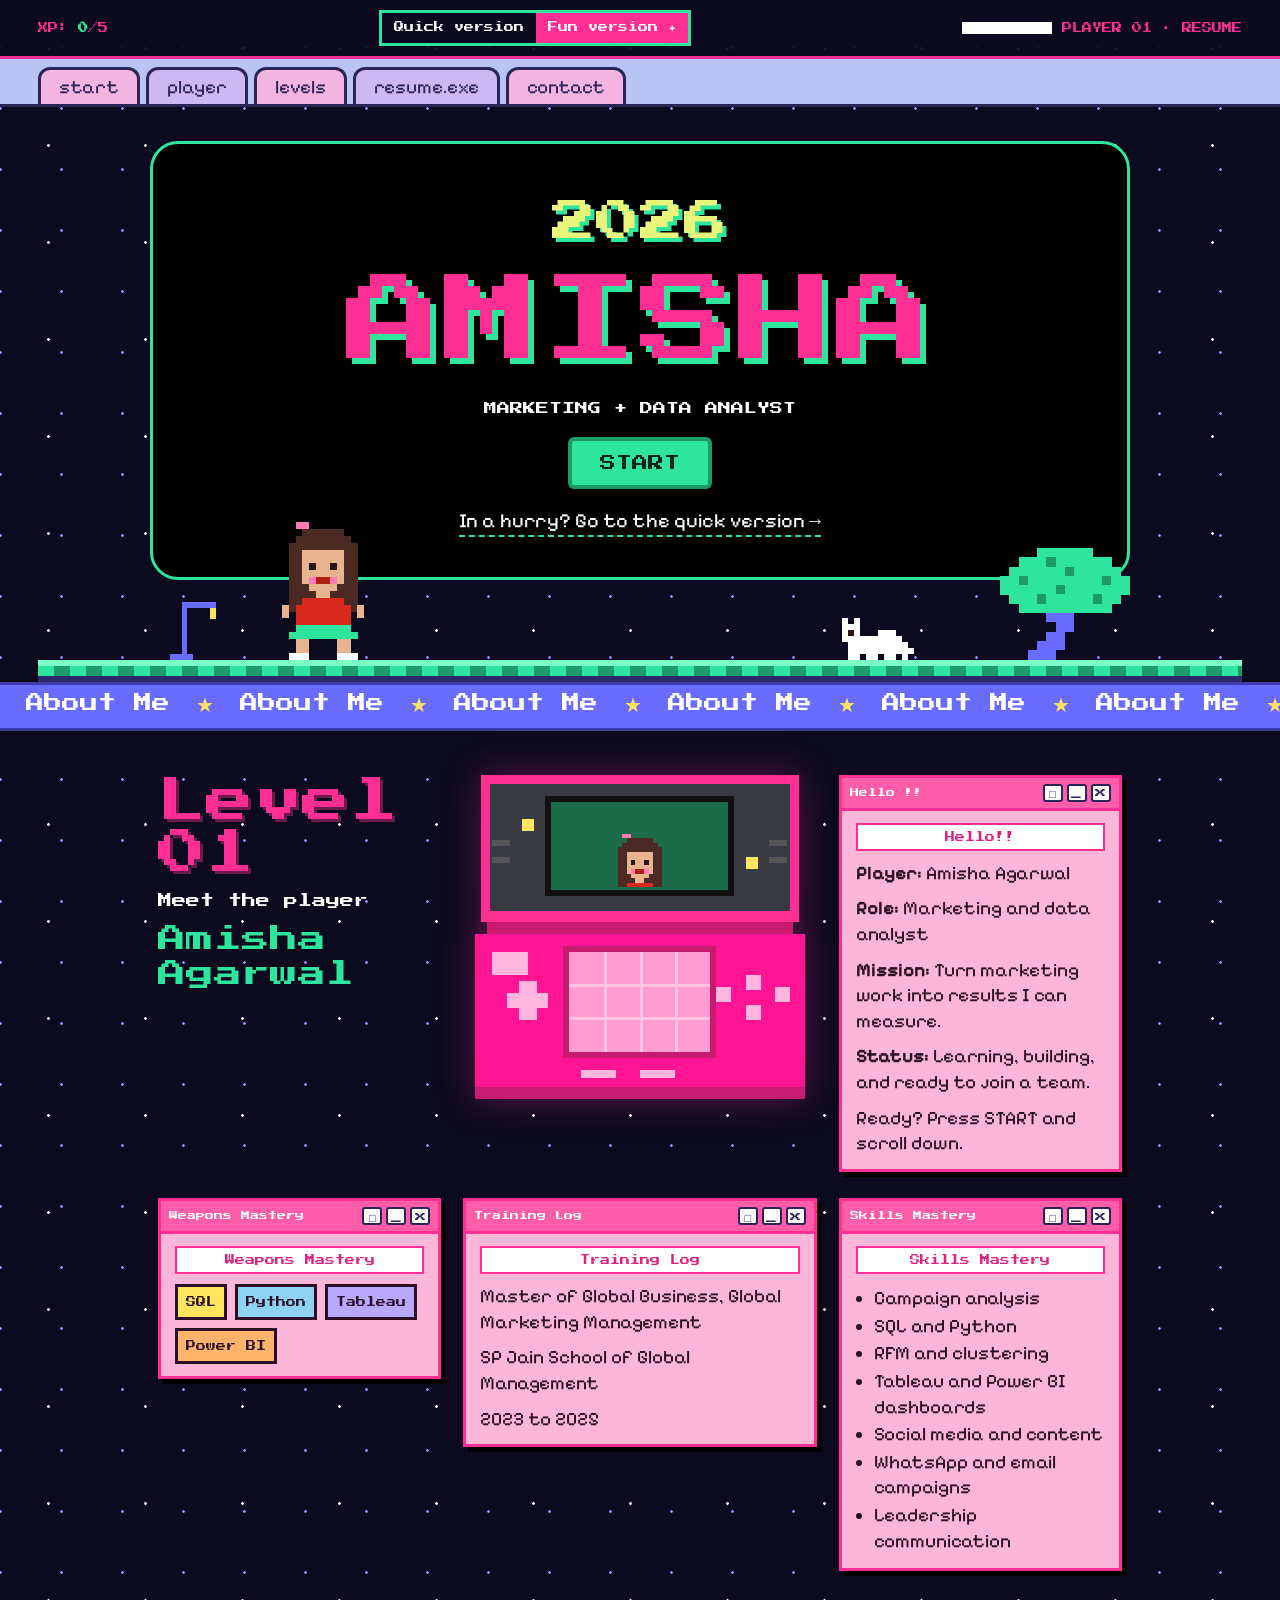
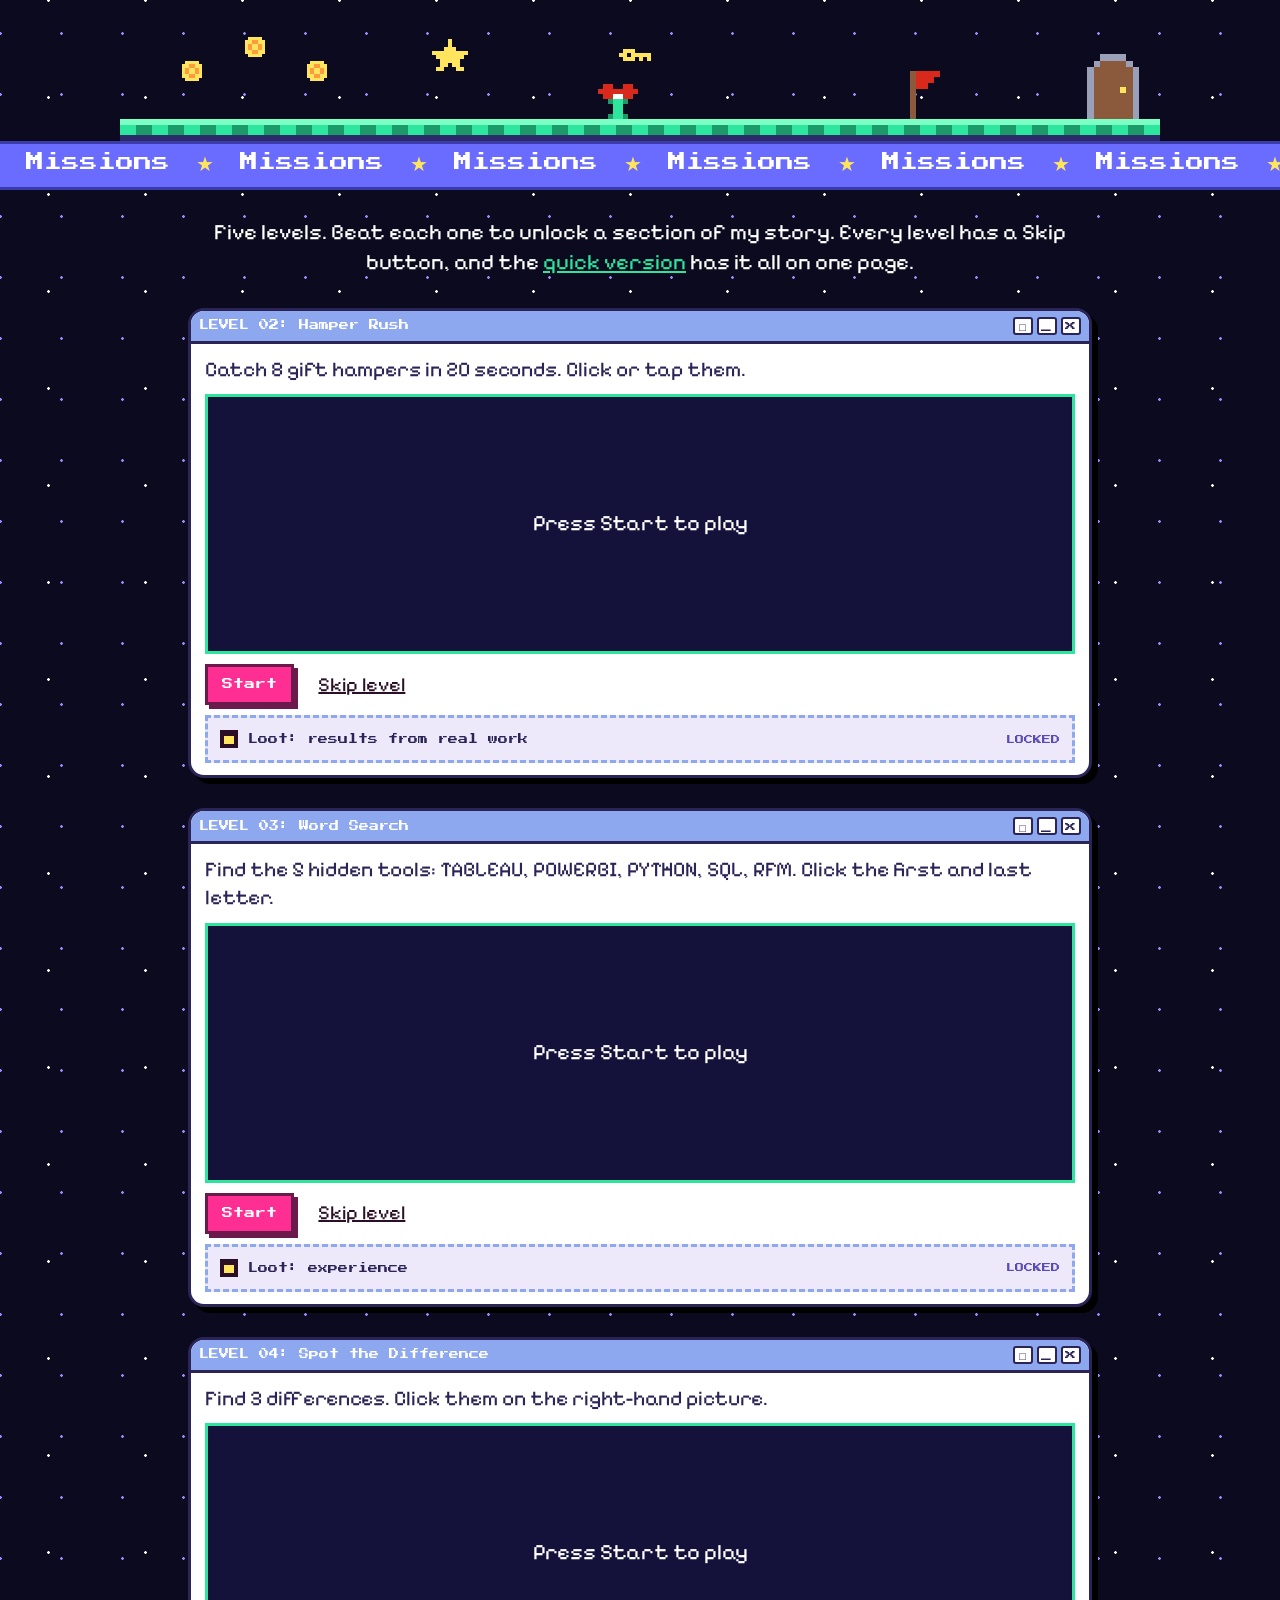
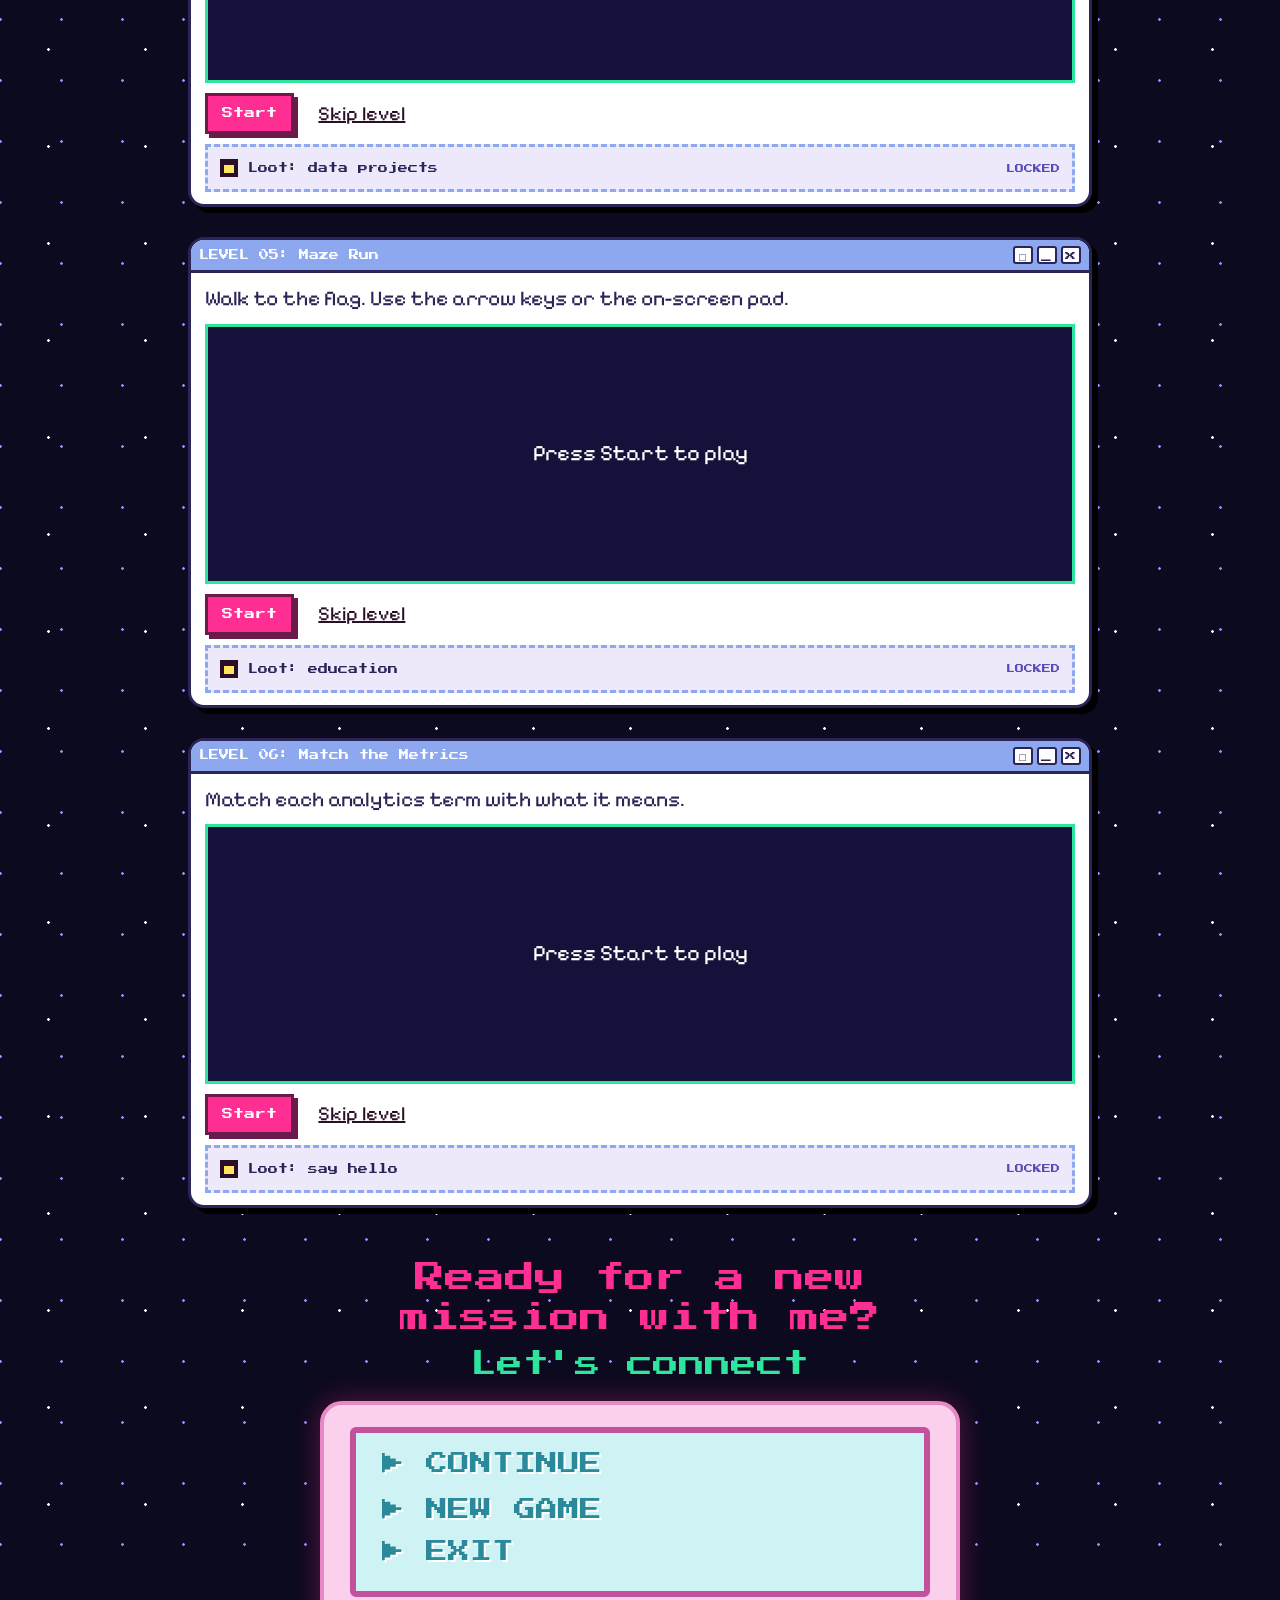
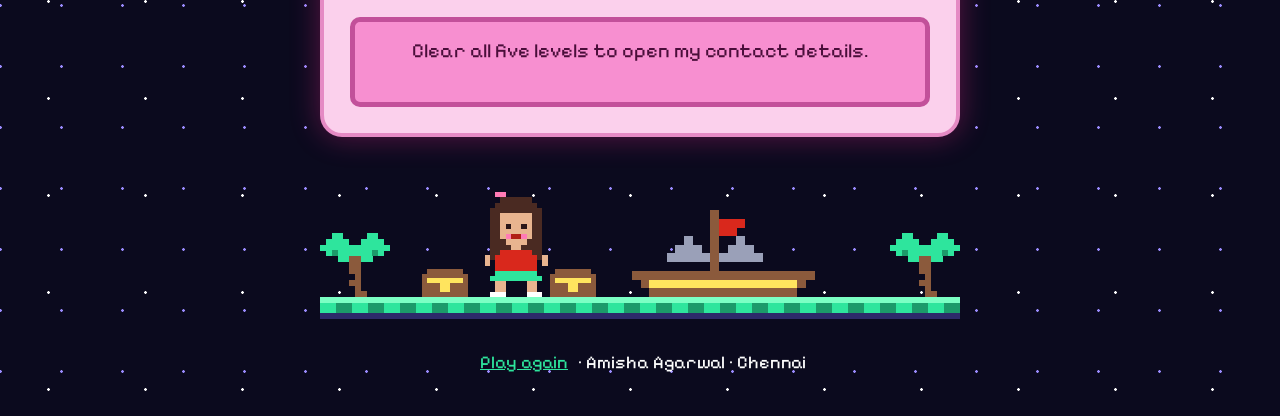
<file: docs/index.html>
<!doctype html><html lang="en"><head><meta charset="utf-8"><meta name="viewport" content="width=device-width,initial-scale=1"><title>Amisha Agarwal | Fun version</title><meta name="description" content="Play five mini games to unlock Amisha Agarwal's results, experience, projects and contact details."><link rel="preconnect" href="https://fonts.googleapis.com"><link rel="preconnect" href="https://fonts.gstatic.com" crossorigin><link rel="stylesheet" href="https://fonts.googleapis.com/css2?family=Press+Start+2P&family=Pixelify+Sans:wght@400;600&display=swap"><link rel="stylesheet" href="play.css"></head><body>
<header class="hud"><span class="xp">XP: <b id="xp">0</b>/5</span><div class="seg" role="group" aria-label="Choose a version"><a href="quick.html">Quick version</a><a href="index.html" aria-current="page">Fun version ✦</a></div><div class="hp"><span class="hpb" id="hp"><i></i></span><a class="rsm" href="resume.html">PLAYER 01 · RESUME</a></div></header>
<nav class="tabs" aria-label="Page tabs"><a href="#top">start</a><a href="#lv0">player</a><a href="#levels">levels</a><a href="resume.html">resume.exe</a><a href="#contact">contact</a></nav>
<section class="title" id="top"><div class="tbox"><p class="yr">2026</p><h1>AMISHA</h1><p class="sub">MARKETING + DATA ANALYST</p><a class="go" href="#lv0">START</a><a class="quick" href="quick.html">In a hurry? Go to the quick version &rarr;</a></div><div class="gnd1"><span class="lamp"><svg class="sp " viewBox="0 0 8 10" xmlns="http://www.w3.org/2000/svg" shape-rendering="crispEdges" aria-hidden="true"><rect x="2" y="0" width="1.02" height="1.02" fill="#6A6BFF"/><rect x="3" y="0" width="1.02" height="1.02" fill="#6A6BFF"/><rect x="4" y="0" width="1.02" height="1.02" fill="#6A6BFF"/><rect x="5" y="0" width="1.02" height="1.02" fill="#6A6BFF"/><rect x="6" y="0" width="1.02" height="1.02" fill="#6A6BFF"/><rect x="7" y="0" width="1.02" height="1.02" fill="#6A6BFF"/><rect x="2" y="1" width="1.02" height="1.02" fill="#6A6BFF"/><rect x="7" y="1" width="1.02" height="1.02" fill="#FFE45E"/><rect x="2" y="2" width="1.02" height="1.02" fill="#6A6BFF"/><rect x="7" y="2" width="1.02" height="1.02" fill="#FFE45E"/><rect x="2" y="3" width="1.02" height="1.02" fill="#6A6BFF"/><rect x="2" y="4" width="1.02" height="1.02" fill="#6A6BFF"/><rect x="2" y="5" width="1.02" height="1.02" fill="#6A6BFF"/><rect x="2" y="6" width="1.02" height="1.02" fill="#6A6BFF"/><rect x="2" y="7" width="1.02" height="1.02" fill="#6A6BFF"/><rect x="2" y="8" width="1.02" height="1.02" fill="#6A6BFF"/><rect x="0" y="9" width="1.02" height="1.02" fill="#6A6BFF"/><rect x="1" y="9" width="1.02" height="1.02" fill="#6A6BFF"/><rect x="2" y="9" width="1.02" height="1.02" fill="#6A6BFF"/><rect x="3" y="9" width="1.02" height="1.02" fill="#6A6BFF"/></svg></span><span class="girl1"><svg class="sp " viewBox="0 0 16 20" xmlns="http://www.w3.org/2000/svg" shape-rendering="crispEdges" aria-hidden="true"><rect x="4" y="0" width="1.02" height="1.02" fill="#FF7BB5"/><rect x="5" y="0" width="1.02" height="1.02" fill="#FF7BB5"/><rect x="5" y="1" width="1.02" height="1.02" fill="#4A2A22"/><rect x="6" y="1" width="1.02" height="1.02" fill="#4A2A22"/><rect x="7" y="1" width="1.02" height="1.02" fill="#4A2A22"/><rect x="8" y="1" width="1.02" height="1.02" fill="#4A2A22"/><rect x="9" y="1" width="1.02" height="1.02" fill="#4A2A22"/><rect x="10" y="1" width="1.02" height="1.02" fill="#4A2A22"/><rect x="4" y="2" width="1.02" height="1.02" fill="#4A2A22"/><rect x="5" y="2" width="1.02" height="1.02" fill="#4A2A22"/><rect x="6" y="2" width="1.02" height="1.02" fill="#4A2A22"/><rect x="7" y="2" width="1.02" height="1.02" fill="#4A2A22"/><rect x="8" y="2" width="1.02" height="1.02" fill="#4A2A22"/><rect x="9" y="2" width="1.02" height="1.02" fill="#4A2A22"/><rect x="10" y="2" width="1.02" height="1.02" fill="#4A2A22"/><rect x="11" y="2" width="1.02" height="1.02" fill="#4A2A22"/><rect x="3" y="3" width="1.02" height="1.02" fill="#4A2A22"/><rect x="4" y="3" width="1.02" height="1.02" fill="#4A2A22"/><rect x="5" y="3" width="1.02" height="1.02" fill="#4A2A22"/><rect x="6" y="3" width="1.02" height="1.02" fill="#4A2A22"/><rect x="7" y="3" width="1.02" height="1.02" fill="#4A2A22"/><rect x="8" y="3" width="1.02" height="1.02" fill="#4A2A22"/><rect x="9" y="3" width="1.02" height="1.02" fill="#4A2A22"/><rect x="10" y="3" width="1.02" height="1.02" fill="#4A2A22"/><rect x="11" y="3" width="1.02" height="1.02" fill="#4A2A22"/><rect x="12" y="3" width="1.02" height="1.02" fill="#4A2A22"/><rect x="3" y="4" width="1.02" height="1.02" fill="#4A2A22"/><rect x="4" y="4" width="1.02" height="1.02" fill="#4A2A22"/><rect x="5" y="4" width="1.02" height="1.02" fill="#E8B48F"/><rect x="6" y="4" width="1.02" height="1.02" fill="#E8B48F"/><rect x="7" y="4" width="1.02" height="1.02" fill="#E8B48F"/><rect x="8" y="4" width="1.02" height="1.02" fill="#E8B48F"/><rect x="9" y="4" width="1.02" height="1.02" fill="#E8B48F"/><rect x="10" y="4" width="1.02" height="1.02" fill="#E8B48F"/><rect x="11" y="4" width="1.02" height="1.02" fill="#4A2A22"/><rect x="12" y="4" width="1.02" height="1.02" fill="#4A2A22"/><rect x="3" y="5" width="1.02" height="1.02" fill="#4A2A22"/><rect x="4" y="5" width="1.02" height="1.02" fill="#4A2A22"/><rect x="5" y="5" width="1.02" height="1.02" fill="#E8B48F"/><rect x="6" y="5" width="1.02" height="1.02" fill="#E8B48F"/><rect x="7" y="5" width="1.02" height="1.02" fill="#E8B48F"/><rect x="8" y="5" width="1.02" height="1.02" fill="#E8B48F"/><rect x="9" y="5" width="1.02" height="1.02" fill="#E8B48F"/><rect x="10" y="5" width="1.02" height="1.02" fill="#E8B48F"/><rect x="11" y="5" width="1.02" height="1.02" fill="#4A2A22"/><rect x="12" y="5" width="1.02" height="1.02" fill="#4A2A22"/><rect x="3" y="6" width="1.02" height="1.02" fill="#4A2A22"/><rect x="4" y="6" width="1.02" height="1.02" fill="#4A2A22"/><rect x="5" y="6" width="1.02" height="1.02" fill="#E8B48F"/><rect x="6" y="6" width="1.02" height="1.02" fill="#2A1618"/><rect x="7" y="6" width="1.02" height="1.02" fill="#E8B48F"/><rect x="8" y="6" width="1.02" height="1.02" fill="#E8B48F"/><rect x="9" y="6" width="1.02" height="1.02" fill="#2A1618"/><rect x="10" y="6" width="1.02" height="1.02" fill="#E8B48F"/><rect x="11" y="6" width="1.02" height="1.02" fill="#4A2A22"/><rect x="12" y="6" width="1.02" height="1.02" fill="#4A2A22"/><rect x="3" y="7" width="1.02" height="1.02" fill="#4A2A22"/><rect x="4" y="7" width="1.02" height="1.02" fill="#4A2A22"/><rect x="5" y="7" width="1.02" height="1.02" fill="#E8B48F"/><rect x="6" y="7" width="1.02" height="1.02" fill="#E8B48F"/><rect x="7" y="7" width="1.02" height="1.02" fill="#E8B48F"/><rect x="8" y="7" width="1.02" height="1.02" fill="#E8B48F"/><rect x="9" y="7" width="1.02" height="1.02" fill="#E8B48F"/><rect x="10" y="7" width="1.02" height="1.02" fill="#E8B48F"/><rect x="11" y="7" width="1.02" height="1.02" fill="#4A2A22"/><rect x="12" y="7" width="1.02" height="1.02" fill="#4A2A22"/><rect x="3" y="8" width="1.02" height="1.02" fill="#4A2A22"/><rect x="4" y="8" width="1.02" height="1.02" fill="#4A2A22"/><rect x="5" y="8" width="1.02" height="1.02" fill="#E8B48F"/><rect x="6" y="8" width="1.02" height="1.02" fill="#FF7BB5"/><rect x="7" y="8" width="1.02" height="1.02" fill="#B01E14"/><rect x="8" y="8" width="1.02" height="1.02" fill="#B01E14"/><rect x="9" y="8" width="1.02" height="1.02" fill="#FF7BB5"/><rect x="10" y="8" width="1.02" height="1.02" fill="#E8B48F"/><rect x="11" y="8" width="1.02" height="1.02" fill="#4A2A22"/><rect x="12" y="8" width="1.02" height="1.02" fill="#4A2A22"/><rect x="3" y="9" width="1.02" height="1.02" fill="#4A2A22"/><rect x="4" y="9" width="1.02" height="1.02" fill="#4A2A22"/><rect x="5" y="9" width="1.02" height="1.02" fill="#4A2A22"/><rect x="6" y="9" width="1.02" height="1.02" fill="#E8B48F"/><rect x="7" y="9" width="1.02" height="1.02" fill="#E8B48F"/><rect x="8" y="9" width="1.02" height="1.02" fill="#E8B48F"/><rect x="9" y="9" width="1.02" height="1.02" fill="#E8B48F"/><rect x="10" y="9" width="1.02" height="1.02" fill="#4A2A22"/><rect x="11" y="9" width="1.02" height="1.02" fill="#4A2A22"/><rect x="12" y="9" width="1.02" height="1.02" fill="#4A2A22"/><rect x="3" y="10" width="1.02" height="1.02" fill="#4A2A22"/><rect x="4" y="10" width="1.02" height="1.02" fill="#4A2A22"/><rect x="5" y="10" width="1.02" height="1.02" fill="#4A2A22"/><rect x="6" y="10" width="1.02" height="1.02" fill="#4A2A22"/><rect x="7" y="10" width="1.02" height="1.02" fill="#E8B48F"/><rect x="8" y="10" width="1.02" height="1.02" fill="#E8B48F"/><rect x="9" y="10" width="1.02" height="1.02" fill="#4A2A22"/><rect x="10" y="10" width="1.02" height="1.02" fill="#4A2A22"/><rect x="11" y="10" width="1.02" height="1.02" fill="#4A2A22"/><rect x="12" y="10" width="1.02" height="1.02" fill="#4A2A22"/><rect x="3" y="11" width="1.02" height="1.02" fill="#4A2A22"/><rect x="4" y="11" width="1.02" height="1.02" fill="#4A2A22"/><rect x="5" y="11" width="1.02" height="1.02" fill="#D9281C"/><rect x="6" y="11" width="1.02" height="1.02" fill="#D9281C"/><rect x="7" y="11" width="1.02" height="1.02" fill="#D9281C"/><rect x="8" y="11" width="1.02" height="1.02" fill="#D9281C"/><rect x="9" y="11" width="1.02" height="1.02" fill="#D9281C"/><rect x="10" y="11" width="1.02" height="1.02" fill="#D9281C"/><rect x="11" y="11" width="1.02" height="1.02" fill="#4A2A22"/><rect x="12" y="11" width="1.02" height="1.02" fill="#4A2A22"/><rect x="2" y="12" width="1.02" height="1.02" fill="#E8B48F"/><rect x="3" y="12" width="1.02" height="1.02" fill="#4A2A22"/><rect x="4" y="12" width="1.02" height="1.02" fill="#D9281C"/><rect x="5" y="12" width="1.02" height="1.02" fill="#D9281C"/><rect x="6" y="12" width="1.02" height="1.02" fill="#D9281C"/><rect x="7" y="12" width="1.02" height="1.02" fill="#D9281C"/><rect x="8" y="12" width="1.02" height="1.02" fill="#D9281C"/><rect x="9" y="12" width="1.02" height="1.02" fill="#D9281C"/><rect x="10" y="12" width="1.02" height="1.02" fill="#D9281C"/><rect x="11" y="12" width="1.02" height="1.02" fill="#D9281C"/><rect x="12" y="12" width="1.02" height="1.02" fill="#4A2A22"/><rect x="13" y="12" width="1.02" height="1.02" fill="#E8B48F"/><rect x="2" y="13" width="1.02" height="1.02" fill="#E8B48F"/><rect x="4" y="13" width="1.02" height="1.02" fill="#D9281C"/><rect x="5" y="13" width="1.02" height="1.02" fill="#D9281C"/><rect x="6" y="13" width="1.02" height="1.02" fill="#D9281C"/><rect x="7" y="13" width="1.02" height="1.02" fill="#D9281C"/><rect x="8" y="13" width="1.02" height="1.02" fill="#D9281C"/><rect x="9" y="13" width="1.02" height="1.02" fill="#D9281C"/><rect x="10" y="13" width="1.02" height="1.02" fill="#D9281C"/><rect x="11" y="13" width="1.02" height="1.02" fill="#D9281C"/><rect x="13" y="13" width="1.02" height="1.02" fill="#E8B48F"/><rect x="4" y="14" width="1.02" height="1.02" fill="#D9281C"/><rect x="5" y="14" width="1.02" height="1.02" fill="#D9281C"/><rect x="6" y="14" width="1.02" height="1.02" fill="#D9281C"/><rect x="7" y="14" width="1.02" height="1.02" fill="#D9281C"/><rect x="8" y="14" width="1.02" height="1.02" fill="#D9281C"/><rect x="9" y="14" width="1.02" height="1.02" fill="#D9281C"/><rect x="10" y="14" width="1.02" height="1.02" fill="#D9281C"/><rect x="11" y="14" width="1.02" height="1.02" fill="#D9281C"/><rect x="4" y="15" width="1.02" height="1.02" fill="#2EE59D"/><rect x="5" y="15" width="1.02" height="1.02" fill="#2EE59D"/><rect x="6" y="15" width="1.02" height="1.02" fill="#2EE59D"/><rect x="7" y="15" width="1.02" height="1.02" fill="#2EE59D"/><rect x="8" y="15" width="1.02" height="1.02" fill="#2EE59D"/><rect x="9" y="15" width="1.02" height="1.02" fill="#2EE59D"/><rect x="10" y="15" width="1.02" height="1.02" fill="#2EE59D"/><rect x="11" y="15" width="1.02" height="1.02" fill="#2EE59D"/><rect x="3" y="16" width="1.02" height="1.02" fill="#2EE59D"/><rect x="4" y="16" width="1.02" height="1.02" fill="#2EE59D"/><rect x="5" y="16" width="1.02" height="1.02" fill="#2EE59D"/><rect x="6" y="16" width="1.02" height="1.02" fill="#2EE59D"/><rect x="7" y="16" width="1.02" height="1.02" fill="#2EE59D"/><rect x="8" y="16" width="1.02" height="1.02" fill="#2EE59D"/><rect x="9" y="16" width="1.02" height="1.02" fill="#2EE59D"/><rect x="10" y="16" width="1.02" height="1.02" fill="#2EE59D"/><rect x="11" y="16" width="1.02" height="1.02" fill="#2EE59D"/><rect x="12" y="16" width="1.02" height="1.02" fill="#2EE59D"/><rect x="4" y="17" width="1.02" height="1.02" fill="#E8B48F"/><rect x="5" y="17" width="1.02" height="1.02" fill="#E8B48F"/><rect x="10" y="17" width="1.02" height="1.02" fill="#E8B48F"/><rect x="11" y="17" width="1.02" height="1.02" fill="#E8B48F"/><rect x="4" y="18" width="1.02" height="1.02" fill="#E8B48F"/><rect x="5" y="18" width="1.02" height="1.02" fill="#E8B48F"/><rect x="10" y="18" width="1.02" height="1.02" fill="#E8B48F"/><rect x="11" y="18" width="1.02" height="1.02" fill="#E8B48F"/><rect x="3" y="19" width="1.02" height="1.02" fill="#FFFFFF"/><rect x="4" y="19" width="1.02" height="1.02" fill="#FFFFFF"/><rect x="5" y="19" width="1.02" height="1.02" fill="#FFFFFF"/><rect x="10" y="19" width="1.02" height="1.02" fill="#FFFFFF"/><rect x="11" y="19" width="1.02" height="1.02" fill="#FFFFFF"/><rect x="12" y="19" width="1.02" height="1.02" fill="#FFFFFF"/></svg></span><span class="cat"><svg class="sp " viewBox="0 0 12 7" xmlns="http://www.w3.org/2000/svg" shape-rendering="crispEdges" aria-hidden="true"><rect x="0" y="0" width="1.02" height="1.02" fill="#FFFFFF"/><rect x="2" y="0" width="1.02" height="1.02" fill="#FFFFFF"/><rect x="0" y="1" width="1.02" height="1.02" fill="#FFFFFF"/><rect x="1" y="1" width="1.02" height="1.02" fill="#FFFFFF"/><rect x="2" y="1" width="1.02" height="1.02" fill="#FFFFFF"/><rect x="0" y="2" width="1.02" height="1.02" fill="#FFFFFF"/><rect x="1" y="2" width="1.02" height="1.02" fill="#2A1618"/><rect x="2" y="2" width="1.02" height="1.02" fill="#FFFFFF"/><rect x="6" y="2" width="1.02" height="1.02" fill="#FFFFFF"/><rect x="7" y="2" width="1.02" height="1.02" fill="#FFFFFF"/><rect x="8" y="2" width="1.02" height="1.02" fill="#FFFFFF"/><rect x="0" y="3" width="1.02" height="1.02" fill="#FFFFFF"/><rect x="1" y="3" width="1.02" height="1.02" fill="#FFFFFF"/><rect x="2" y="3" width="1.02" height="1.02" fill="#FFFFFF"/><rect x="3" y="3" width="1.02" height="1.02" fill="#FFFFFF"/><rect x="4" y="3" width="1.02" height="1.02" fill="#FFFFFF"/><rect x="5" y="3" width="1.02" height="1.02" fill="#FFFFFF"/><rect x="6" y="3" width="1.02" height="1.02" fill="#FFFFFF"/><rect x="7" y="3" width="1.02" height="1.02" fill="#FFFFFF"/><rect x="8" y="3" width="1.02" height="1.02" fill="#FFFFFF"/><rect x="9" y="3" width="1.02" height="1.02" fill="#FFFFFF"/><rect x="1" y="4" width="1.02" height="1.02" fill="#FFFFFF"/><rect x="2" y="4" width="1.02" height="1.02" fill="#FFFFFF"/><rect x="3" y="4" width="1.02" height="1.02" fill="#FFFFFF"/><rect x="4" y="4" width="1.02" height="1.02" fill="#FFFFFF"/><rect x="5" y="4" width="1.02" height="1.02" fill="#FFFFFF"/><rect x="6" y="4" width="1.02" height="1.02" fill="#FFFFFF"/><rect x="7" y="4" width="1.02" height="1.02" fill="#FFFFFF"/><rect x="8" y="4" width="1.02" height="1.02" fill="#FFFFFF"/><rect x="9" y="4" width="1.02" height="1.02" fill="#FFFFFF"/><rect x="10" y="4" width="1.02" height="1.02" fill="#FFFFFF"/><rect x="1" y="5" width="1.02" height="1.02" fill="#FFFFFF"/><rect x="2" y="5" width="1.02" height="1.02" fill="#FFFFFF"/><rect x="3" y="5" width="1.02" height="1.02" fill="#FFFFFF"/><rect x="4" y="5" width="1.02" height="1.02" fill="#FFFFFF"/><rect x="5" y="5" width="1.02" height="1.02" fill="#FFFFFF"/><rect x="6" y="5" width="1.02" height="1.02" fill="#FFFFFF"/><rect x="7" y="5" width="1.02" height="1.02" fill="#FFFFFF"/><rect x="8" y="5" width="1.02" height="1.02" fill="#FFFFFF"/><rect x="9" y="5" width="1.02" height="1.02" fill="#FFFFFF"/><rect x="10" y="5" width="1.02" height="1.02" fill="#FFFFFF"/><rect x="11" y="5" width="1.02" height="1.02" fill="#FFFFFF"/><rect x="1" y="6" width="1.02" height="1.02" fill="#FFFFFF"/><rect x="2" y="6" width="1.02" height="1.02" fill="#FFFFFF"/><rect x="4" y="6" width="1.02" height="1.02" fill="#FFFFFF"/><rect x="5" y="6" width="1.02" height="1.02" fill="#FFFFFF"/><rect x="7" y="6" width="1.02" height="1.02" fill="#FFFFFF"/><rect x="8" y="6" width="1.02" height="1.02" fill="#FFFFFF"/><rect x="10" y="6" width="1.02" height="1.02" fill="#FFFFFF"/></svg></span><span class="tree"><svg class="sp " viewBox="0 0 14 12" xmlns="http://www.w3.org/2000/svg" shape-rendering="crispEdges" aria-hidden="true"><rect x="4" y="0" width="1.02" height="1.02" fill="#2EE59D"/><rect x="5" y="0" width="1.02" height="1.02" fill="#2EE59D"/><rect x="6" y="0" width="1.02" height="1.02" fill="#2EE59D"/><rect x="7" y="0" width="1.02" height="1.02" fill="#2EE59D"/><rect x="8" y="0" width="1.02" height="1.02" fill="#2EE59D"/><rect x="9" y="0" width="1.02" height="1.02" fill="#2EE59D"/><rect x="2" y="1" width="1.02" height="1.02" fill="#2EE59D"/><rect x="3" y="1" width="1.02" height="1.02" fill="#2EE59D"/><rect x="4" y="1" width="1.02" height="1.02" fill="#2EE59D"/><rect x="5" y="1" width="1.02" height="1.02" fill="#1C9A6A"/><rect x="6" y="1" width="1.02" height="1.02" fill="#2EE59D"/><rect x="7" y="1" width="1.02" height="1.02" fill="#2EE59D"/><rect x="8" y="1" width="1.02" height="1.02" fill="#2EE59D"/><rect x="9" y="1" width="1.02" height="1.02" fill="#2EE59D"/><rect x="10" y="1" width="1.02" height="1.02" fill="#2EE59D"/><rect x="11" y="1" width="1.02" height="1.02" fill="#2EE59D"/><rect x="1" y="2" width="1.02" height="1.02" fill="#2EE59D"/><rect x="2" y="2" width="1.02" height="1.02" fill="#2EE59D"/><rect x="3" y="2" width="1.02" height="1.02" fill="#2EE59D"/><rect x="4" y="2" width="1.02" height="1.02" fill="#2EE59D"/><rect x="5" y="2" width="1.02" height="1.02" fill="#2EE59D"/><rect x="6" y="2" width="1.02" height="1.02" fill="#2EE59D"/><rect x="7" y="2" width="1.02" height="1.02" fill="#1C9A6A"/><rect x="8" y="2" width="1.02" height="1.02" fill="#2EE59D"/><rect x="9" y="2" width="1.02" height="1.02" fill="#2EE59D"/><rect x="10" y="2" width="1.02" height="1.02" fill="#2EE59D"/><rect x="11" y="2" width="1.02" height="1.02" fill="#2EE59D"/><rect x="12" y="2" width="1.02" height="1.02" fill="#2EE59D"/><rect x="0" y="3" width="1.02" height="1.02" fill="#2EE59D"/><rect x="1" y="3" width="1.02" height="1.02" fill="#2EE59D"/><rect x="2" y="3" width="1.02" height="1.02" fill="#1C9A6A"/><rect x="3" y="3" width="1.02" height="1.02" fill="#2EE59D"/><rect x="4" y="3" width="1.02" height="1.02" fill="#2EE59D"/><rect x="5" y="3" width="1.02" height="1.02" fill="#2EE59D"/><rect x="6" y="3" width="1.02" height="1.02" fill="#2EE59D"/><rect x="7" y="3" width="1.02" height="1.02" fill="#2EE59D"/><rect x="8" y="3" width="1.02" height="1.02" fill="#2EE59D"/><rect x="9" y="3" width="1.02" height="1.02" fill="#2EE59D"/><rect x="10" y="3" width="1.02" height="1.02" fill="#2EE59D"/><rect x="11" y="3" width="1.02" height="1.02" fill="#1C9A6A"/><rect x="12" y="3" width="1.02" height="1.02" fill="#2EE59D"/><rect x="13" y="3" width="1.02" height="1.02" fill="#2EE59D"/><rect x="0" y="4" width="1.02" height="1.02" fill="#2EE59D"/><rect x="1" y="4" width="1.02" height="1.02" fill="#2EE59D"/><rect x="2" y="4" width="1.02" height="1.02" fill="#2EE59D"/><rect x="3" y="4" width="1.02" height="1.02" fill="#2EE59D"/><rect x="4" y="4" width="1.02" height="1.02" fill="#2EE59D"/><rect x="5" y="4" width="1.02" height="1.02" fill="#2EE59D"/><rect x="6" y="4" width="1.02" height="1.02" fill="#1C9A6A"/><rect x="7" y="4" width="1.02" height="1.02" fill="#2EE59D"/><rect x="8" y="4" width="1.02" height="1.02" fill="#2EE59D"/><rect x="9" y="4" width="1.02" height="1.02" fill="#2EE59D"/><rect x="10" y="4" width="1.02" height="1.02" fill="#2EE59D"/><rect x="11" y="4" width="1.02" height="1.02" fill="#2EE59D"/><rect x="12" y="4" width="1.02" height="1.02" fill="#2EE59D"/><rect x="13" y="4" width="1.02" height="1.02" fill="#2EE59D"/><rect x="1" y="5" width="1.02" height="1.02" fill="#2EE59D"/><rect x="2" y="5" width="1.02" height="1.02" fill="#2EE59D"/><rect x="3" y="5" width="1.02" height="1.02" fill="#2EE59D"/><rect x="4" y="5" width="1.02" height="1.02" fill="#1C9A6A"/><rect x="5" y="5" width="1.02" height="1.02" fill="#2EE59D"/><rect x="6" y="5" width="1.02" height="1.02" fill="#2EE59D"/><rect x="7" y="5" width="1.02" height="1.02" fill="#2EE59D"/><rect x="8" y="5" width="1.02" height="1.02" fill="#2EE59D"/><rect x="9" y="5" width="1.02" height="1.02" fill="#2EE59D"/><rect x="10" y="5" width="1.02" height="1.02" fill="#1C9A6A"/><rect x="11" y="5" width="1.02" height="1.02" fill="#2EE59D"/><rect x="12" y="5" width="1.02" height="1.02" fill="#2EE59D"/><rect x="2" y="6" width="1.02" height="1.02" fill="#2EE59D"/><rect x="3" y="6" width="1.02" height="1.02" fill="#2EE59D"/><rect x="4" y="6" width="1.02" height="1.02" fill="#2EE59D"/><rect x="5" y="6" width="1.02" height="1.02" fill="#2EE59D"/><rect x="6" y="6" width="1.02" height="1.02" fill="#2EE59D"/><rect x="7" y="6" width="1.02" height="1.02" fill="#2EE59D"/><rect x="8" y="6" width="1.02" height="1.02" fill="#2EE59D"/><rect x="9" y="6" width="1.02" height="1.02" fill="#2EE59D"/><rect x="10" y="6" width="1.02" height="1.02" fill="#2EE59D"/><rect x="11" y="6" width="1.02" height="1.02" fill="#2EE59D"/><rect x="5" y="7" width="1.02" height="1.02" fill="#6A6BFF"/><rect x="6" y="7" width="1.02" height="1.02" fill="#6A6BFF"/><rect x="7" y="7" width="1.02" height="1.02" fill="#6A6BFF"/><rect x="6" y="8" width="1.02" height="1.02" fill="#6A6BFF"/><rect x="7" y="8" width="1.02" height="1.02" fill="#6A6BFF"/><rect x="5" y="9" width="1.02" height="1.02" fill="#6A6BFF"/><rect x="6" y="9" width="1.02" height="1.02" fill="#6A6BFF"/><rect x="4" y="10" width="1.02" height="1.02" fill="#6A6BFF"/><rect x="5" y="10" width="1.02" height="1.02" fill="#6A6BFF"/><rect x="6" y="10" width="1.02" height="1.02" fill="#6A6BFF"/><rect x="3" y="11" width="1.02" height="1.02" fill="#6A6BFF"/><rect x="4" y="11" width="1.02" height="1.02" fill="#6A6BFF"/><rect x="5" y="11" width="1.02" height="1.02" fill="#6A6BFF"/></svg></span></div><div class="turf"></div></section>
<div class="marq" aria-hidden="true"><div class="track"><span>About Me</span><em>★</em><span>About Me</span><em>★</em><span>About Me</span><em>★</em><span>About Me</span><em>★</em><span>About Me</span><em>★</em><span>About Me</span><em>★</em><span>About Me</span><em>★</em><span>About Me</span><em>★</em><span>About Me</span><em>★</em><span>About Me</span><em>★</em><span>About Me</span><em>★</em><span>About Me</span><em>★</em><span>About Me</span><em>★</em><span>About Me</span><em>★</em></div></div>
<section class="meet" id="lv0"><div class="mh"><h2>Level<br>01</h2><p class="mt">Meet the player</p><p class="mn">Amisha<br>Agarwal</p></div><div class="mc"><svg class="console" viewBox="0 0 120 112" shape-rendering="crispEdges" role="img" aria-label="Pink handheld game console showing a pixel portrait of Amisha"><rect x="6" y="0" width="108" height="50" fill="#FF2E93"/><rect x="9" y="3" width="102" height="43" fill="#3A3A44"/><rect x="28" y="7" width="64" height="34" fill="#111"/><rect x="30" y="9" width="60" height="30" fill="#1C6B4A"/><svg x="48" y="10" width="24" height="28" viewBox="0 0 16 12" preserveAspectRatio="xMidYMax meet"><rect x="4" y="0" width="1.02" height="1.02" fill="#FF7BB5"/><rect x="5" y="0" width="1.02" height="1.02" fill="#FF7BB5"/><rect x="5" y="1" width="1.02" height="1.02" fill="#4A2A22"/><rect x="6" y="1" width="1.02" height="1.02" fill="#4A2A22"/><rect x="7" y="1" width="1.02" height="1.02" fill="#4A2A22"/><rect x="8" y="1" width="1.02" height="1.02" fill="#4A2A22"/><rect x="9" y="1" width="1.02" height="1.02" fill="#4A2A22"/><rect x="10" y="1" width="1.02" height="1.02" fill="#4A2A22"/><rect x="4" y="2" width="1.02" height="1.02" fill="#4A2A22"/><rect x="5" y="2" width="1.02" height="1.02" fill="#4A2A22"/><rect x="6" y="2" width="1.02" height="1.02" fill="#4A2A22"/><rect x="7" y="2" width="1.02" height="1.02" fill="#4A2A22"/><rect x="8" y="2" width="1.02" height="1.02" fill="#4A2A22"/><rect x="9" y="2" width="1.02" height="1.02" fill="#4A2A22"/><rect x="10" y="2" width="1.02" height="1.02" fill="#4A2A22"/><rect x="11" y="2" width="1.02" height="1.02" fill="#4A2A22"/><rect x="3" y="3" width="1.02" height="1.02" fill="#4A2A22"/><rect x="4" y="3" width="1.02" height="1.02" fill="#4A2A22"/><rect x="5" y="3" width="1.02" height="1.02" fill="#4A2A22"/><rect x="6" y="3" width="1.02" height="1.02" fill="#4A2A22"/><rect x="7" y="3" width="1.02" height="1.02" fill="#4A2A22"/><rect x="8" y="3" width="1.02" height="1.02" fill="#4A2A22"/><rect x="9" y="3" width="1.02" height="1.02" fill="#4A2A22"/><rect x="10" y="3" width="1.02" height="1.02" fill="#4A2A22"/><rect x="11" y="3" width="1.02" height="1.02" fill="#4A2A22"/><rect x="12" y="3" width="1.02" height="1.02" fill="#4A2A22"/><rect x="3" y="4" width="1.02" height="1.02" fill="#4A2A22"/><rect x="4" y="4" width="1.02" height="1.02" fill="#4A2A22"/><rect x="5" y="4" width="1.02" height="1.02" fill="#E8B48F"/><rect x="6" y="4" width="1.02" height="1.02" fill="#E8B48F"/><rect x="7" y="4" width="1.02" height="1.02" fill="#E8B48F"/><rect x="8" y="4" width="1.02" height="1.02" fill="#E8B48F"/><rect x="9" y="4" width="1.02" height="1.02" fill="#E8B48F"/><rect x="10" y="4" width="1.02" height="1.02" fill="#E8B48F"/><rect x="11" y="4" width="1.02" height="1.02" fill="#4A2A22"/><rect x="12" y="4" width="1.02" height="1.02" fill="#4A2A22"/><rect x="3" y="5" width="1.02" height="1.02" fill="#4A2A22"/><rect x="4" y="5" width="1.02" height="1.02" fill="#4A2A22"/><rect x="5" y="5" width="1.02" height="1.02" fill="#E8B48F"/><rect x="6" y="5" width="1.02" height="1.02" fill="#E8B48F"/><rect x="7" y="5" width="1.02" height="1.02" fill="#E8B48F"/><rect x="8" y="5" width="1.02" height="1.02" fill="#E8B48F"/><rect x="9" y="5" width="1.02" height="1.02" fill="#E8B48F"/><rect x="10" y="5" width="1.02" height="1.02" fill="#E8B48F"/><rect x="11" y="5" width="1.02" height="1.02" fill="#4A2A22"/><rect x="12" y="5" width="1.02" height="1.02" fill="#4A2A22"/><rect x="3" y="6" width="1.02" height="1.02" fill="#4A2A22"/><rect x="4" y="6" width="1.02" height="1.02" fill="#4A2A22"/><rect x="5" y="6" width="1.02" height="1.02" fill="#E8B48F"/><rect x="6" y="6" width="1.02" height="1.02" fill="#2A1618"/><rect x="7" y="6" width="1.02" height="1.02" fill="#E8B48F"/><rect x="8" y="6" width="1.02" height="1.02" fill="#E8B48F"/><rect x="9" y="6" width="1.02" height="1.02" fill="#2A1618"/><rect x="10" y="6" width="1.02" height="1.02" fill="#E8B48F"/><rect x="11" y="6" width="1.02" height="1.02" fill="#4A2A22"/><rect x="12" y="6" width="1.02" height="1.02" fill="#4A2A22"/><rect x="3" y="7" width="1.02" height="1.02" fill="#4A2A22"/><rect x="4" y="7" width="1.02" height="1.02" fill="#4A2A22"/><rect x="5" y="7" width="1.02" height="1.02" fill="#E8B48F"/><rect x="6" y="7" width="1.02" height="1.02" fill="#E8B48F"/><rect x="7" y="7" width="1.02" height="1.02" fill="#E8B48F"/><rect x="8" y="7" width="1.02" height="1.02" fill="#E8B48F"/><rect x="9" y="7" width="1.02" height="1.02" fill="#E8B48F"/><rect x="10" y="7" width="1.02" height="1.02" fill="#E8B48F"/><rect x="11" y="7" width="1.02" height="1.02" fill="#4A2A22"/><rect x="12" y="7" width="1.02" height="1.02" fill="#4A2A22"/><rect x="3" y="8" width="1.02" height="1.02" fill="#4A2A22"/><rect x="4" y="8" width="1.02" height="1.02" fill="#4A2A22"/><rect x="5" y="8" width="1.02" height="1.02" fill="#E8B48F"/><rect x="6" y="8" width="1.02" height="1.02" fill="#FF7BB5"/><rect x="7" y="8" width="1.02" height="1.02" fill="#B01E14"/><rect x="8" y="8" width="1.02" height="1.02" fill="#B01E14"/><rect x="9" y="8" width="1.02" height="1.02" fill="#FF7BB5"/><rect x="10" y="8" width="1.02" height="1.02" fill="#E8B48F"/><rect x="11" y="8" width="1.02" height="1.02" fill="#4A2A22"/><rect x="12" y="8" width="1.02" height="1.02" fill="#4A2A22"/><rect x="3" y="9" width="1.02" height="1.02" fill="#4A2A22"/><rect x="4" y="9" width="1.02" height="1.02" fill="#4A2A22"/><rect x="5" y="9" width="1.02" height="1.02" fill="#4A2A22"/><rect x="6" y="9" width="1.02" height="1.02" fill="#E8B48F"/><rect x="7" y="9" width="1.02" height="1.02" fill="#E8B48F"/><rect x="8" y="9" width="1.02" height="1.02" fill="#E8B48F"/><rect x="9" y="9" width="1.02" height="1.02" fill="#E8B48F"/><rect x="10" y="9" width="1.02" height="1.02" fill="#4A2A22"/><rect x="11" y="9" width="1.02" height="1.02" fill="#4A2A22"/><rect x="12" y="9" width="1.02" height="1.02" fill="#4A2A22"/><rect x="3" y="10" width="1.02" height="1.02" fill="#4A2A22"/><rect x="4" y="10" width="1.02" height="1.02" fill="#4A2A22"/><rect x="5" y="10" width="1.02" height="1.02" fill="#4A2A22"/><rect x="6" y="10" width="1.02" height="1.02" fill="#4A2A22"/><rect x="7" y="10" width="1.02" height="1.02" fill="#E8B48F"/><rect x="8" y="10" width="1.02" height="1.02" fill="#E8B48F"/><rect x="9" y="10" width="1.02" height="1.02" fill="#4A2A22"/><rect x="10" y="10" width="1.02" height="1.02" fill="#4A2A22"/><rect x="11" y="10" width="1.02" height="1.02" fill="#4A2A22"/><rect x="12" y="10" width="1.02" height="1.02" fill="#4A2A22"/><rect x="3" y="11" width="1.02" height="1.02" fill="#4A2A22"/><rect x="4" y="11" width="1.02" height="1.02" fill="#4A2A22"/><rect x="5" y="11" width="1.02" height="1.02" fill="#D9281C"/><rect x="6" y="11" width="1.02" height="1.02" fill="#D9281C"/><rect x="7" y="11" width="1.02" height="1.02" fill="#D9281C"/><rect x="8" y="11" width="1.02" height="1.02" fill="#D9281C"/><rect x="9" y="11" width="1.02" height="1.02" fill="#D9281C"/><rect x="10" y="11" width="1.02" height="1.02" fill="#D9281C"/><rect x="11" y="11" width="1.02" height="1.02" fill="#4A2A22"/><rect x="12" y="11" width="1.02" height="1.02" fill="#4A2A22"/></svg><rect x="20" y="15" width="4" height="4" fill="#FFE45E"/><rect x="96" y="28" width="4" height="4" fill="#FFE45E"/><rect x="10" y="22" width="6" height="2" fill="#555"/><rect x="10" y="28" width="6" height="2" fill="#555"/><rect x="104" y="22" width="6" height="2" fill="#555"/><rect x="104" y="28" width="6" height="2" fill="#555"/><rect x="8" y="50" width="104" height="4" fill="#C81A6E"/><rect x="4" y="54" width="112" height="56" fill="#FF1493"/><rect x="4" y="106" width="112" height="4" fill="#C81A6E"/><rect x="34" y="58" width="52" height="38" fill="#C81A6E"/><rect x="36" y="60" width="48" height="34" fill="#FF9CD2"/><rect x="48" y="60" width="1" height="34" fill="#FFC4E4"/><rect x="60" y="60" width="1" height="34" fill="#FFC4E4"/><rect x="72" y="60" width="1" height="34" fill="#FFC4E4"/><rect x="36" y="71" width="48" height="1" fill="#FFC4E4"/><rect x="36" y="82" width="48" height="1" fill="#FFC4E4"/><rect x="15" y="74" width="14" height="5" fill="#FFB6DE"/><rect x="19" y="70" width="6" height="13" fill="#FFB6DE"/><rect x="10" y="60" width="12" height="8" fill="#FFB6DE"/><rect x="96" y="68" width="5" height="5" fill="#FFB6DE"/><rect x="106" y="72" width="5" height="5" fill="#FFB6DE"/><rect x="96" y="78" width="5" height="5" fill="#FFB6DE"/><rect x="86" y="72" width="5" height="5" fill="#FFB6DE"/><rect x="40" y="100" width="12" height="3" fill="#FFB6DE"/><rect x="60" y="100" width="12" height="3" fill="#FFB6DE"/></svg></div>
<div class="mw1"><section class="w "><div class="bar"><b>Hello !!</b><span class="wbtn"><i>□</i><i>_</i><i>x</i></span></div><div class="wb"><p class="hl">Hello!!</p><p><b>Player:</b> Amisha Agarwal</p><p><b>Role:</b> Marketing and data analyst</p><p><b>Mission:</b> Turn marketing work into results I can measure.</p><p><b>Status:</b> Learning, building, and ready to join a team.</p><p>Ready? Press START and scroll down.</p></div></section></div>
<div class="mw2"><section class="w "><div class="bar"><b>Weapons Mastery</b><span class="wbtn"><i>□</i><i>_</i><i>x</i></span></div><div class="wb"><p class="hl">Weapons Mastery</p><div class="tools"><span class="tool t0">SQL</span><span class="tool t1">Python</span><span class="tool t2">Tableau</span><span class="tool t3">Power BI</span></div></div></section></div>
<div class="mw3"><section class="w "><div class="bar"><b>Training Log</b><span class="wbtn"><i>□</i><i>_</i><i>x</i></span></div><div class="wb"><p class="hl">Training Log</p><p>Master of Global Business, Global Marketing Management</p><p>SP Jain School of Global Management</p><p>2023 to 2025</p></div></section></div>
<div class="mw4"><section class="w "><div class="bar"><b>Skills Mastery</b><span class="wbtn"><i>□</i><i>_</i><i>x</i></span></div><div class="wb"><p class="hl">Skills Mastery</p><ul><li>Campaign analysis</li><li>SQL and Python</li><li>RFM and clustering</li><li>Tableau and Power BI dashboards</li><li>Social media and content</li><li>WhatsApp and email campaigns</li><li>Leadership communication</li></ul></div></section></div></section>
<section class="strip"><span class="c1"><svg class="sp " viewBox="0 0 6 6" xmlns="http://www.w3.org/2000/svg" shape-rendering="crispEdges" aria-hidden="true"><rect x="1" y="0" width="1.02" height="1.02" fill="#FFE45E"/><rect x="2" y="0" width="1.02" height="1.02" fill="#FFE45E"/><rect x="3" y="0" width="1.02" height="1.02" fill="#FFE45E"/><rect x="4" y="0" width="1.02" height="1.02" fill="#FFE45E"/><rect x="0" y="1" width="1.02" height="1.02" fill="#FFE45E"/><rect x="1" y="1" width="1.02" height="1.02" fill="#FFE45E"/><rect x="2" y="1" width="1.02" height="1.02" fill="#FF9A3D"/><rect x="3" y="1" width="1.02" height="1.02" fill="#FF9A3D"/><rect x="4" y="1" width="1.02" height="1.02" fill="#FFE45E"/><rect x="5" y="1" width="1.02" height="1.02" fill="#FFE45E"/><rect x="0" y="2" width="1.02" height="1.02" fill="#FFE45E"/><rect x="1" y="2" width="1.02" height="1.02" fill="#FF9A3D"/><rect x="2" y="2" width="1.02" height="1.02" fill="#FFE45E"/><rect x="3" y="2" width="1.02" height="1.02" fill="#FFE45E"/><rect x="4" y="2" width="1.02" height="1.02" fill="#FF9A3D"/><rect x="5" y="2" width="1.02" height="1.02" fill="#FFE45E"/><rect x="0" y="3" width="1.02" height="1.02" fill="#FFE45E"/><rect x="1" y="3" width="1.02" height="1.02" fill="#FF9A3D"/><rect x="2" y="3" width="1.02" height="1.02" fill="#FFE45E"/><rect x="3" y="3" width="1.02" height="1.02" fill="#FFE45E"/><rect x="4" y="3" width="1.02" height="1.02" fill="#FF9A3D"/><rect x="5" y="3" width="1.02" height="1.02" fill="#FFE45E"/><rect x="0" y="4" width="1.02" height="1.02" fill="#FFE45E"/><rect x="1" y="4" width="1.02" height="1.02" fill="#FFE45E"/><rect x="2" y="4" width="1.02" height="1.02" fill="#FF9A3D"/><rect x="3" y="4" width="1.02" height="1.02" fill="#FF9A3D"/><rect x="4" y="4" width="1.02" height="1.02" fill="#FFE45E"/><rect x="5" y="4" width="1.02" height="1.02" fill="#FFE45E"/><rect x="1" y="5" width="1.02" height="1.02" fill="#FFE45E"/><rect x="2" y="5" width="1.02" height="1.02" fill="#FFE45E"/><rect x="3" y="5" width="1.02" height="1.02" fill="#FFE45E"/><rect x="4" y="5" width="1.02" height="1.02" fill="#FFE45E"/></svg></span><span class="c2"><svg class="sp " viewBox="0 0 6 6" xmlns="http://www.w3.org/2000/svg" shape-rendering="crispEdges" aria-hidden="true"><rect x="1" y="0" width="1.02" height="1.02" fill="#FFE45E"/><rect x="2" y="0" width="1.02" height="1.02" fill="#FFE45E"/><rect x="3" y="0" width="1.02" height="1.02" fill="#FFE45E"/><rect x="4" y="0" width="1.02" height="1.02" fill="#FFE45E"/><rect x="0" y="1" width="1.02" height="1.02" fill="#FFE45E"/><rect x="1" y="1" width="1.02" height="1.02" fill="#FFE45E"/><rect x="2" y="1" width="1.02" height="1.02" fill="#FF9A3D"/><rect x="3" y="1" width="1.02" height="1.02" fill="#FF9A3D"/><rect x="4" y="1" width="1.02" height="1.02" fill="#FFE45E"/><rect x="5" y="1" width="1.02" height="1.02" fill="#FFE45E"/><rect x="0" y="2" width="1.02" height="1.02" fill="#FFE45E"/><rect x="1" y="2" width="1.02" height="1.02" fill="#FF9A3D"/><rect x="2" y="2" width="1.02" height="1.02" fill="#FFE45E"/><rect x="3" y="2" width="1.02" height="1.02" fill="#FFE45E"/><rect x="4" y="2" width="1.02" height="1.02" fill="#FF9A3D"/><rect x="5" y="2" width="1.02" height="1.02" fill="#FFE45E"/><rect x="0" y="3" width="1.02" height="1.02" fill="#FFE45E"/><rect x="1" y="3" width="1.02" height="1.02" fill="#FF9A3D"/><rect x="2" y="3" width="1.02" height="1.02" fill="#FFE45E"/><rect x="3" y="3" width="1.02" height="1.02" fill="#FFE45E"/><rect x="4" y="3" width="1.02" height="1.02" fill="#FF9A3D"/><rect x="5" y="3" width="1.02" height="1.02" fill="#FFE45E"/><rect x="0" y="4" width="1.02" height="1.02" fill="#FFE45E"/><rect x="1" y="4" width="1.02" height="1.02" fill="#FFE45E"/><rect x="2" y="4" width="1.02" height="1.02" fill="#FF9A3D"/><rect x="3" y="4" width="1.02" height="1.02" fill="#FF9A3D"/><rect x="4" y="4" width="1.02" height="1.02" fill="#FFE45E"/><rect x="5" y="4" width="1.02" height="1.02" fill="#FFE45E"/><rect x="1" y="5" width="1.02" height="1.02" fill="#FFE45E"/><rect x="2" y="5" width="1.02" height="1.02" fill="#FFE45E"/><rect x="3" y="5" width="1.02" height="1.02" fill="#FFE45E"/><rect x="4" y="5" width="1.02" height="1.02" fill="#FFE45E"/></svg></span><span class="c3"><svg class="sp " viewBox="0 0 6 6" xmlns="http://www.w3.org/2000/svg" shape-rendering="crispEdges" aria-hidden="true"><rect x="1" y="0" width="1.02" height="1.02" fill="#FFE45E"/><rect x="2" y="0" width="1.02" height="1.02" fill="#FFE45E"/><rect x="3" y="0" width="1.02" height="1.02" fill="#FFE45E"/><rect x="4" y="0" width="1.02" height="1.02" fill="#FFE45E"/><rect x="0" y="1" width="1.02" height="1.02" fill="#FFE45E"/><rect x="1" y="1" width="1.02" height="1.02" fill="#FFE45E"/><rect x="2" y="1" width="1.02" height="1.02" fill="#FF9A3D"/><rect x="3" y="1" width="1.02" height="1.02" fill="#FF9A3D"/><rect x="4" y="1" width="1.02" height="1.02" fill="#FFE45E"/><rect x="5" y="1" width="1.02" height="1.02" fill="#FFE45E"/><rect x="0" y="2" width="1.02" height="1.02" fill="#FFE45E"/><rect x="1" y="2" width="1.02" height="1.02" fill="#FF9A3D"/><rect x="2" y="2" width="1.02" height="1.02" fill="#FFE45E"/><rect x="3" y="2" width="1.02" height="1.02" fill="#FFE45E"/><rect x="4" y="2" width="1.02" height="1.02" fill="#FF9A3D"/><rect x="5" y="2" width="1.02" height="1.02" fill="#FFE45E"/><rect x="0" y="3" width="1.02" height="1.02" fill="#FFE45E"/><rect x="1" y="3" width="1.02" height="1.02" fill="#FF9A3D"/><rect x="2" y="3" width="1.02" height="1.02" fill="#FFE45E"/><rect x="3" y="3" width="1.02" height="1.02" fill="#FFE45E"/><rect x="4" y="3" width="1.02" height="1.02" fill="#FF9A3D"/><rect x="5" y="3" width="1.02" height="1.02" fill="#FFE45E"/><rect x="0" y="4" width="1.02" height="1.02" fill="#FFE45E"/><rect x="1" y="4" width="1.02" height="1.02" fill="#FFE45E"/><rect x="2" y="4" width="1.02" height="1.02" fill="#FF9A3D"/><rect x="3" y="4" width="1.02" height="1.02" fill="#FF9A3D"/><rect x="4" y="4" width="1.02" height="1.02" fill="#FFE45E"/><rect x="5" y="4" width="1.02" height="1.02" fill="#FFE45E"/><rect x="1" y="5" width="1.02" height="1.02" fill="#FFE45E"/><rect x="2" y="5" width="1.02" height="1.02" fill="#FFE45E"/><rect x="3" y="5" width="1.02" height="1.02" fill="#FFE45E"/><rect x="4" y="5" width="1.02" height="1.02" fill="#FFE45E"/></svg></span><span class="k"><svg class="sp " viewBox="0 0 8 3" xmlns="http://www.w3.org/2000/svg" shape-rendering="crispEdges" aria-hidden="true"><rect x="1" y="0" width="1.02" height="1.02" fill="#FFE45E"/><rect x="2" y="0" width="1.02" height="1.02" fill="#FFE45E"/><rect x="3" y="0" width="1.02" height="1.02" fill="#FFE45E"/><rect x="0" y="1" width="1.02" height="1.02" fill="#FFE45E"/><rect x="1" y="1" width="1.02" height="1.02" fill="#FFE45E"/><rect x="3" y="1" width="1.02" height="1.02" fill="#FFE45E"/><rect x="4" y="1" width="1.02" height="1.02" fill="#FFE45E"/><rect x="5" y="1" width="1.02" height="1.02" fill="#FFE45E"/><rect x="6" y="1" width="1.02" height="1.02" fill="#FFE45E"/><rect x="7" y="1" width="1.02" height="1.02" fill="#FFE45E"/><rect x="1" y="2" width="1.02" height="1.02" fill="#FFE45E"/><rect x="2" y="2" width="1.02" height="1.02" fill="#FFE45E"/><rect x="3" y="2" width="1.02" height="1.02" fill="#FFE45E"/><rect x="5" y="2" width="1.02" height="1.02" fill="#FFE45E"/><rect x="7" y="2" width="1.02" height="1.02" fill="#FFE45E"/></svg></span><span class="pl"><svg class="sp " viewBox="0 0 8 7" xmlns="http://www.w3.org/2000/svg" shape-rendering="crispEdges" aria-hidden="true"><rect x="1" y="0" width="1.02" height="1.02" fill="#D9281C"/><rect x="2" y="0" width="1.02" height="1.02" fill="#D9281C"/><rect x="5" y="0" width="1.02" height="1.02" fill="#D9281C"/><rect x="6" y="0" width="1.02" height="1.02" fill="#D9281C"/><rect x="0" y="1" width="1.02" height="1.02" fill="#D9281C"/><rect x="1" y="1" width="1.02" height="1.02" fill="#D9281C"/><rect x="2" y="1" width="1.02" height="1.02" fill="#D9281C"/><rect x="3" y="1" width="1.02" height="1.02" fill="#D9281C"/><rect x="4" y="1" width="1.02" height="1.02" fill="#D9281C"/><rect x="5" y="1" width="1.02" height="1.02" fill="#D9281C"/><rect x="6" y="1" width="1.02" height="1.02" fill="#D9281C"/><rect x="7" y="1" width="1.02" height="1.02" fill="#D9281C"/><rect x="1" y="2" width="1.02" height="1.02" fill="#D9281C"/><rect x="2" y="2" width="1.02" height="1.02" fill="#D9281C"/><rect x="3" y="2" width="1.02" height="1.02" fill="#FFFFFF"/><rect x="4" y="2" width="1.02" height="1.02" fill="#FFFFFF"/><rect x="5" y="2" width="1.02" height="1.02" fill="#D9281C"/><rect x="6" y="2" width="1.02" height="1.02" fill="#D9281C"/><rect x="2" y="3" width="1.02" height="1.02" fill="#1C9A6A"/><rect x="3" y="3" width="1.02" height="1.02" fill="#2EE59D"/><rect x="4" y="3" width="1.02" height="1.02" fill="#2EE59D"/><rect x="5" y="3" width="1.02" height="1.02" fill="#1C9A6A"/><rect x="3" y="4" width="1.02" height="1.02" fill="#2EE59D"/><rect x="4" y="4" width="1.02" height="1.02" fill="#2EE59D"/><rect x="3" y="5" width="1.02" height="1.02" fill="#2EE59D"/><rect x="4" y="5" width="1.02" height="1.02" fill="#2EE59D"/><rect x="2" y="6" width="1.02" height="1.02" fill="#1C9A6A"/><rect x="3" y="6" width="1.02" height="1.02" fill="#2EE59D"/><rect x="4" y="6" width="1.02" height="1.02" fill="#2EE59D"/><rect x="5" y="6" width="1.02" height="1.02" fill="#1C9A6A"/></svg></span><span class="fl"><svg class="sp " viewBox="0 0 5 8" xmlns="http://www.w3.org/2000/svg" shape-rendering="crispEdges" aria-hidden="true"><rect x="0" y="0" width="1.02" height="1.02" fill="#8B5A3C"/><rect x="1" y="0" width="1.02" height="1.02" fill="#D9281C"/><rect x="2" y="0" width="1.02" height="1.02" fill="#D9281C"/><rect x="3" y="0" width="1.02" height="1.02" fill="#D9281C"/><rect x="4" y="0" width="1.02" height="1.02" fill="#D9281C"/><rect x="0" y="1" width="1.02" height="1.02" fill="#8B5A3C"/><rect x="1" y="1" width="1.02" height="1.02" fill="#D9281C"/><rect x="2" y="1" width="1.02" height="1.02" fill="#D9281C"/><rect x="3" y="1" width="1.02" height="1.02" fill="#D9281C"/><rect x="0" y="2" width="1.02" height="1.02" fill="#8B5A3C"/><rect x="1" y="2" width="1.02" height="1.02" fill="#D9281C"/><rect x="2" y="2" width="1.02" height="1.02" fill="#D9281C"/><rect x="0" y="3" width="1.02" height="1.02" fill="#8B5A3C"/><rect x="0" y="4" width="1.02" height="1.02" fill="#8B5A3C"/><rect x="0" y="5" width="1.02" height="1.02" fill="#8B5A3C"/><rect x="0" y="6" width="1.02" height="1.02" fill="#8B5A3C"/><rect x="0" y="7" width="1.02" height="1.02" fill="#8B5A3C"/></svg></span><span class="dr"><svg class="sp " viewBox="0 0 8 10" xmlns="http://www.w3.org/2000/svg" shape-rendering="crispEdges" aria-hidden="true"><rect x="2" y="0" width="1.02" height="1.02" fill="#9AA0B8"/><rect x="3" y="0" width="1.02" height="1.02" fill="#9AA0B8"/><rect x="4" y="0" width="1.02" height="1.02" fill="#9AA0B8"/><rect x="5" y="0" width="1.02" height="1.02" fill="#9AA0B8"/><rect x="1" y="1" width="1.02" height="1.02" fill="#9AA0B8"/><rect x="2" y="1" width="1.02" height="1.02" fill="#8B5A3C"/><rect x="3" y="1" width="1.02" height="1.02" fill="#8B5A3C"/><rect x="4" y="1" width="1.02" height="1.02" fill="#8B5A3C"/><rect x="5" y="1" width="1.02" height="1.02" fill="#8B5A3C"/><rect x="6" y="1" width="1.02" height="1.02" fill="#9AA0B8"/><rect x="0" y="2" width="1.02" height="1.02" fill="#9AA0B8"/><rect x="1" y="2" width="1.02" height="1.02" fill="#8B5A3C"/><rect x="2" y="2" width="1.02" height="1.02" fill="#8B5A3C"/><rect x="3" y="2" width="1.02" height="1.02" fill="#8B5A3C"/><rect x="4" y="2" width="1.02" height="1.02" fill="#8B5A3C"/><rect x="5" y="2" width="1.02" height="1.02" fill="#8B5A3C"/><rect x="6" y="2" width="1.02" height="1.02" fill="#8B5A3C"/><rect x="7" y="2" width="1.02" height="1.02" fill="#9AA0B8"/><rect x="0" y="3" width="1.02" height="1.02" fill="#9AA0B8"/><rect x="1" y="3" width="1.02" height="1.02" fill="#8B5A3C"/><rect x="2" y="3" width="1.02" height="1.02" fill="#8B5A3C"/><rect x="3" y="3" width="1.02" height="1.02" fill="#8B5A3C"/><rect x="4" y="3" width="1.02" height="1.02" fill="#8B5A3C"/><rect x="5" y="3" width="1.02" height="1.02" fill="#8B5A3C"/><rect x="6" y="3" width="1.02" height="1.02" fill="#8B5A3C"/><rect x="7" y="3" width="1.02" height="1.02" fill="#9AA0B8"/><rect x="0" y="4" width="1.02" height="1.02" fill="#9AA0B8"/><rect x="1" y="4" width="1.02" height="1.02" fill="#8B5A3C"/><rect x="2" y="4" width="1.02" height="1.02" fill="#8B5A3C"/><rect x="3" y="4" width="1.02" height="1.02" fill="#8B5A3C"/><rect x="4" y="4" width="1.02" height="1.02" fill="#8B5A3C"/><rect x="5" y="4" width="1.02" height="1.02" fill="#8B5A3C"/><rect x="6" y="4" width="1.02" height="1.02" fill="#8B5A3C"/><rect x="7" y="4" width="1.02" height="1.02" fill="#9AA0B8"/><rect x="0" y="5" width="1.02" height="1.02" fill="#9AA0B8"/><rect x="1" y="5" width="1.02" height="1.02" fill="#8B5A3C"/><rect x="2" y="5" width="1.02" height="1.02" fill="#8B5A3C"/><rect x="3" y="5" width="1.02" height="1.02" fill="#8B5A3C"/><rect x="4" y="5" width="1.02" height="1.02" fill="#8B5A3C"/><rect x="5" y="5" width="1.02" height="1.02" fill="#FFE45E"/><rect x="6" y="5" width="1.02" height="1.02" fill="#8B5A3C"/><rect x="7" y="5" width="1.02" height="1.02" fill="#9AA0B8"/><rect x="0" y="6" width="1.02" height="1.02" fill="#9AA0B8"/><rect x="1" y="6" width="1.02" height="1.02" fill="#8B5A3C"/><rect x="2" y="6" width="1.02" height="1.02" fill="#8B5A3C"/><rect x="3" y="6" width="1.02" height="1.02" fill="#8B5A3C"/><rect x="4" y="6" width="1.02" height="1.02" fill="#8B5A3C"/><rect x="5" y="6" width="1.02" height="1.02" fill="#8B5A3C"/><rect x="6" y="6" width="1.02" height="1.02" fill="#8B5A3C"/><rect x="7" y="6" width="1.02" height="1.02" fill="#9AA0B8"/><rect x="0" y="7" width="1.02" height="1.02" fill="#9AA0B8"/><rect x="1" y="7" width="1.02" height="1.02" fill="#8B5A3C"/><rect x="2" y="7" width="1.02" height="1.02" fill="#8B5A3C"/><rect x="3" y="7" width="1.02" height="1.02" fill="#8B5A3C"/><rect x="4" y="7" width="1.02" height="1.02" fill="#8B5A3C"/><rect x="5" y="7" width="1.02" height="1.02" fill="#8B5A3C"/><rect x="6" y="7" width="1.02" height="1.02" fill="#8B5A3C"/><rect x="7" y="7" width="1.02" height="1.02" fill="#9AA0B8"/><rect x="0" y="8" width="1.02" height="1.02" fill="#9AA0B8"/><rect x="1" y="8" width="1.02" height="1.02" fill="#8B5A3C"/><rect x="2" y="8" width="1.02" height="1.02" fill="#8B5A3C"/><rect x="3" y="8" width="1.02" height="1.02" fill="#8B5A3C"/><rect x="4" y="8" width="1.02" height="1.02" fill="#8B5A3C"/><rect x="5" y="8" width="1.02" height="1.02" fill="#8B5A3C"/><rect x="6" y="8" width="1.02" height="1.02" fill="#8B5A3C"/><rect x="7" y="8" width="1.02" height="1.02" fill="#9AA0B8"/><rect x="0" y="9" width="1.02" height="1.02" fill="#9AA0B8"/><rect x="1" y="9" width="1.02" height="1.02" fill="#8B5A3C"/><rect x="2" y="9" width="1.02" height="1.02" fill="#8B5A3C"/><rect x="3" y="9" width="1.02" height="1.02" fill="#8B5A3C"/><rect x="4" y="9" width="1.02" height="1.02" fill="#8B5A3C"/><rect x="5" y="9" width="1.02" height="1.02" fill="#8B5A3C"/><rect x="6" y="9" width="1.02" height="1.02" fill="#8B5A3C"/><rect x="7" y="9" width="1.02" height="1.02" fill="#9AA0B8"/></svg></span><span class="st1"><svg class="sp " viewBox="0 0 9 8" xmlns="http://www.w3.org/2000/svg" shape-rendering="crispEdges" aria-hidden="true"><rect x="4" y="0" width="1.02" height="1.02" fill="#FFE45E"/><rect x="4" y="1" width="1.02" height="1.02" fill="#FFE45E"/><rect x="3" y="2" width="1.02" height="1.02" fill="#FFE45E"/><rect x="4" y="2" width="1.02" height="1.02" fill="#FFE45E"/><rect x="5" y="2" width="1.02" height="1.02" fill="#FFE45E"/><rect x="0" y="3" width="1.02" height="1.02" fill="#FFE45E"/><rect x="1" y="3" width="1.02" height="1.02" fill="#FFE45E"/><rect x="2" y="3" width="1.02" height="1.02" fill="#FFE45E"/><rect x="3" y="3" width="1.02" height="1.02" fill="#FFE45E"/><rect x="4" y="3" width="1.02" height="1.02" fill="#FFE45E"/><rect x="5" y="3" width="1.02" height="1.02" fill="#FFE45E"/><rect x="6" y="3" width="1.02" height="1.02" fill="#FFE45E"/><rect x="7" y="3" width="1.02" height="1.02" fill="#FFE45E"/><rect x="8" y="3" width="1.02" height="1.02" fill="#FFE45E"/><rect x="1" y="4" width="1.02" height="1.02" fill="#FFE45E"/><rect x="2" y="4" width="1.02" height="1.02" fill="#FFE45E"/><rect x="3" y="4" width="1.02" height="1.02" fill="#FFE45E"/><rect x="4" y="4" width="1.02" height="1.02" fill="#FFE45E"/><rect x="5" y="4" width="1.02" height="1.02" fill="#FFE45E"/><rect x="6" y="4" width="1.02" height="1.02" fill="#FFE45E"/><rect x="7" y="4" width="1.02" height="1.02" fill="#FFE45E"/><rect x="2" y="5" width="1.02" height="1.02" fill="#FFE45E"/><rect x="3" y="5" width="1.02" height="1.02" fill="#FFE45E"/><rect x="4" y="5" width="1.02" height="1.02" fill="#FFE45E"/><rect x="5" y="5" width="1.02" height="1.02" fill="#FFE45E"/><rect x="6" y="5" width="1.02" height="1.02" fill="#FFE45E"/><rect x="2" y="6" width="1.02" height="1.02" fill="#FFE45E"/><rect x="3" y="6" width="1.02" height="1.02" fill="#FFE45E"/><rect x="5" y="6" width="1.02" height="1.02" fill="#FFE45E"/><rect x="6" y="6" width="1.02" height="1.02" fill="#FFE45E"/><rect x="1" y="7" width="1.02" height="1.02" fill="#FFE45E"/><rect x="2" y="7" width="1.02" height="1.02" fill="#FFE45E"/><rect x="6" y="7" width="1.02" height="1.02" fill="#FFE45E"/><rect x="7" y="7" width="1.02" height="1.02" fill="#FFE45E"/></svg></span><div class="turf"></div></section>
<div class="marq" aria-hidden="true"><div class="track"><span>Missions</span><em>★</em><span>Missions</span><em>★</em><span>Missions</span><em>★</em><span>Missions</span><em>★</em><span>Missions</span><em>★</em><span>Missions</span><em>★</em><span>Missions</span><em>★</em><span>Missions</span><em>★</em><span>Missions</span><em>★</em><span>Missions</span><em>★</em><span>Missions</span><em>★</em><span>Missions</span><em>★</em><span>Missions</span><em>★</em><span>Missions</span><em>★</em></div></div>
<main class="levels" id="levels"><p class="intro">Five levels. Beat each one to unlock a section of my story. Every level has a Skip button, and the <a href="quick.html">quick version</a> has it all on one page.</p><article class="lvl" id="lv-hamper"><section class="w "><div class="bar"><b>LEVEL 02: Hamper Rush</b><span class="wbtn"><i>□</i><i>_</i><i>x</i></span></div><div class="wb"><p class="how">Catch 8 gift hampers in 20 seconds. Click or tap them.</p><div class="stage" id="st-hamper"></div><div class="acts"><button class="btn" data-start="hamper">Start</button><button class="skip" data-skip="hamper">Skip level</button></div><div class="reward locked" id="rw-hamper"><div class="rh"><span class="lock" aria-hidden="true"></span><b>Loot: results from real work</b><em class="st">LOCKED</em></div><div class="rc"><div class="grid"><div class="num a"><b>521,057</b><span>views in a month on the Green Goddesses Instagram, up from about 1,700 in the previous two months</span></div><div class="num b"><b>500 → 6,000+</b><span>organic views on the Brew Room Instagram</span></div><div class="num c"><b>+106%</b><span>festive net profit, Brew Room</span></div><div class="num d"><b>+50%</b><span>daily retail closures, to about ₹1.5 lakh a day</span></div><div class="num a"><b>₹5 lakh</b><span>from festive gifting hampers</span></div><div class="num b"><b>₹1 crore</b><span>in sales in four months at Beyondskool</span></div><div class="num c"><b>68%</b><span>demo-to-enrollment as a Leadership Communication teacher</span></div><div class="num d"><b>#1</b><span>on the sales leaderboard, March 2022</span></div><div class="num a"><b>1st</b><span>in product domain training at Siemens Healthineers, plus a Special Recognition</span></div></div><p class="lk"><a href="marketing.html">All the marketing work →</a></p></div></div></div></section></article><article class="lvl" id="lv-words"><section class="w "><div class="bar"><b>LEVEL 03: Word Search</b><span class="wbtn"><i>□</i><i>_</i><i>x</i></span></div><div class="wb"><p class="how">Find the 5 hidden tools: TABLEAU, POWERBI, PYTHON, SQL, RFM. Click the first and last letter.</p><div class="stage" id="st-words"></div><div class="acts"><button class="btn" data-start="words">Start</button><button class="skip" data-skip="words">Skip level</button></div><div class="reward locked" id="rw-words"><div class="rh"><span class="lock" aria-hidden="true"></span><b>Loot: experience</b><em class="st">LOCKED</em></div><div class="rc"><div class="jobs"><div class="job"><div class="w">Sep 2026 to now</div><div><h3>Social Media Marketing Manager (contract)</h3><p class="o">Green Goddesses at the Duchess Utsav</p><p>521,057 views in a month, up from about 1,700 in the previous two months. Content calendar, 3 promoted posts, reels and a results report. <a href="green-goddesses.html">Case study</a></p></div></div><div class="job"><div class="w">Jun 2025 to Sep 2026</div><div><h3>Marketing Manager</h3><p class="o">Agarwals &amp; Sons</p><p>Built Tableau and Power BI dashboards for marketing KPIs, co-designed the company website, and ran WhatsApp and email campaigns.</p></div></div><div class="job"><div class="w">Nov 2024 to Jun 2025</div><div><h3>Management Trainee</h3><p class="o">Siemens Healthineers</p><p>Led DX POC India end to end and received a Special Recognition. Helped the team at the Global International Kickoff.</p></div></div><div class="job"><div class="w">Dec 2022 to Jul 2023</div><div><h3>Social Media Consultant</h3><p class="o">The Brew Room</p><p>Grew organic views from 500 to 6,000+ and festive net profit by 106%.</p></div></div><div class="job"><div class="w">Dec 2021 to Jun 2022</div><div><h3>Sales Manager, earlier Leadership Communication Teacher</h3><p class="o">Beyondskool</p><p>₹1 crore in sales in four months. Top of the leaderboard in March 2022.</p></div></div><div class="job"><div class="w">2019 to 2021, 2022 to 2023</div><div><h3>Marketing Consultant</h3><p class="o">The Duchess Club</p><p>Worked with 100+ brands.</p></div></div></div></div></div></div></section></article><article class="lvl" id="lv-spot"><section class="w "><div class="bar"><b>LEVEL 04: Spot the Difference</b><span class="wbtn"><i>□</i><i>_</i><i>x</i></span></div><div class="wb"><p class="how">Find 3 differences. Click them on the right-hand picture.</p><div class="stage" id="st-spot"></div><div class="acts"><button class="btn" data-start="spot">Start</button><button class="skip" data-skip="spot">Skip level</button></div><div class="reward locked" id="rw-spot"><div class="rh"><span class="lock" aria-hidden="true"></span><b>Loot: data projects</b><em class="st">LOCKED</em></div><div class="rc"><div class="pj"><h3>Did the campaign actually work?</h3><p>The Brew Room Christmas campaign, tested with 12 SQL queries, bootstrap and significance tests, RFM segments and a Tableau dashboard. Daily revenue rose 279% in the simulated data.</p><p class="lk"><a href="data.html">Case study →</a> <a href="https://github.com/Amizingamy/Data-Analytics-Portfolio/blob/main/brew-room-campaign-analytics/analysis/campaign_lift_and_rfm.ipynb" target="_blank" rel="noopener">Notebook</a> <a href="https://public.tableau.com/views/BrewRoomChristmasCampaign/Dashboard1" target="_blank" rel="noopener">Tableau</a></p></div><div class="pj"><h3>Supermarket customers</h3><p>For the BMIMC course: RFM and cluster analysis, customer lifetime value, three Power BI pages, and bundle offers and campaigns from the results.</p><p class="lk"><a href="data.html#supermarket">See the dashboards →</a></p></div><div class="pj"><h3>Ve-Glam segmentation</h3><p>K-means on a synthetic vegan cosmetics shop to produce four marketing segments across three emirates.</p><p class="lk"><a href="data.html#veglam">Details →</a></p></div><div class="pj"><h3>Green Goddesses at the Duchess Utsav</h3><p>A real Instagram campaign: views up about 300x in a month, 95% from non-followers, and paid versus organic attribution.</p><p class="lk"><a href="green-goddesses.html">Case study →</a></p></div><p class="tiny2">The Brew Room, supermarket and Ve-Glam projects use simulated or sample datasets, to show method.</p></div></div></div></section></article><article class="lvl" id="lv-maze"><section class="w "><div class="bar"><b>LEVEL 05: Maze Run</b><span class="wbtn"><i>□</i><i>_</i><i>x</i></span></div><div class="wb"><p class="how">Walk to the flag. Use the arrow keys or the on-screen pad.</p><div class="stage" id="st-maze"></div><div class="acts"><button class="btn" data-start="maze">Start</button><button class="skip" data-skip="maze">Skip level</button></div><div class="reward locked" id="rw-maze"><div class="rh"><span class="lock" aria-hidden="true"></span><b>Loot: education</b><em class="st">LOCKED</em></div><div class="rc"><div class='jobs'><div class="job"><div class="w">2023 to 2025</div><div><h3>Master of Global Business, Global Marketing Management</h3><p class="o">SP Jain School of Global Management</p><p>Dean's List in terms 2 and 3. Head of Academic Committee.</p></div></div><div class="job"><div class="w">2018 to 2021</div><div><h3>BA Culinary Arts</h3><p class="o">Culinary Academy of India</p><p>GPA 8.13.</p></div></div></div><p class="lk"><a href="education.html">Certifications and more →</a></p></div></div></div></section></article><article class="lvl" id="lv-memory"><section class="w "><div class="bar"><b>LEVEL 06: Match the Metrics</b><span class="wbtn"><i>□</i><i>_</i><i>x</i></span></div><div class="wb"><p class="how">Match each analytics term with what it means.</p><div class="stage" id="st-memory"></div><div class="acts"><button class="btn" data-start="memory">Start</button><button class="skip" data-skip="memory">Skip level</button></div><div class="reward locked" id="rw-memory"><div class="rh"><span class="lock" aria-hidden="true"></span><b>Loot: say hello</b><em class="st">LOCKED</em></div><div class="rc"><p class="say">Thanks for playing. Let's talk.</p><p class="say2">a-amisha@outlook.com · Chennai, India</p><div class="cta"><a class="btn" href="mailto:a-amisha@outlook.com">Email me</a><a class="btn alt" href="https://www.linkedin.com/in/amisha-a-b62669198/" target="_blank" rel="noopener">LinkedIn</a><a class="btn alt" href="https://github.com/Amizingamy/Data-Analytics-Portfolio" target="_blank" rel="noopener">GitHub</a><a class="btn alt" href="Amisha_Agarwal_Resume.pdf" target="_blank" rel="noopener">Resume (PDF)</a></div></div></div></div></section></article>
<section class="contact" id="contact"><h2 class="cq">Ready for a new mission with me?</h2><p class="cl">Let's connect</p>
<div class="ds" id="win"><div class="dtop"><ul class="menu"><li><a href="resume.html">&#9654; CONTINUE</a></li><li><button class="rs">&#9654; NEW GAME</button></li><li><a href="quick.html">&#9654; EXIT</a></li></ul></div><div class="dbot"><p id="wp">Clear all five levels to open my contact details.</p><div id="wc" hidden><p><b>Email:</b> <a href="mailto:a-amisha@outlook.com">a-amisha@outlook.com</a></p><p><b>LinkedIn:</b> <a href="https://www.linkedin.com/in/amisha-a-b62669198/" target="_blank" rel="noopener">open profile</a></p><p><b>GitHub:</b> <a href="https://github.com/Amizingamy/Data-Analytics-Portfolio" target="_blank" rel="noopener">open profile</a></p><p><b>Resume:</b> <a href="resume.html">open resume.exe</a></p></div></div></div>
<div class="gnd2"><span class="pa"><svg class="sp " viewBox="0 0 12 11" xmlns="http://www.w3.org/2000/svg" shape-rendering="crispEdges" aria-hidden="true"><rect x="2" y="0" width="1.02" height="1.02" fill="#2EE59D"/><rect x="3" y="0" width="1.02" height="1.02" fill="#2EE59D"/><rect x="8" y="0" width="1.02" height="1.02" fill="#2EE59D"/><rect x="9" y="0" width="1.02" height="1.02" fill="#2EE59D"/><rect x="1" y="1" width="1.02" height="1.02" fill="#2EE59D"/><rect x="2" y="1" width="1.02" height="1.02" fill="#2EE59D"/><rect x="3" y="1" width="1.02" height="1.02" fill="#2EE59D"/><rect x="4" y="1" width="1.02" height="1.02" fill="#2EE59D"/><rect x="7" y="1" width="1.02" height="1.02" fill="#2EE59D"/><rect x="8" y="1" width="1.02" height="1.02" fill="#2EE59D"/><rect x="9" y="1" width="1.02" height="1.02" fill="#2EE59D"/><rect x="10" y="1" width="1.02" height="1.02" fill="#2EE59D"/><rect x="0" y="2" width="1.02" height="1.02" fill="#2EE59D"/><rect x="1" y="2" width="1.02" height="1.02" fill="#2EE59D"/><rect x="2" y="2" width="1.02" height="1.02" fill="#2EE59D"/><rect x="3" y="2" width="1.02" height="1.02" fill="#2EE59D"/><rect x="4" y="2" width="1.02" height="1.02" fill="#2EE59D"/><rect x="5" y="2" width="1.02" height="1.02" fill="#2EE59D"/><rect x="6" y="2" width="1.02" height="1.02" fill="#2EE59D"/><rect x="7" y="2" width="1.02" height="1.02" fill="#2EE59D"/><rect x="8" y="2" width="1.02" height="1.02" fill="#2EE59D"/><rect x="9" y="2" width="1.02" height="1.02" fill="#2EE59D"/><rect x="10" y="2" width="1.02" height="1.02" fill="#2EE59D"/><rect x="11" y="2" width="1.02" height="1.02" fill="#2EE59D"/><rect x="1" y="3" width="1.02" height="1.02" fill="#2EE59D"/><rect x="2" y="3" width="1.02" height="1.02" fill="#1C9A6A"/><rect x="3" y="3" width="1.02" height="1.02" fill="#2EE59D"/><rect x="4" y="3" width="1.02" height="1.02" fill="#2EE59D"/><rect x="5" y="3" width="1.02" height="1.02" fill="#2EE59D"/><rect x="6" y="3" width="1.02" height="1.02" fill="#2EE59D"/><rect x="7" y="3" width="1.02" height="1.02" fill="#2EE59D"/><rect x="8" y="3" width="1.02" height="1.02" fill="#2EE59D"/><rect x="9" y="3" width="1.02" height="1.02" fill="#1C9A6A"/><rect x="10" y="3" width="1.02" height="1.02" fill="#2EE59D"/><rect x="3" y="4" width="1.02" height="1.02" fill="#2EE59D"/><rect x="4" y="4" width="1.02" height="1.02" fill="#2EE59D"/><rect x="5" y="4" width="1.02" height="1.02" fill="#8B5A3C"/><rect x="6" y="4" width="1.02" height="1.02" fill="#8B5A3C"/><rect x="7" y="4" width="1.02" height="1.02" fill="#2EE59D"/><rect x="8" y="4" width="1.02" height="1.02" fill="#2EE59D"/><rect x="5" y="5" width="1.02" height="1.02" fill="#8B5A3C"/><rect x="6" y="5" width="1.02" height="1.02" fill="#8B5A3C"/><rect x="5" y="6" width="1.02" height="1.02" fill="#8B5A3C"/><rect x="6" y="6" width="1.02" height="1.02" fill="#8B5A3C"/><rect x="6" y="7" width="1.02" height="1.02" fill="#8B5A3C"/><rect x="5" y="8" width="1.02" height="1.02" fill="#8B5A3C"/><rect x="6" y="8" width="1.02" height="1.02" fill="#8B5A3C"/><rect x="6" y="9" width="1.02" height="1.02" fill="#8B5A3C"/><rect x="6" y="10" width="1.02" height="1.02" fill="#8B5A3C"/><rect x="7" y="10" width="1.02" height="1.02" fill="#8B5A3C"/></svg></span><span class="ch1"><svg class="sp " viewBox="0 0 10 6" xmlns="http://www.w3.org/2000/svg" shape-rendering="crispEdges" aria-hidden="true"><rect x="1" y="0" width="1.02" height="1.02" fill="#8B5A3C"/><rect x="2" y="0" width="1.02" height="1.02" fill="#8B5A3C"/><rect x="3" y="0" width="1.02" height="1.02" fill="#8B5A3C"/><rect x="4" y="0" width="1.02" height="1.02" fill="#8B5A3C"/><rect x="5" y="0" width="1.02" height="1.02" fill="#8B5A3C"/><rect x="6" y="0" width="1.02" height="1.02" fill="#8B5A3C"/><rect x="7" y="0" width="1.02" height="1.02" fill="#8B5A3C"/><rect x="8" y="0" width="1.02" height="1.02" fill="#8B5A3C"/><rect x="0" y="1" width="1.02" height="1.02" fill="#8B5A3C"/><rect x="1" y="1" width="1.02" height="1.02" fill="#8B5A3C"/><rect x="2" y="1" width="1.02" height="1.02" fill="#8B5A3C"/><rect x="3" y="1" width="1.02" height="1.02" fill="#8B5A3C"/><rect x="4" y="1" width="1.02" height="1.02" fill="#8B5A3C"/><rect x="5" y="1" width="1.02" height="1.02" fill="#8B5A3C"/><rect x="6" y="1" width="1.02" height="1.02" fill="#8B5A3C"/><rect x="7" y="1" width="1.02" height="1.02" fill="#8B5A3C"/><rect x="8" y="1" width="1.02" height="1.02" fill="#8B5A3C"/><rect x="9" y="1" width="1.02" height="1.02" fill="#8B5A3C"/><rect x="0" y="2" width="1.02" height="1.02" fill="#8B5A3C"/><rect x="1" y="2" width="1.02" height="1.02" fill="#FFE45E"/><rect x="2" y="2" width="1.02" height="1.02" fill="#FFE45E"/><rect x="3" y="2" width="1.02" height="1.02" fill="#FFE45E"/><rect x="4" y="2" width="1.02" height="1.02" fill="#FFE45E"/><rect x="5" y="2" width="1.02" height="1.02" fill="#FFE45E"/><rect x="6" y="2" width="1.02" height="1.02" fill="#FFE45E"/><rect x="7" y="2" width="1.02" height="1.02" fill="#FFE45E"/><rect x="8" y="2" width="1.02" height="1.02" fill="#FFE45E"/><rect x="9" y="2" width="1.02" height="1.02" fill="#8B5A3C"/><rect x="0" y="3" width="1.02" height="1.02" fill="#8B5A3C"/><rect x="1" y="3" width="1.02" height="1.02" fill="#8B5A3C"/><rect x="2" y="3" width="1.02" height="1.02" fill="#8B5A3C"/><rect x="3" y="3" width="1.02" height="1.02" fill="#8B5A3C"/><rect x="4" y="3" width="1.02" height="1.02" fill="#FFE45E"/><rect x="5" y="3" width="1.02" height="1.02" fill="#FFE45E"/><rect x="6" y="3" width="1.02" height="1.02" fill="#8B5A3C"/><rect x="7" y="3" width="1.02" height="1.02" fill="#8B5A3C"/><rect x="8" y="3" width="1.02" height="1.02" fill="#8B5A3C"/><rect x="9" y="3" width="1.02" height="1.02" fill="#8B5A3C"/><rect x="0" y="4" width="1.02" height="1.02" fill="#8B5A3C"/><rect x="1" y="4" width="1.02" height="1.02" fill="#8B5A3C"/><rect x="2" y="4" width="1.02" height="1.02" fill="#8B5A3C"/><rect x="3" y="4" width="1.02" height="1.02" fill="#8B5A3C"/><rect x="4" y="4" width="1.02" height="1.02" fill="#FFE45E"/><rect x="5" y="4" width="1.02" height="1.02" fill="#FFE45E"/><rect x="6" y="4" width="1.02" height="1.02" fill="#8B5A3C"/><rect x="7" y="4" width="1.02" height="1.02" fill="#8B5A3C"/><rect x="8" y="4" width="1.02" height="1.02" fill="#8B5A3C"/><rect x="9" y="4" width="1.02" height="1.02" fill="#8B5A3C"/><rect x="0" y="5" width="1.02" height="1.02" fill="#8B5A3C"/><rect x="1" y="5" width="1.02" height="1.02" fill="#8B5A3C"/><rect x="2" y="5" width="1.02" height="1.02" fill="#8B5A3C"/><rect x="3" y="5" width="1.02" height="1.02" fill="#8B5A3C"/><rect x="4" y="5" width="1.02" height="1.02" fill="#8B5A3C"/><rect x="5" y="5" width="1.02" height="1.02" fill="#8B5A3C"/><rect x="6" y="5" width="1.02" height="1.02" fill="#8B5A3C"/><rect x="7" y="5" width="1.02" height="1.02" fill="#8B5A3C"/><rect x="8" y="5" width="1.02" height="1.02" fill="#8B5A3C"/><rect x="9" y="5" width="1.02" height="1.02" fill="#8B5A3C"/></svg></span><span class="gr2"><svg class="sp " viewBox="0 0 16 20" xmlns="http://www.w3.org/2000/svg" shape-rendering="crispEdges" aria-hidden="true"><rect x="4" y="0" width="1.02" height="1.02" fill="#FF7BB5"/><rect x="5" y="0" width="1.02" height="1.02" fill="#FF7BB5"/><rect x="5" y="1" width="1.02" height="1.02" fill="#4A2A22"/><rect x="6" y="1" width="1.02" height="1.02" fill="#4A2A22"/><rect x="7" y="1" width="1.02" height="1.02" fill="#4A2A22"/><rect x="8" y="1" width="1.02" height="1.02" fill="#4A2A22"/><rect x="9" y="1" width="1.02" height="1.02" fill="#4A2A22"/><rect x="10" y="1" width="1.02" height="1.02" fill="#4A2A22"/><rect x="4" y="2" width="1.02" height="1.02" fill="#4A2A22"/><rect x="5" y="2" width="1.02" height="1.02" fill="#4A2A22"/><rect x="6" y="2" width="1.02" height="1.02" fill="#4A2A22"/><rect x="7" y="2" width="1.02" height="1.02" fill="#4A2A22"/><rect x="8" y="2" width="1.02" height="1.02" fill="#4A2A22"/><rect x="9" y="2" width="1.02" height="1.02" fill="#4A2A22"/><rect x="10" y="2" width="1.02" height="1.02" fill="#4A2A22"/><rect x="11" y="2" width="1.02" height="1.02" fill="#4A2A22"/><rect x="3" y="3" width="1.02" height="1.02" fill="#4A2A22"/><rect x="4" y="3" width="1.02" height="1.02" fill="#4A2A22"/><rect x="5" y="3" width="1.02" height="1.02" fill="#4A2A22"/><rect x="6" y="3" width="1.02" height="1.02" fill="#4A2A22"/><rect x="7" y="3" width="1.02" height="1.02" fill="#4A2A22"/><rect x="8" y="3" width="1.02" height="1.02" fill="#4A2A22"/><rect x="9" y="3" width="1.02" height="1.02" fill="#4A2A22"/><rect x="10" y="3" width="1.02" height="1.02" fill="#4A2A22"/><rect x="11" y="3" width="1.02" height="1.02" fill="#4A2A22"/><rect x="12" y="3" width="1.02" height="1.02" fill="#4A2A22"/><rect x="3" y="4" width="1.02" height="1.02" fill="#4A2A22"/><rect x="4" y="4" width="1.02" height="1.02" fill="#4A2A22"/><rect x="5" y="4" width="1.02" height="1.02" fill="#E8B48F"/><rect x="6" y="4" width="1.02" height="1.02" fill="#E8B48F"/><rect x="7" y="4" width="1.02" height="1.02" fill="#E8B48F"/><rect x="8" y="4" width="1.02" height="1.02" fill="#E8B48F"/><rect x="9" y="4" width="1.02" height="1.02" fill="#E8B48F"/><rect x="10" y="4" width="1.02" height="1.02" fill="#E8B48F"/><rect x="11" y="4" width="1.02" height="1.02" fill="#4A2A22"/><rect x="12" y="4" width="1.02" height="1.02" fill="#4A2A22"/><rect x="3" y="5" width="1.02" height="1.02" fill="#4A2A22"/><rect x="4" y="5" width="1.02" height="1.02" fill="#4A2A22"/><rect x="5" y="5" width="1.02" height="1.02" fill="#E8B48F"/><rect x="6" y="5" width="1.02" height="1.02" fill="#E8B48F"/><rect x="7" y="5" width="1.02" height="1.02" fill="#E8B48F"/><rect x="8" y="5" width="1.02" height="1.02" fill="#E8B48F"/><rect x="9" y="5" width="1.02" height="1.02" fill="#E8B48F"/><rect x="10" y="5" width="1.02" height="1.02" fill="#E8B48F"/><rect x="11" y="5" width="1.02" height="1.02" fill="#4A2A22"/><rect x="12" y="5" width="1.02" height="1.02" fill="#4A2A22"/><rect x="3" y="6" width="1.02" height="1.02" fill="#4A2A22"/><rect x="4" y="6" width="1.02" height="1.02" fill="#4A2A22"/><rect x="5" y="6" width="1.02" height="1.02" fill="#E8B48F"/><rect x="6" y="6" width="1.02" height="1.02" fill="#2A1618"/><rect x="7" y="6" width="1.02" height="1.02" fill="#E8B48F"/><rect x="8" y="6" width="1.02" height="1.02" fill="#E8B48F"/><rect x="9" y="6" width="1.02" height="1.02" fill="#2A1618"/><rect x="10" y="6" width="1.02" height="1.02" fill="#E8B48F"/><rect x="11" y="6" width="1.02" height="1.02" fill="#4A2A22"/><rect x="12" y="6" width="1.02" height="1.02" fill="#4A2A22"/><rect x="3" y="7" width="1.02" height="1.02" fill="#4A2A22"/><rect x="4" y="7" width="1.02" height="1.02" fill="#4A2A22"/><rect x="5" y="7" width="1.02" height="1.02" fill="#E8B48F"/><rect x="6" y="7" width="1.02" height="1.02" fill="#E8B48F"/><rect x="7" y="7" width="1.02" height="1.02" fill="#E8B48F"/><rect x="8" y="7" width="1.02" height="1.02" fill="#E8B48F"/><rect x="9" y="7" width="1.02" height="1.02" fill="#E8B48F"/><rect x="10" y="7" width="1.02" height="1.02" fill="#E8B48F"/><rect x="11" y="7" width="1.02" height="1.02" fill="#4A2A22"/><rect x="12" y="7" width="1.02" height="1.02" fill="#4A2A22"/><rect x="3" y="8" width="1.02" height="1.02" fill="#4A2A22"/><rect x="4" y="8" width="1.02" height="1.02" fill="#4A2A22"/><rect x="5" y="8" width="1.02" height="1.02" fill="#E8B48F"/><rect x="6" y="8" width="1.02" height="1.02" fill="#FF7BB5"/><rect x="7" y="8" width="1.02" height="1.02" fill="#B01E14"/><rect x="8" y="8" width="1.02" height="1.02" fill="#B01E14"/><rect x="9" y="8" width="1.02" height="1.02" fill="#FF7BB5"/><rect x="10" y="8" width="1.02" height="1.02" fill="#E8B48F"/><rect x="11" y="8" width="1.02" height="1.02" fill="#4A2A22"/><rect x="12" y="8" width="1.02" height="1.02" fill="#4A2A22"/><rect x="3" y="9" width="1.02" height="1.02" fill="#4A2A22"/><rect x="4" y="9" width="1.02" height="1.02" fill="#4A2A22"/><rect x="5" y="9" width="1.02" height="1.02" fill="#4A2A22"/><rect x="6" y="9" width="1.02" height="1.02" fill="#E8B48F"/><rect x="7" y="9" width="1.02" height="1.02" fill="#E8B48F"/><rect x="8" y="9" width="1.02" height="1.02" fill="#E8B48F"/><rect x="9" y="9" width="1.02" height="1.02" fill="#E8B48F"/><rect x="10" y="9" width="1.02" height="1.02" fill="#4A2A22"/><rect x="11" y="9" width="1.02" height="1.02" fill="#4A2A22"/><rect x="12" y="9" width="1.02" height="1.02" fill="#4A2A22"/><rect x="3" y="10" width="1.02" height="1.02" fill="#4A2A22"/><rect x="4" y="10" width="1.02" height="1.02" fill="#4A2A22"/><rect x="5" y="10" width="1.02" height="1.02" fill="#4A2A22"/><rect x="6" y="10" width="1.02" height="1.02" fill="#4A2A22"/><rect x="7" y="10" width="1.02" height="1.02" fill="#E8B48F"/><rect x="8" y="10" width="1.02" height="1.02" fill="#E8B48F"/><rect x="9" y="10" width="1.02" height="1.02" fill="#4A2A22"/><rect x="10" y="10" width="1.02" height="1.02" fill="#4A2A22"/><rect x="11" y="10" width="1.02" height="1.02" fill="#4A2A22"/><rect x="12" y="10" width="1.02" height="1.02" fill="#4A2A22"/><rect x="3" y="11" width="1.02" height="1.02" fill="#4A2A22"/><rect x="4" y="11" width="1.02" height="1.02" fill="#4A2A22"/><rect x="5" y="11" width="1.02" height="1.02" fill="#D9281C"/><rect x="6" y="11" width="1.02" height="1.02" fill="#D9281C"/><rect x="7" y="11" width="1.02" height="1.02" fill="#D9281C"/><rect x="8" y="11" width="1.02" height="1.02" fill="#D9281C"/><rect x="9" y="11" width="1.02" height="1.02" fill="#D9281C"/><rect x="10" y="11" width="1.02" height="1.02" fill="#D9281C"/><rect x="11" y="11" width="1.02" height="1.02" fill="#4A2A22"/><rect x="12" y="11" width="1.02" height="1.02" fill="#4A2A22"/><rect x="2" y="12" width="1.02" height="1.02" fill="#E8B48F"/><rect x="3" y="12" width="1.02" height="1.02" fill="#4A2A22"/><rect x="4" y="12" width="1.02" height="1.02" fill="#D9281C"/><rect x="5" y="12" width="1.02" height="1.02" fill="#D9281C"/><rect x="6" y="12" width="1.02" height="1.02" fill="#D9281C"/><rect x="7" y="12" width="1.02" height="1.02" fill="#D9281C"/><rect x="8" y="12" width="1.02" height="1.02" fill="#D9281C"/><rect x="9" y="12" width="1.02" height="1.02" fill="#D9281C"/><rect x="10" y="12" width="1.02" height="1.02" fill="#D9281C"/><rect x="11" y="12" width="1.02" height="1.02" fill="#D9281C"/><rect x="12" y="12" width="1.02" height="1.02" fill="#4A2A22"/><rect x="13" y="12" width="1.02" height="1.02" fill="#E8B48F"/><rect x="2" y="13" width="1.02" height="1.02" fill="#E8B48F"/><rect x="4" y="13" width="1.02" height="1.02" fill="#D9281C"/><rect x="5" y="13" width="1.02" height="1.02" fill="#D9281C"/><rect x="6" y="13" width="1.02" height="1.02" fill="#D9281C"/><rect x="7" y="13" width="1.02" height="1.02" fill="#D9281C"/><rect x="8" y="13" width="1.02" height="1.02" fill="#D9281C"/><rect x="9" y="13" width="1.02" height="1.02" fill="#D9281C"/><rect x="10" y="13" width="1.02" height="1.02" fill="#D9281C"/><rect x="11" y="13" width="1.02" height="1.02" fill="#D9281C"/><rect x="13" y="13" width="1.02" height="1.02" fill="#E8B48F"/><rect x="4" y="14" width="1.02" height="1.02" fill="#D9281C"/><rect x="5" y="14" width="1.02" height="1.02" fill="#D9281C"/><rect x="6" y="14" width="1.02" height="1.02" fill="#D9281C"/><rect x="7" y="14" width="1.02" height="1.02" fill="#D9281C"/><rect x="8" y="14" width="1.02" height="1.02" fill="#D9281C"/><rect x="9" y="14" width="1.02" height="1.02" fill="#D9281C"/><rect x="10" y="14" width="1.02" height="1.02" fill="#D9281C"/><rect x="11" y="14" width="1.02" height="1.02" fill="#D9281C"/><rect x="4" y="15" width="1.02" height="1.02" fill="#2EE59D"/><rect x="5" y="15" width="1.02" height="1.02" fill="#2EE59D"/><rect x="6" y="15" width="1.02" height="1.02" fill="#2EE59D"/><rect x="7" y="15" width="1.02" height="1.02" fill="#2EE59D"/><rect x="8" y="15" width="1.02" height="1.02" fill="#2EE59D"/><rect x="9" y="15" width="1.02" height="1.02" fill="#2EE59D"/><rect x="10" y="15" width="1.02" height="1.02" fill="#2EE59D"/><rect x="11" y="15" width="1.02" height="1.02" fill="#2EE59D"/><rect x="3" y="16" width="1.02" height="1.02" fill="#2EE59D"/><rect x="4" y="16" width="1.02" height="1.02" fill="#2EE59D"/><rect x="5" y="16" width="1.02" height="1.02" fill="#2EE59D"/><rect x="6" y="16" width="1.02" height="1.02" fill="#2EE59D"/><rect x="7" y="16" width="1.02" height="1.02" fill="#2EE59D"/><rect x="8" y="16" width="1.02" height="1.02" fill="#2EE59D"/><rect x="9" y="16" width="1.02" height="1.02" fill="#2EE59D"/><rect x="10" y="16" width="1.02" height="1.02" fill="#2EE59D"/><rect x="11" y="16" width="1.02" height="1.02" fill="#2EE59D"/><rect x="12" y="16" width="1.02" height="1.02" fill="#2EE59D"/><rect x="4" y="17" width="1.02" height="1.02" fill="#E8B48F"/><rect x="5" y="17" width="1.02" height="1.02" fill="#E8B48F"/><rect x="10" y="17" width="1.02" height="1.02" fill="#E8B48F"/><rect x="11" y="17" width="1.02" height="1.02" fill="#E8B48F"/><rect x="4" y="18" width="1.02" height="1.02" fill="#E8B48F"/><rect x="5" y="18" width="1.02" height="1.02" fill="#E8B48F"/><rect x="10" y="18" width="1.02" height="1.02" fill="#E8B48F"/><rect x="11" y="18" width="1.02" height="1.02" fill="#E8B48F"/><rect x="3" y="19" width="1.02" height="1.02" fill="#FFFFFF"/><rect x="4" y="19" width="1.02" height="1.02" fill="#FFFFFF"/><rect x="5" y="19" width="1.02" height="1.02" fill="#FFFFFF"/><rect x="10" y="19" width="1.02" height="1.02" fill="#FFFFFF"/><rect x="11" y="19" width="1.02" height="1.02" fill="#FFFFFF"/><rect x="12" y="19" width="1.02" height="1.02" fill="#FFFFFF"/></svg></span><span class="ch2"><svg class="sp " viewBox="0 0 10 6" xmlns="http://www.w3.org/2000/svg" shape-rendering="crispEdges" aria-hidden="true"><rect x="1" y="0" width="1.02" height="1.02" fill="#8B5A3C"/><rect x="2" y="0" width="1.02" height="1.02" fill="#8B5A3C"/><rect x="3" y="0" width="1.02" height="1.02" fill="#8B5A3C"/><rect x="4" y="0" width="1.02" height="1.02" fill="#8B5A3C"/><rect x="5" y="0" width="1.02" height="1.02" fill="#8B5A3C"/><rect x="6" y="0" width="1.02" height="1.02" fill="#8B5A3C"/><rect x="7" y="0" width="1.02" height="1.02" fill="#8B5A3C"/><rect x="8" y="0" width="1.02" height="1.02" fill="#8B5A3C"/><rect x="0" y="1" width="1.02" height="1.02" fill="#8B5A3C"/><rect x="1" y="1" width="1.02" height="1.02" fill="#8B5A3C"/><rect x="2" y="1" width="1.02" height="1.02" fill="#8B5A3C"/><rect x="3" y="1" width="1.02" height="1.02" fill="#8B5A3C"/><rect x="4" y="1" width="1.02" height="1.02" fill="#8B5A3C"/><rect x="5" y="1" width="1.02" height="1.02" fill="#8B5A3C"/><rect x="6" y="1" width="1.02" height="1.02" fill="#8B5A3C"/><rect x="7" y="1" width="1.02" height="1.02" fill="#8B5A3C"/><rect x="8" y="1" width="1.02" height="1.02" fill="#8B5A3C"/><rect x="9" y="1" width="1.02" height="1.02" fill="#8B5A3C"/><rect x="0" y="2" width="1.02" height="1.02" fill="#8B5A3C"/><rect x="1" y="2" width="1.02" height="1.02" fill="#FFE45E"/><rect x="2" y="2" width="1.02" height="1.02" fill="#FFE45E"/><rect x="3" y="2" width="1.02" height="1.02" fill="#FFE45E"/><rect x="4" y="2" width="1.02" height="1.02" fill="#FFE45E"/><rect x="5" y="2" width="1.02" height="1.02" fill="#FFE45E"/><rect x="6" y="2" width="1.02" height="1.02" fill="#FFE45E"/><rect x="7" y="2" width="1.02" height="1.02" fill="#FFE45E"/><rect x="8" y="2" width="1.02" height="1.02" fill="#FFE45E"/><rect x="9" y="2" width="1.02" height="1.02" fill="#8B5A3C"/><rect x="0" y="3" width="1.02" height="1.02" fill="#8B5A3C"/><rect x="1" y="3" width="1.02" height="1.02" fill="#8B5A3C"/><rect x="2" y="3" width="1.02" height="1.02" fill="#8B5A3C"/><rect x="3" y="3" width="1.02" height="1.02" fill="#8B5A3C"/><rect x="4" y="3" width="1.02" height="1.02" fill="#FFE45E"/><rect x="5" y="3" width="1.02" height="1.02" fill="#FFE45E"/><rect x="6" y="3" width="1.02" height="1.02" fill="#8B5A3C"/><rect x="7" y="3" width="1.02" height="1.02" fill="#8B5A3C"/><rect x="8" y="3" width="1.02" height="1.02" fill="#8B5A3C"/><rect x="9" y="3" width="1.02" height="1.02" fill="#8B5A3C"/><rect x="0" y="4" width="1.02" height="1.02" fill="#8B5A3C"/><rect x="1" y="4" width="1.02" height="1.02" fill="#8B5A3C"/><rect x="2" y="4" width="1.02" height="1.02" fill="#8B5A3C"/><rect x="3" y="4" width="1.02" height="1.02" fill="#8B5A3C"/><rect x="4" y="4" width="1.02" height="1.02" fill="#FFE45E"/><rect x="5" y="4" width="1.02" height="1.02" fill="#FFE45E"/><rect x="6" y="4" width="1.02" height="1.02" fill="#8B5A3C"/><rect x="7" y="4" width="1.02" height="1.02" fill="#8B5A3C"/><rect x="8" y="4" width="1.02" height="1.02" fill="#8B5A3C"/><rect x="9" y="4" width="1.02" height="1.02" fill="#8B5A3C"/><rect x="0" y="5" width="1.02" height="1.02" fill="#8B5A3C"/><rect x="1" y="5" width="1.02" height="1.02" fill="#8B5A3C"/><rect x="2" y="5" width="1.02" height="1.02" fill="#8B5A3C"/><rect x="3" y="5" width="1.02" height="1.02" fill="#8B5A3C"/><rect x="4" y="5" width="1.02" height="1.02" fill="#8B5A3C"/><rect x="5" y="5" width="1.02" height="1.02" fill="#8B5A3C"/><rect x="6" y="5" width="1.02" height="1.02" fill="#8B5A3C"/><rect x="7" y="5" width="1.02" height="1.02" fill="#8B5A3C"/><rect x="8" y="5" width="1.02" height="1.02" fill="#8B5A3C"/><rect x="9" y="5" width="1.02" height="1.02" fill="#8B5A3C"/></svg></span><span class="sh"><svg class="sp " viewBox="0 0 23 10" xmlns="http://www.w3.org/2000/svg" shape-rendering="crispEdges" aria-hidden="true"><rect x="9" y="0" width="1.02" height="1.02" fill="#8B5A3C"/><rect x="9" y="1" width="1.02" height="1.02" fill="#8B5A3C"/><rect x="10" y="1" width="1.02" height="1.02" fill="#D9281C"/><rect x="11" y="1" width="1.02" height="1.02" fill="#D9281C"/><rect x="12" y="1" width="1.02" height="1.02" fill="#D9281C"/><rect x="9" y="2" width="1.02" height="1.02" fill="#8B5A3C"/><rect x="10" y="2" width="1.02" height="1.02" fill="#D9281C"/><rect x="11" y="2" width="1.02" height="1.02" fill="#D9281C"/><rect x="6" y="3" width="1.02" height="1.02" fill="#9AA0B8"/><rect x="9" y="3" width="1.02" height="1.02" fill="#8B5A3C"/><rect x="12" y="3" width="1.02" height="1.02" fill="#9AA0B8"/><rect x="5" y="4" width="1.02" height="1.02" fill="#9AA0B8"/><rect x="6" y="4" width="1.02" height="1.02" fill="#9AA0B8"/><rect x="7" y="4" width="1.02" height="1.02" fill="#9AA0B8"/><rect x="9" y="4" width="1.02" height="1.02" fill="#8B5A3C"/><rect x="11" y="4" width="1.02" height="1.02" fill="#9AA0B8"/><rect x="12" y="4" width="1.02" height="1.02" fill="#9AA0B8"/><rect x="13" y="4" width="1.02" height="1.02" fill="#9AA0B8"/><rect x="4" y="5" width="1.02" height="1.02" fill="#9AA0B8"/><rect x="5" y="5" width="1.02" height="1.02" fill="#9AA0B8"/><rect x="6" y="5" width="1.02" height="1.02" fill="#9AA0B8"/><rect x="7" y="5" width="1.02" height="1.02" fill="#9AA0B8"/><rect x="8" y="5" width="1.02" height="1.02" fill="#9AA0B8"/><rect x="9" y="5" width="1.02" height="1.02" fill="#8B5A3C"/><rect x="10" y="5" width="1.02" height="1.02" fill="#9AA0B8"/><rect x="11" y="5" width="1.02" height="1.02" fill="#9AA0B8"/><rect x="12" y="5" width="1.02" height="1.02" fill="#9AA0B8"/><rect x="13" y="5" width="1.02" height="1.02" fill="#9AA0B8"/><rect x="14" y="5" width="1.02" height="1.02" fill="#9AA0B8"/><rect x="9" y="6" width="1.02" height="1.02" fill="#8B5A3C"/><rect x="0" y="7" width="1.02" height="1.02" fill="#8B5A3C"/><rect x="1" y="7" width="1.02" height="1.02" fill="#8B5A3C"/><rect x="2" y="7" width="1.02" height="1.02" fill="#8B5A3C"/><rect x="3" y="7" width="1.02" height="1.02" fill="#8B5A3C"/><rect x="4" y="7" width="1.02" height="1.02" fill="#8B5A3C"/><rect x="5" y="7" width="1.02" height="1.02" fill="#8B5A3C"/><rect x="6" y="7" width="1.02" height="1.02" fill="#8B5A3C"/><rect x="7" y="7" width="1.02" height="1.02" fill="#8B5A3C"/><rect x="8" y="7" width="1.02" height="1.02" fill="#8B5A3C"/><rect x="9" y="7" width="1.02" height="1.02" fill="#8B5A3C"/><rect x="10" y="7" width="1.02" height="1.02" fill="#8B5A3C"/><rect x="11" y="7" width="1.02" height="1.02" fill="#8B5A3C"/><rect x="12" y="7" width="1.02" height="1.02" fill="#8B5A3C"/><rect x="13" y="7" width="1.02" height="1.02" fill="#8B5A3C"/><rect x="14" y="7" width="1.02" height="1.02" fill="#8B5A3C"/><rect x="15" y="7" width="1.02" height="1.02" fill="#8B5A3C"/><rect x="16" y="7" width="1.02" height="1.02" fill="#8B5A3C"/><rect x="17" y="7" width="1.02" height="1.02" fill="#8B5A3C"/><rect x="18" y="7" width="1.02" height="1.02" fill="#8B5A3C"/><rect x="19" y="7" width="1.02" height="1.02" fill="#8B5A3C"/><rect x="20" y="7" width="1.02" height="1.02" fill="#8B5A3C"/><rect x="1" y="8" width="1.02" height="1.02" fill="#8B5A3C"/><rect x="2" y="8" width="1.02" height="1.02" fill="#FFE45E"/><rect x="3" y="8" width="1.02" height="1.02" fill="#FFE45E"/><rect x="4" y="8" width="1.02" height="1.02" fill="#FFE45E"/><rect x="5" y="8" width="1.02" height="1.02" fill="#FFE45E"/><rect x="6" y="8" width="1.02" height="1.02" fill="#FFE45E"/><rect x="7" y="8" width="1.02" height="1.02" fill="#FFE45E"/><rect x="8" y="8" width="1.02" height="1.02" fill="#FFE45E"/><rect x="9" y="8" width="1.02" height="1.02" fill="#FFE45E"/><rect x="10" y="8" width="1.02" height="1.02" fill="#FFE45E"/><rect x="11" y="8" width="1.02" height="1.02" fill="#FFE45E"/><rect x="12" y="8" width="1.02" height="1.02" fill="#FFE45E"/><rect x="13" y="8" width="1.02" height="1.02" fill="#FFE45E"/><rect x="14" y="8" width="1.02" height="1.02" fill="#FFE45E"/><rect x="15" y="8" width="1.02" height="1.02" fill="#FFE45E"/><rect x="16" y="8" width="1.02" height="1.02" fill="#FFE45E"/><rect x="17" y="8" width="1.02" height="1.02" fill="#FFE45E"/><rect x="18" y="8" width="1.02" height="1.02" fill="#FFE45E"/><rect x="19" y="8" width="1.02" height="1.02" fill="#8B5A3C"/><rect x="2" y="9" width="1.02" height="1.02" fill="#8B5A3C"/><rect x="3" y="9" width="1.02" height="1.02" fill="#8B5A3C"/><rect x="4" y="9" width="1.02" height="1.02" fill="#8B5A3C"/><rect x="5" y="9" width="1.02" height="1.02" fill="#8B5A3C"/><rect x="6" y="9" width="1.02" height="1.02" fill="#8B5A3C"/><rect x="7" y="9" width="1.02" height="1.02" fill="#8B5A3C"/><rect x="8" y="9" width="1.02" height="1.02" fill="#8B5A3C"/><rect x="9" y="9" width="1.02" height="1.02" fill="#8B5A3C"/><rect x="10" y="9" width="1.02" height="1.02" fill="#8B5A3C"/><rect x="11" y="9" width="1.02" height="1.02" fill="#8B5A3C"/><rect x="12" y="9" width="1.02" height="1.02" fill="#8B5A3C"/><rect x="13" y="9" width="1.02" height="1.02" fill="#8B5A3C"/><rect x="14" y="9" width="1.02" height="1.02" fill="#8B5A3C"/><rect x="15" y="9" width="1.02" height="1.02" fill="#8B5A3C"/><rect x="16" y="9" width="1.02" height="1.02" fill="#8B5A3C"/><rect x="17" y="9" width="1.02" height="1.02" fill="#8B5A3C"/><rect x="18" y="9" width="1.02" height="1.02" fill="#8B5A3C"/></svg></span><span class="pb"><svg class="sp " viewBox="0 0 12 11" xmlns="http://www.w3.org/2000/svg" shape-rendering="crispEdges" aria-hidden="true"><rect x="2" y="0" width="1.02" height="1.02" fill="#2EE59D"/><rect x="3" y="0" width="1.02" height="1.02" fill="#2EE59D"/><rect x="8" y="0" width="1.02" height="1.02" fill="#2EE59D"/><rect x="9" y="0" width="1.02" height="1.02" fill="#2EE59D"/><rect x="1" y="1" width="1.02" height="1.02" fill="#2EE59D"/><rect x="2" y="1" width="1.02" height="1.02" fill="#2EE59D"/><rect x="3" y="1" width="1.02" height="1.02" fill="#2EE59D"/><rect x="4" y="1" width="1.02" height="1.02" fill="#2EE59D"/><rect x="7" y="1" width="1.02" height="1.02" fill="#2EE59D"/><rect x="8" y="1" width="1.02" height="1.02" fill="#2EE59D"/><rect x="9" y="1" width="1.02" height="1.02" fill="#2EE59D"/><rect x="10" y="1" width="1.02" height="1.02" fill="#2EE59D"/><rect x="0" y="2" width="1.02" height="1.02" fill="#2EE59D"/><rect x="1" y="2" width="1.02" height="1.02" fill="#2EE59D"/><rect x="2" y="2" width="1.02" height="1.02" fill="#2EE59D"/><rect x="3" y="2" width="1.02" height="1.02" fill="#2EE59D"/><rect x="4" y="2" width="1.02" height="1.02" fill="#2EE59D"/><rect x="5" y="2" width="1.02" height="1.02" fill="#2EE59D"/><rect x="6" y="2" width="1.02" height="1.02" fill="#2EE59D"/><rect x="7" y="2" width="1.02" height="1.02" fill="#2EE59D"/><rect x="8" y="2" width="1.02" height="1.02" fill="#2EE59D"/><rect x="9" y="2" width="1.02" height="1.02" fill="#2EE59D"/><rect x="10" y="2" width="1.02" height="1.02" fill="#2EE59D"/><rect x="11" y="2" width="1.02" height="1.02" fill="#2EE59D"/><rect x="1" y="3" width="1.02" height="1.02" fill="#2EE59D"/><rect x="2" y="3" width="1.02" height="1.02" fill="#1C9A6A"/><rect x="3" y="3" width="1.02" height="1.02" fill="#2EE59D"/><rect x="4" y="3" width="1.02" height="1.02" fill="#2EE59D"/><rect x="5" y="3" width="1.02" height="1.02" fill="#2EE59D"/><rect x="6" y="3" width="1.02" height="1.02" fill="#2EE59D"/><rect x="7" y="3" width="1.02" height="1.02" fill="#2EE59D"/><rect x="8" y="3" width="1.02" height="1.02" fill="#2EE59D"/><rect x="9" y="3" width="1.02" height="1.02" fill="#1C9A6A"/><rect x="10" y="3" width="1.02" height="1.02" fill="#2EE59D"/><rect x="3" y="4" width="1.02" height="1.02" fill="#2EE59D"/><rect x="4" y="4" width="1.02" height="1.02" fill="#2EE59D"/><rect x="5" y="4" width="1.02" height="1.02" fill="#8B5A3C"/><rect x="6" y="4" width="1.02" height="1.02" fill="#8B5A3C"/><rect x="7" y="4" width="1.02" height="1.02" fill="#2EE59D"/><rect x="8" y="4" width="1.02" height="1.02" fill="#2EE59D"/><rect x="5" y="5" width="1.02" height="1.02" fill="#8B5A3C"/><rect x="6" y="5" width="1.02" height="1.02" fill="#8B5A3C"/><rect x="5" y="6" width="1.02" height="1.02" fill="#8B5A3C"/><rect x="6" y="6" width="1.02" height="1.02" fill="#8B5A3C"/><rect x="6" y="7" width="1.02" height="1.02" fill="#8B5A3C"/><rect x="5" y="8" width="1.02" height="1.02" fill="#8B5A3C"/><rect x="6" y="8" width="1.02" height="1.02" fill="#8B5A3C"/><rect x="6" y="9" width="1.02" height="1.02" fill="#8B5A3C"/><rect x="6" y="10" width="1.02" height="1.02" fill="#8B5A3C"/><rect x="7" y="10" width="1.02" height="1.02" fill="#8B5A3C"/></svg></span></div><div class="turf"></div></section>
<p class="foot"><button id="reset">Play again</button> · Amisha Agarwal · Chennai</p></main><script src="play.js"></script></body></html>
</file>
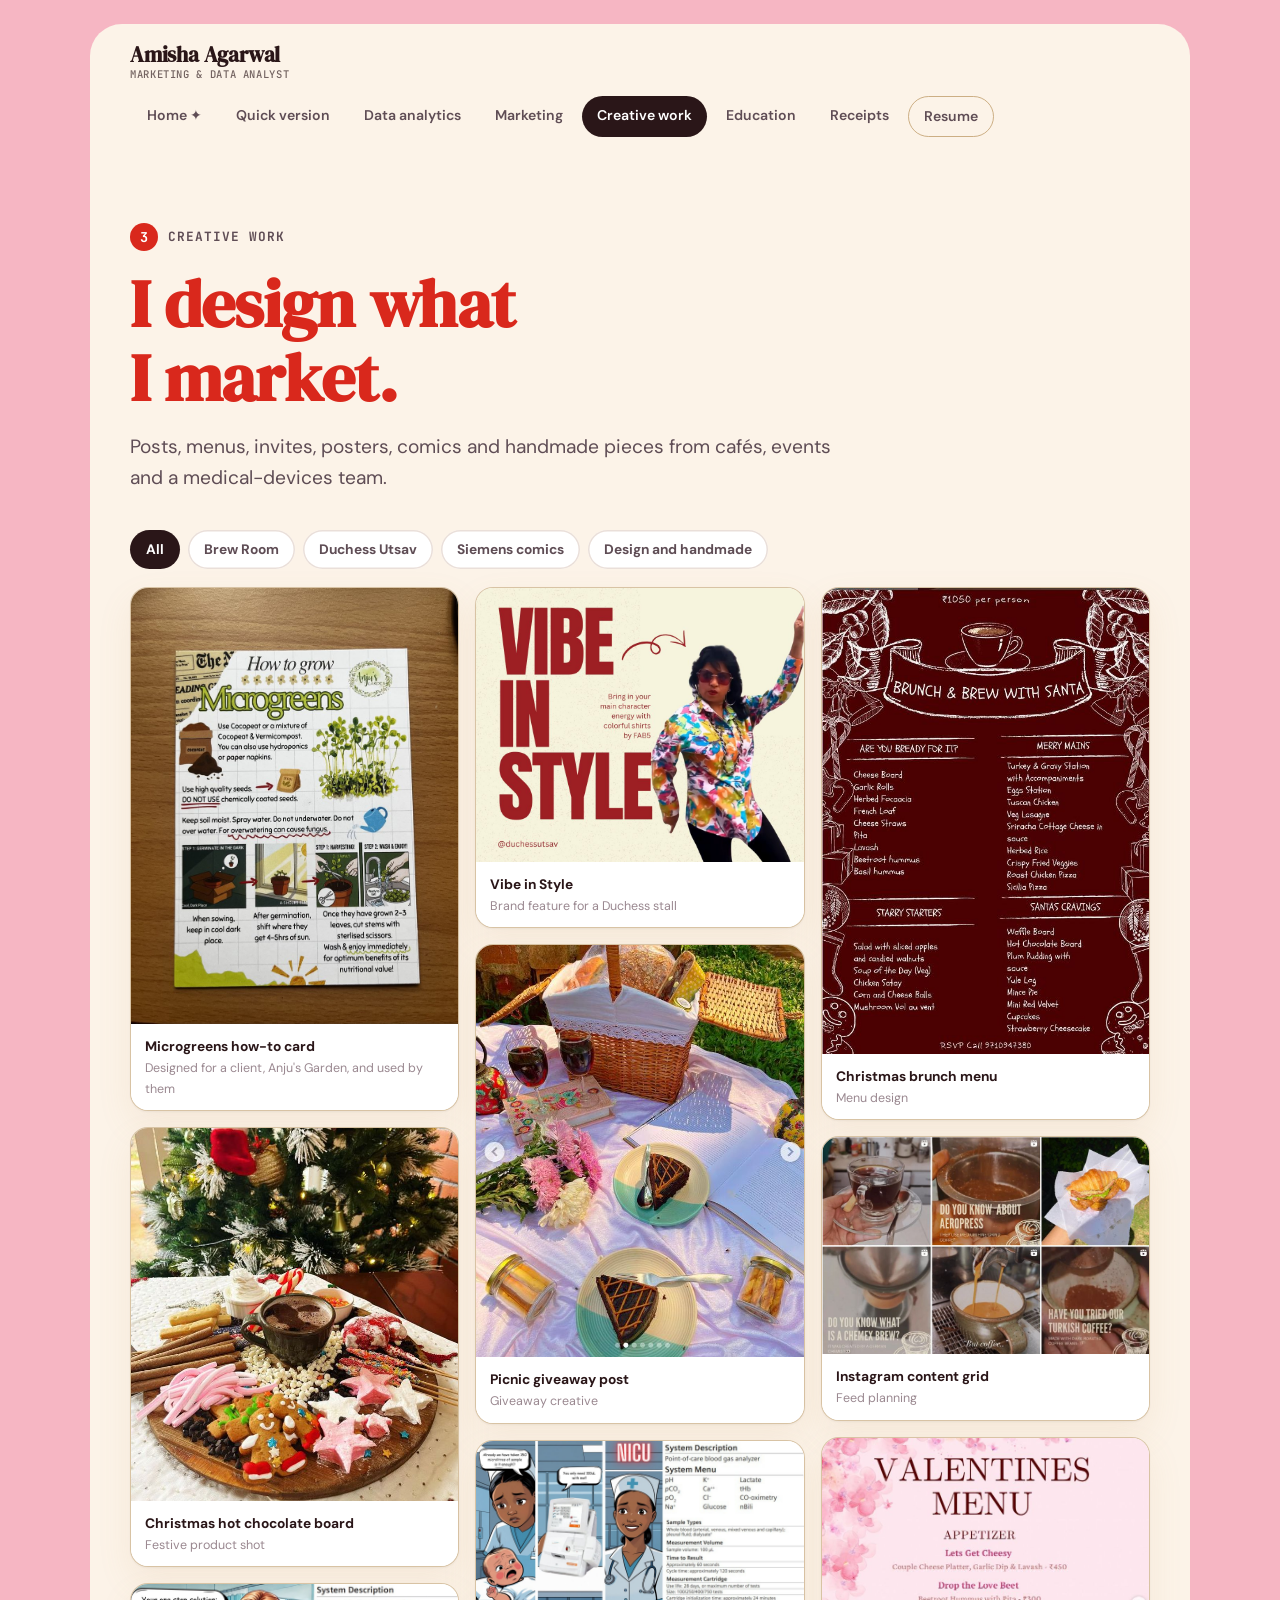
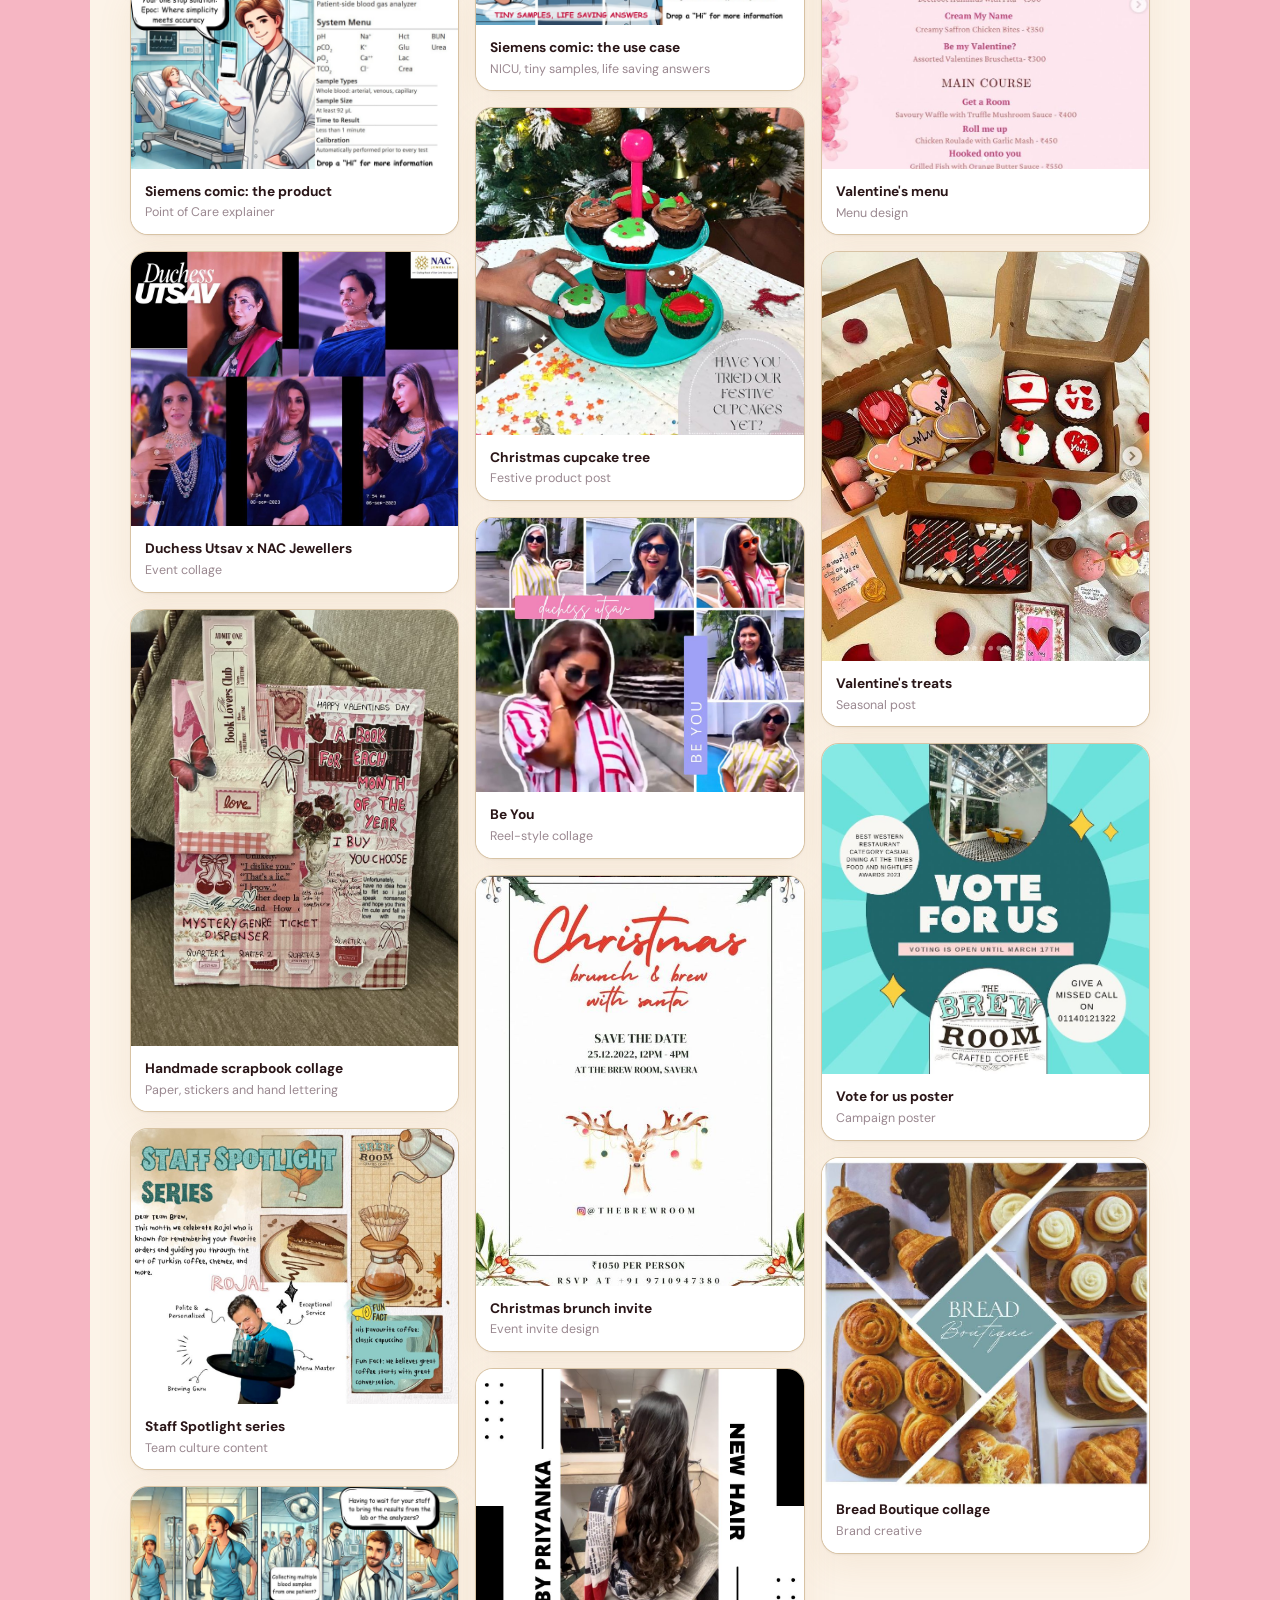
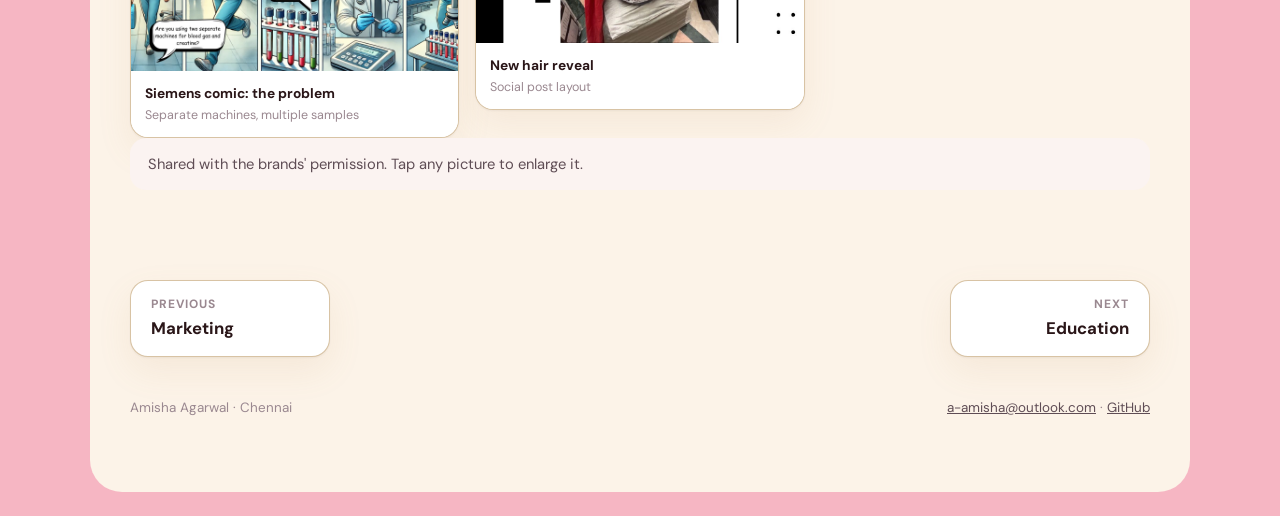
<file: docs/creative.html>
<!doctype html>
<html lang="en"><head><meta charset="utf-8"><meta name="viewport" content="width=device-width,initial-scale=1">
<title>Creative work | Amisha Agarwal</title><meta name="description" content="Creative work by Amisha Agarwal: social posts, menus, comics, posters and scrapbook collages.">
<link rel="preconnect" href="https://fonts.googleapis.com"><link rel="preconnect" href="https://fonts.gstatic.com" crossorigin><link rel="stylesheet" href="https://fonts.googleapis.com/css2?family=DM+Serif+Display&family=DM+Sans:wght@400;500;700&family=JetBrains+Mono:wght@500;700&display=swap"><link rel="stylesheet" href="style.css"></head><body><div class="wrap"><header class="top"><a class="logo" href="index.html">Amisha Agarwal<span>Marketing &amp; Data Analyst</span></a><nav class="pills" aria-label="Sections"><a href="index.html">Home ✦</a><a href="quick.html">Quick version</a><a href="data.html">Data analytics</a><a href="marketing.html">Marketing</a><a href="creative.html" aria-current="page">Creative work</a><a href="education.html">Education</a><a href="receipts.html">Receipts</a><a class="rs" href="Amisha_Agarwal_Resume.pdf" target="_blank" rel="noopener">Resume</a></nav></header><section class="pagehead"><p class="eyebrow"><b>3</b>Creative work</p><h1 class="big">I design what I market.</h1><p class="sub">Posts, menus, invites, posters, comics and handmade pieces from cafés, events and a medical-devices team.</p></section><div class="filters rv" id="filters"><button class="f" data-c="all" aria-pressed="true">All</button><button class="f" data-c="brew" aria-pressed="false">Brew Room</button><button class="f" data-c="duchess" aria-pressed="false">Duchess Utsav</button><button class="f" data-c="siemens" aria-pressed="false">Siemens comics</button><button class="f" data-c="design" aria-pressed="false">Design and handmade</button></div><div class="gal" id="gal"><figure class="shot" data-c="design"><img src="img/microgreens.jpg" alt="How to grow microgreens card for Anjus Garden" loading="lazy"><figcaption><b>Microgreens how-to card</b><span>Designed for a client, Anju's Garden, and used by them</span></figcaption></figure><figure class="shot" data-c="brew"><img src="img/hot-chocolate-board.jpg" alt="Christmas hot chocolate board" loading="lazy"><figcaption><b>Christmas hot chocolate board</b><span>Festive product shot</span></figcaption></figure><figure class="shot" data-c="siemens"><img src="img/comic-2-epoc.jpg" alt="Comic: Epoc blood gas analyzer" loading="lazy"><figcaption><b>Siemens comic: the product</b><span>Point of Care explainer</span></figcaption></figure><figure class="shot" data-c="duchess"><img src="img/duchess-nac.jpg" alt="Duchess Utsav collage with NAC Jewellers" loading="lazy"><figcaption><b>Duchess Utsav x NAC Jewellers</b><span>Event collage</span></figcaption></figure><figure class="shot" data-c="design"><img src="img/valentines-scrapbook.jpg" alt="Handmade Valentines scrapbook collage" loading="lazy"><figcaption><b>Handmade scrapbook collage</b><span>Paper, stickers and hand lettering</span></figcaption></figure><figure class="shot" data-c="brew"><img src="img/staff-spotlight.jpg" alt="Brew Room staff spotlight post" loading="lazy"><figcaption><b>Staff Spotlight series</b><span>Team culture content</span></figcaption></figure><figure class="shot" data-c="siemens"><img src="img/comic-1-problem.jpg" alt="Comic: the daily problems of separate blood gas tests" loading="lazy"><figcaption><b>Siemens comic: the problem</b><span>Separate machines, multiple samples</span></figcaption></figure><figure class="shot" data-c="duchess"><img src="img/duchess-vibe.jpg" alt="Duchess Utsav Vibe in Style post" loading="lazy"><figcaption><b>Vibe in Style</b><span>Brand feature for a Duchess stall</span></figcaption></figure><figure class="shot" data-c="brew"><img src="img/giveaway.jpg" alt="Picnic giveaway post" loading="lazy"><figcaption><b>Picnic giveaway post</b><span>Giveaway creative</span></figcaption></figure><figure class="shot" data-c="siemens"><img src="img/comic-3-nicu.jpg" alt="Comic: tiny samples in the NICU" loading="lazy"><figcaption><b>Siemens comic: the use case</b><span>NICU, tiny samples, life saving answers</span></figcaption></figure><figure class="shot" data-c="brew"><img src="img/cupcake-tree.jpg" alt="Christmas cupcake tree" loading="lazy"><figcaption><b>Christmas cupcake tree</b><span>Festive product post</span></figcaption></figure><figure class="shot" data-c="duchess"><img src="img/duchess-beyou.jpg" alt="Duchess Utsav Be You collage" loading="lazy"><figcaption><b>Be You</b><span>Reel-style collage</span></figcaption></figure><figure class="shot" data-c="brew"><img src="img/xmas-invite.jpg" alt="Christmas brunch invite" loading="lazy"><figcaption><b>Christmas brunch invite</b><span>Event invite design</span></figcaption></figure><figure class="shot" data-c="design"><img src="img/priyanka-hair.jpg" alt="New hair reveal social post" loading="lazy"><figcaption><b>New hair reveal</b><span>Social post layout</span></figcaption></figure><figure class="shot" data-c="brew"><img src="img/xmas-menu.jpg" alt="Christmas brunch menu" loading="lazy"><figcaption><b>Christmas brunch menu</b><span>Menu design</span></figcaption></figure><figure class="shot" data-c="brew"><img src="img/insta-grid.jpg" alt="Instagram content grid" loading="lazy"><figcaption><b>Instagram content grid</b><span>Feed planning</span></figcaption></figure><figure class="shot" data-c="brew"><img src="img/valentines-menu.jpg" alt="Valentines menu" loading="lazy"><figcaption><b>Valentine's menu</b><span>Menu design</span></figcaption></figure><figure class="shot" data-c="brew"><img src="img/valentines-treats.jpg" alt="Valentines treats" loading="lazy"><figcaption><b>Valentine's treats</b><span>Seasonal post</span></figcaption></figure><figure class="shot" data-c="brew"><img src="img/vote-poster.jpg" alt="Vote for us poster" loading="lazy"><figcaption><b>Vote for us poster</b><span>Campaign poster</span></figcaption></figure><figure class="shot" data-c="brew"><img src="img/bread-boutique.jpg" alt="Bread Boutique collage" loading="lazy"><figcaption><b>Bread Boutique collage</b><span>Brand creative</span></figcaption></figure></div><p class="note">Shared with the brands' permission. Tap any picture to enlarge it.</p><div class="pager"><a href="marketing.html"><small>Previous</small><b>Marketing</b></a><a class="next" href="education.html"><small>Next</small><b>Education</b></a></div><footer class="foot"><span>Amisha Agarwal · Chennai</span><span><a href="mailto:a-amisha@outlook.com">a-amisha@outlook.com</a> · <a href="https://github.com/Amizingamy/Data-Analytics-Portfolio">GitHub</a></span></footer><div id="lb" role="dialog" aria-label="Image viewer"><img alt="" src="[data-uri]"><p></p></div><script src="site.js"></script></div></body></html>
</file>
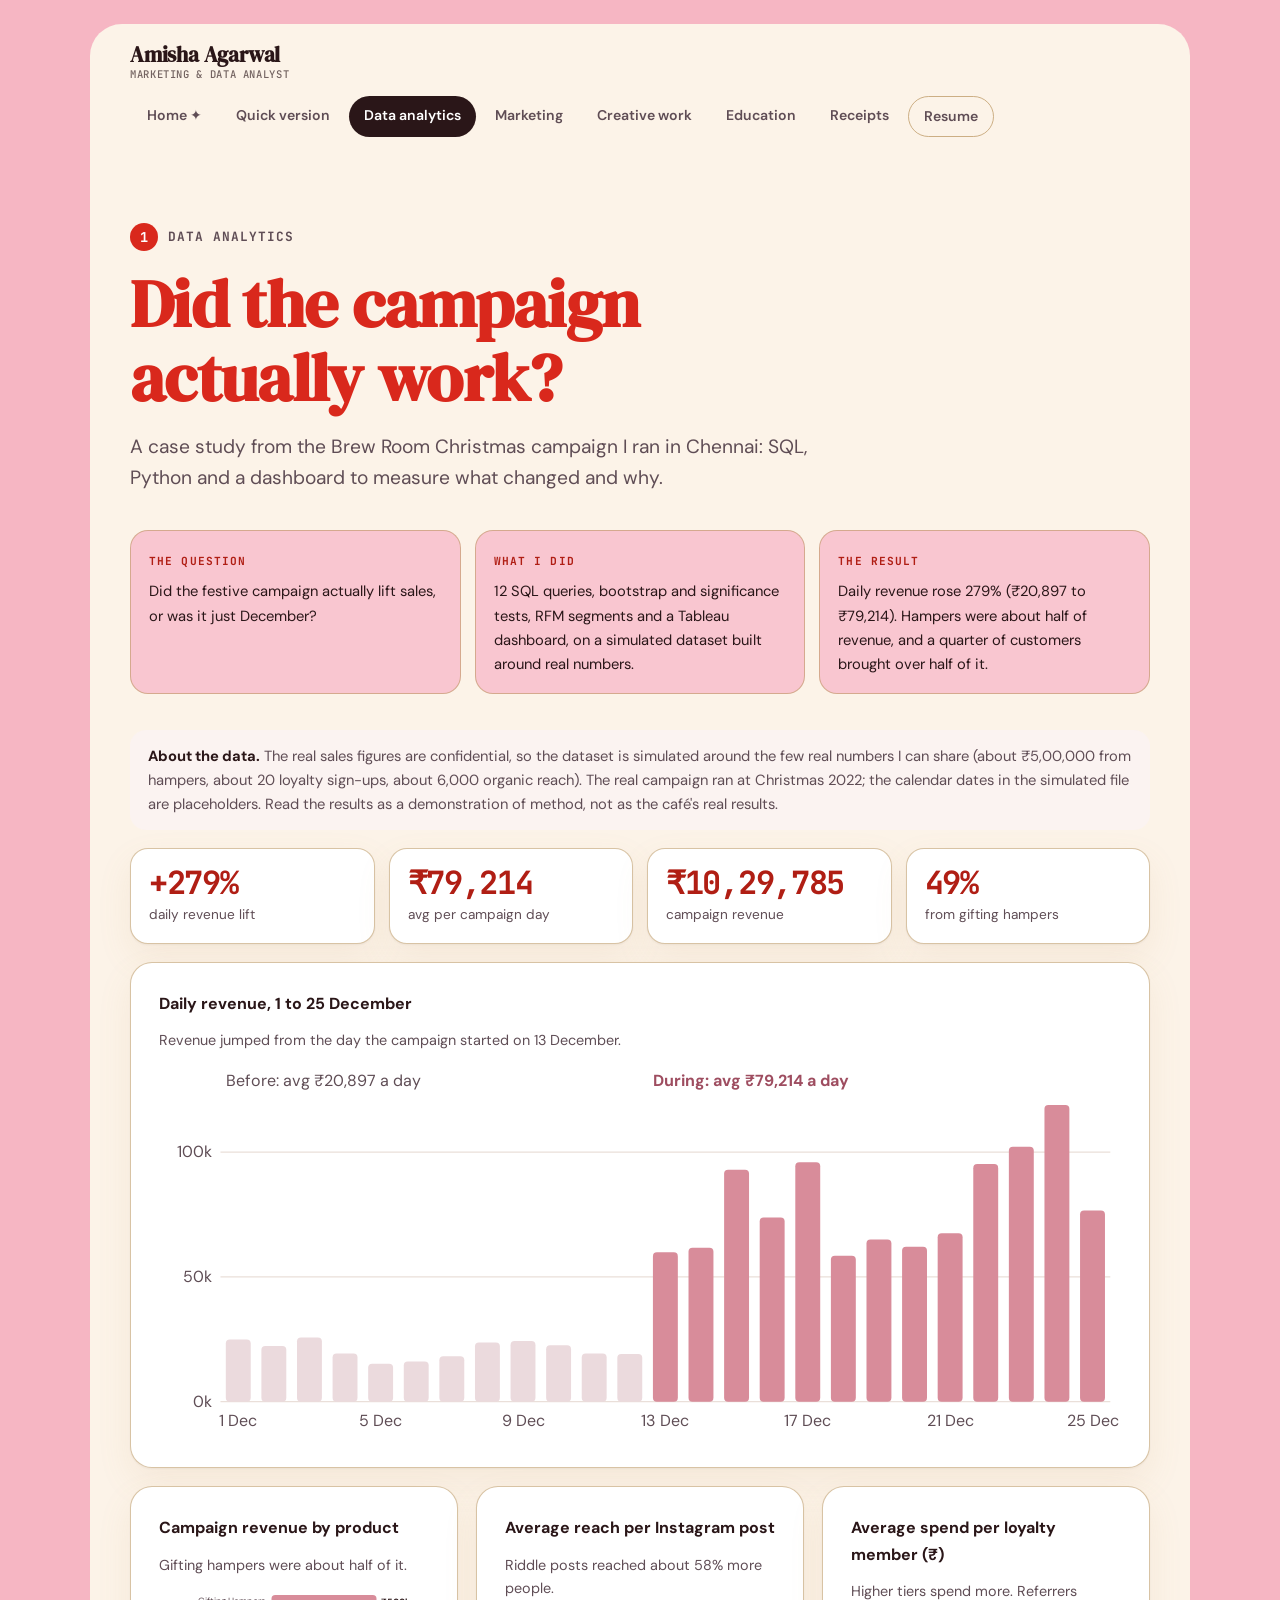
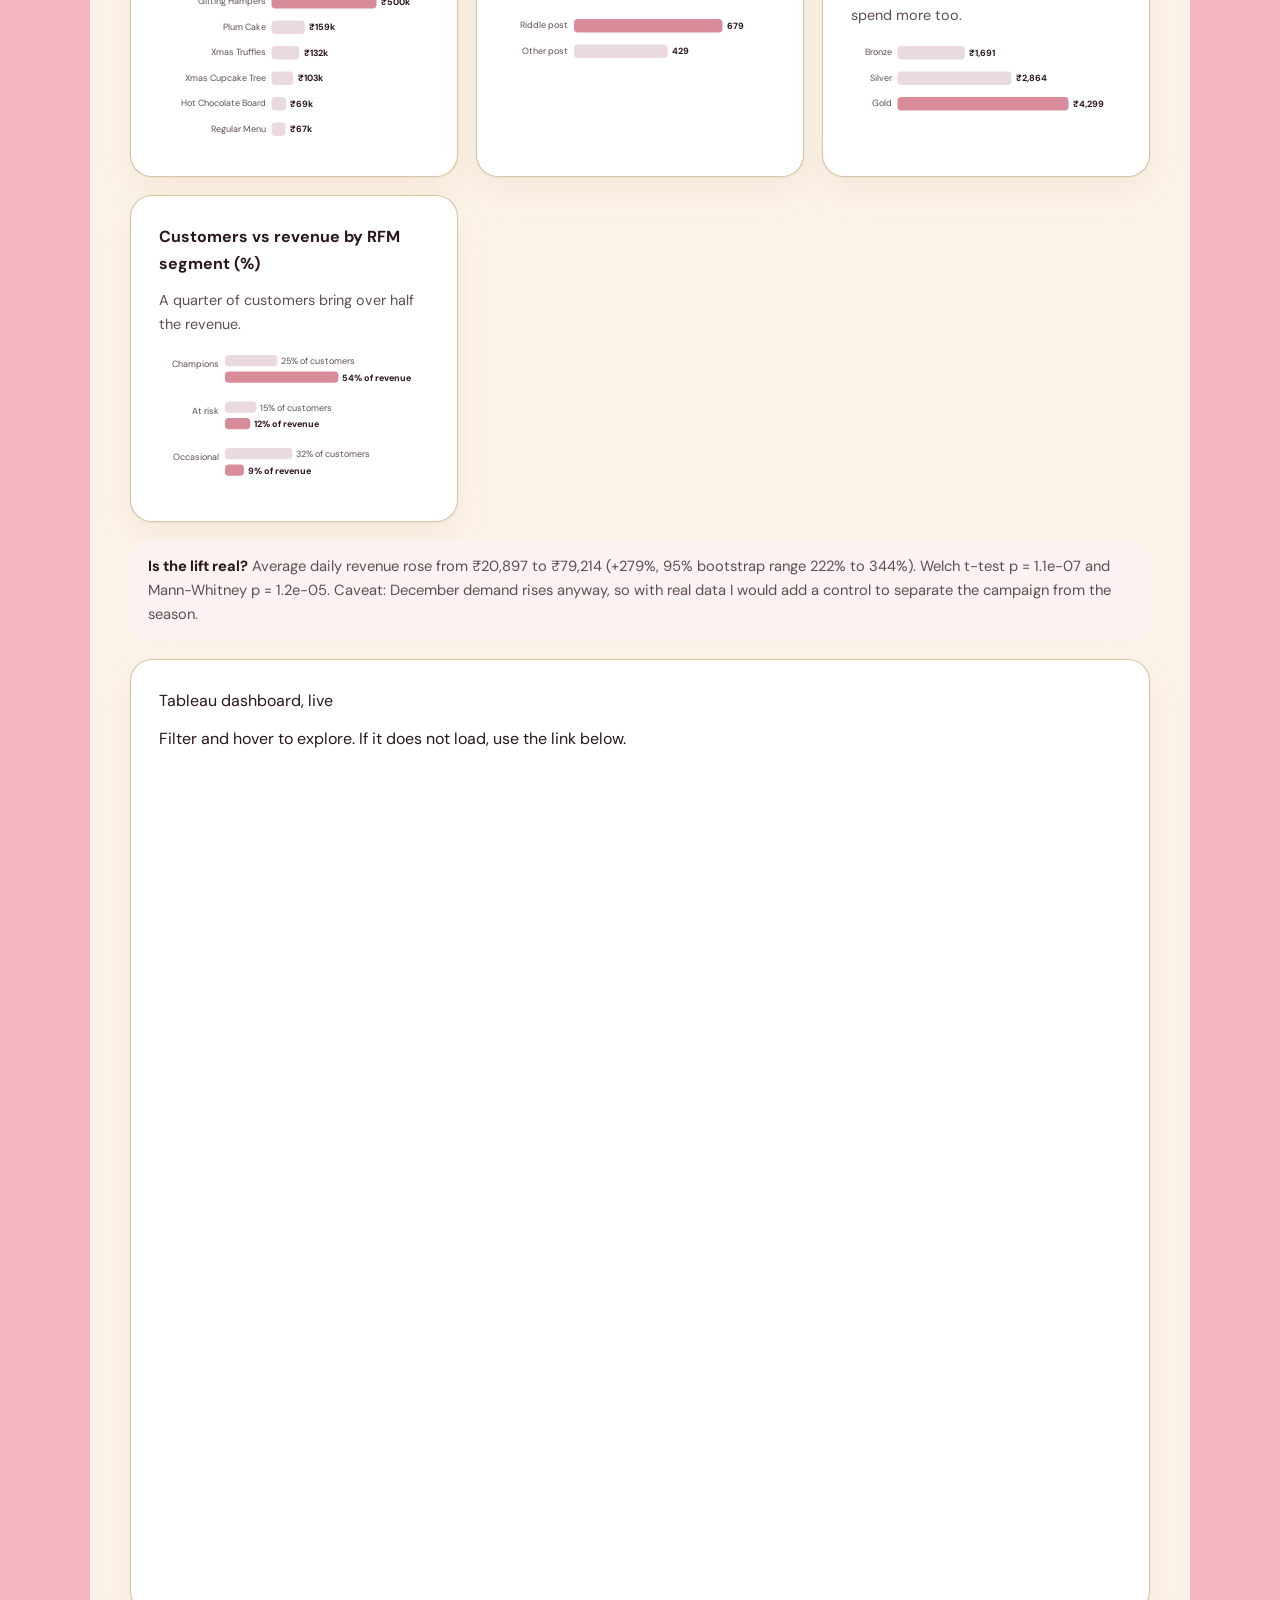
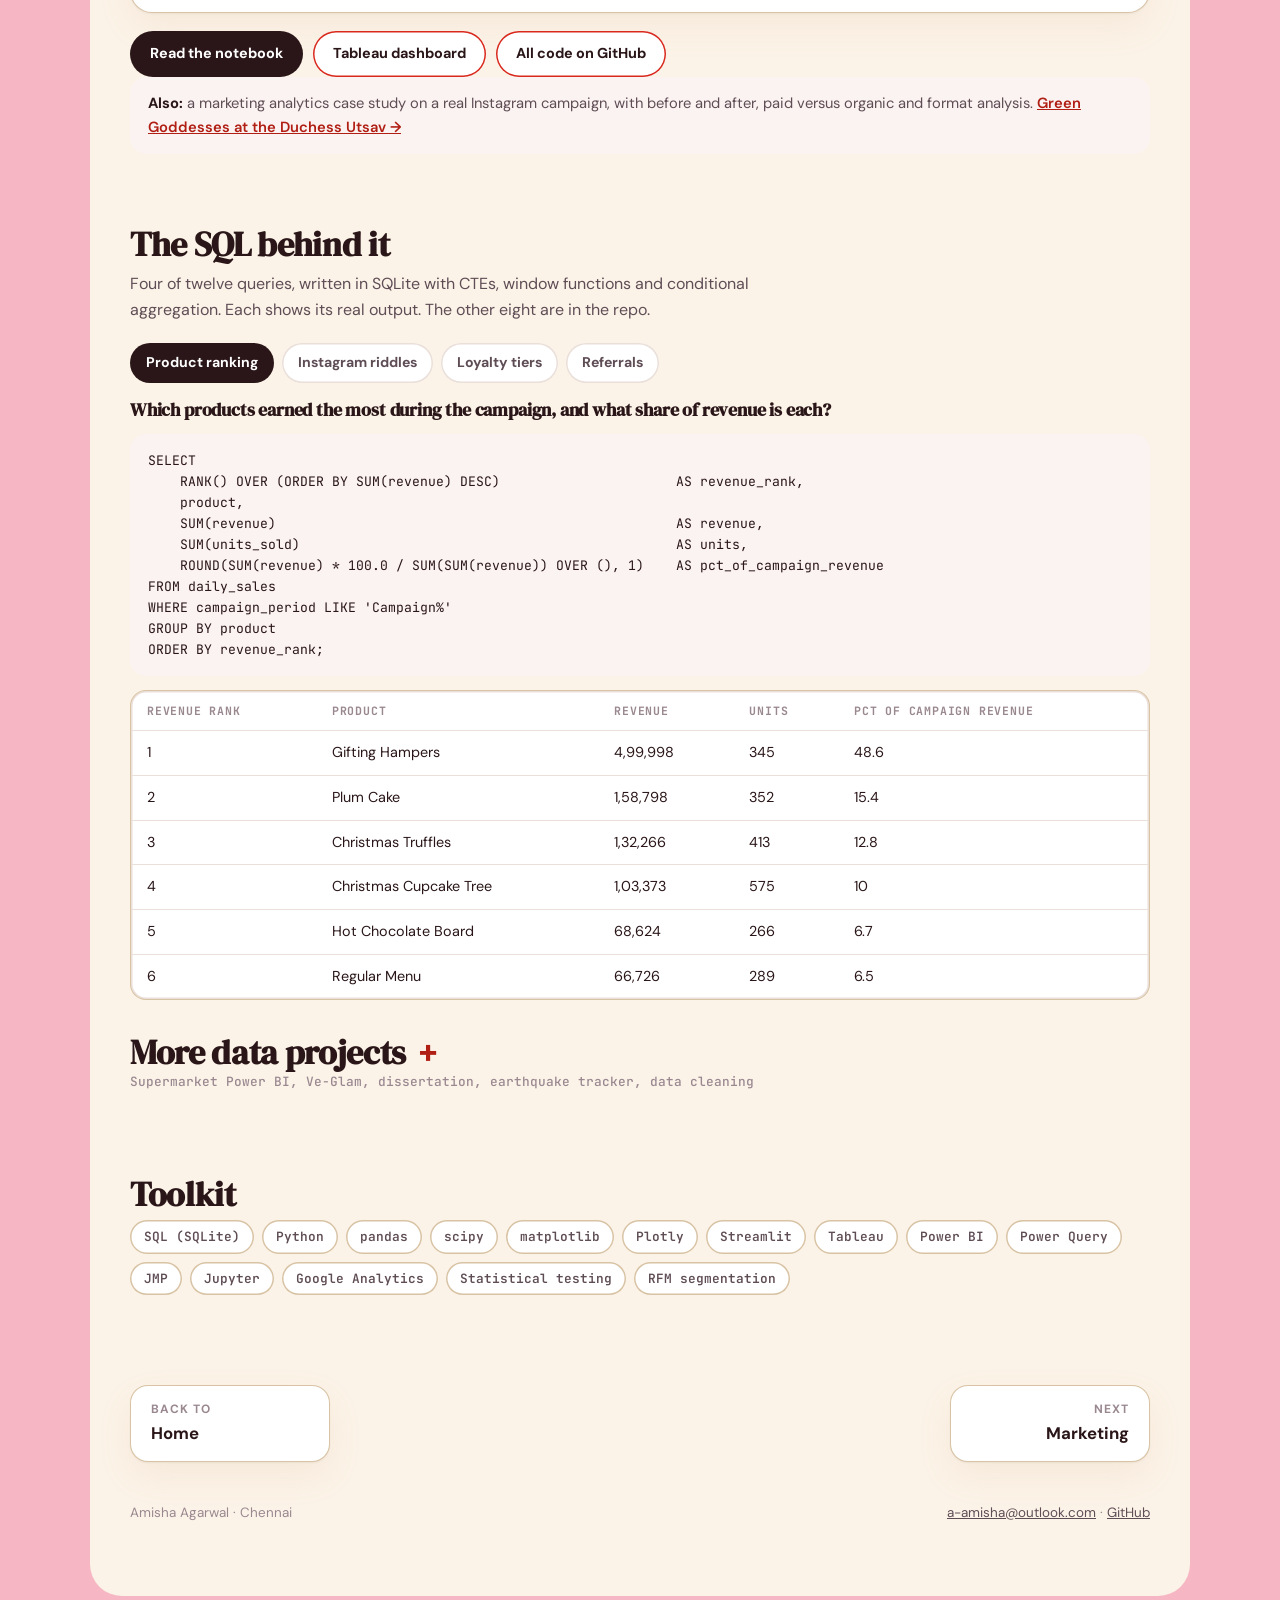
<file: docs/data.html>
<!doctype html>
<html lang="en"><head><meta charset="utf-8"><meta name="viewport" content="width=device-width,initial-scale=1">
<title>Data analytics | Amisha Agarwal</title><meta name="description" content="Data analytics case study and projects by Amisha Agarwal: SQL, Python, Tableau, RFM, K-means.">
<link rel="preconnect" href="https://fonts.googleapis.com"><link rel="preconnect" href="https://fonts.gstatic.com" crossorigin><link rel="stylesheet" href="https://fonts.googleapis.com/css2?family=DM+Serif+Display&family=DM+Sans:wght@400;500;700&family=JetBrains+Mono:wght@500;700&display=swap"><link rel="stylesheet" href="style.css"></head><body><div class="wrap"><header class="top"><a class="logo" href="index.html">Amisha Agarwal<span>Marketing &amp; Data Analyst</span></a><nav class="pills" aria-label="Sections"><a href="index.html">Home ✦</a><a href="quick.html">Quick version</a><a href="data.html" aria-current="page">Data analytics</a><a href="marketing.html">Marketing</a><a href="creative.html">Creative work</a><a href="education.html">Education</a><a href="receipts.html">Receipts</a><a class="rs" href="Amisha_Agarwal_Resume.pdf" target="_blank" rel="noopener">Resume</a></nav></header><section class="pagehead"><p class="eyebrow"><b>1</b>Data analytics</p><h1 class="big">Did the campaign actually work?</h1><p class="sub">A case study from the Brew Room Christmas campaign I ran in Chennai: SQL, Python and a dashboard to measure what changed and why.</p></section>
<div class="sec">
<div class="glance rv"><div><b>The question</b><p>Did the festive campaign actually lift sales, or was it just December?</p></div><div><b>What I did</b><p>12 SQL queries, bootstrap and significance tests, RFM segments and a Tableau dashboard, on a simulated dataset built around real numbers.</p></div><div><b>The result</b><p>Daily revenue rose 279% (₹20,897 to ₹79,214). Hampers were about half of revenue, and a quarter of customers brought over half of it.</p></div></div>
<div class="note rv"><b>About the data.</b> The real sales figures are confidential, so the dataset is simulated around the few real numbers I can share (about ₹5,00,000 from hampers, about 20 loyalty sign-ups, about 6,000 organic reach). The real campaign ran at Christmas 2022; the calendar dates in the simulated file are placeholders. Read the results as a demonstration of method, not as the café's real results.</div>
<div class="stats rv" id="stats"></div>
<div class="card chart rv"><p class="t">Daily revenue, 1 to 25 December</p><p class="s">Revenue jumped from the day the campaign started on 13 December.</p><div id="c-daily"></div></div>
<div class="grid2">
<div class="card chart rv"><p class="t">Campaign revenue by product</p><p class="s">Gifting hampers were about half of it.</p><div id="c-prod"></div></div>
<div class="card chart rv"><p class="t">Average reach per Instagram post</p><p class="s">Riddle posts reached about 58% more people.</p><div id="c-ig"></div></div>
<div class="card chart rv"><p class="t">Average spend per loyalty member (₹)</p><p class="s">Higher tiers spend more. Referrers spend more too.</p><div id="c-tier"></div></div>
<div class="card chart rv"><p class="t">Customers vs revenue by RFM segment (%)</p><p class="s">A quarter of customers bring over half the revenue.</p><div id="c-rfm"></div></div>
</div>
<div class="note rv"><b>Is the lift real?</b> Average daily revenue rose from ₹20,897 to ₹79,214 (+279%, 95% bootstrap range 222% to 344%). Welch t-test p = 1.1e-07 and Mann-Whitney p = 1.2e-05. Caveat: December demand rises anyway, so with real data I would add a control to separate the campaign from the season.</div>
<div class="card rv dash"><p class="t">Tableau dashboard, live</p><p class="s">Filter and hover to explore. If it does not load, use the link below.</p><iframe src="https://public.tableau.com/views/BrewRoomChristmasCampaign/Dashboard1?:showVizHome=no&:embed=true&:toolbar=no" title="Brew Room Christmas campaign dashboard" loading="lazy" allowfullscreen></iframe></div>
<div class="row"><a class="btn" href="https://github.com/Amizingamy/Data-Analytics-Portfolio/blob/main/brew-room-campaign-analytics/analysis/campaign_lift_and_rfm.ipynb">Read the notebook</a><a class="btn ghost" href="https://public.tableau.com/views/BrewRoomChristmasCampaign/Dashboard1">Tableau dashboard</a><a class="btn ghost" href="https://github.com/Amizingamy/Data-Analytics-Portfolio">All code on GitHub</a></div>
</div>

<p class="note rv"><b>Also:</b> a marketing analytics case study on a real Instagram campaign, with before and after, paid versus organic and format analysis. <a href="green-goddesses.html">Green Goddesses at the Duchess Utsav &rarr;</a></p>

<h2>The SQL behind it</h2>
<p class="lead">Four of twelve queries, written in SQLite with CTEs, window functions and conditional aggregation. Each shows its real output. The other eight are in the repo.</p>
<div class="sec rv"><div class="tabs" role="tablist" id="tabs"></div><div class="q" id="qbody" role="tabpanel"></div></div>

<details class="more" id="more"><summary><h2>More data projects</h2><span>Supermarket Power BI, Ve-Glam, dissertation, earthquake tracker, data cleaning</span></summary>
<div class="cols">
<div class="card rv" id="supermarket"><h3>Supermarket customers: RFM, clusters and Power BI</h3><p class="meta">BMIMC course, SPJain Global, mentor Dr. Tristan Chong. Sample supermarket dataset, Excel and Power BI.</p>
<ul><li>I ran an RFM analysis, 3 clusters, customer lifetime value and a satisfaction score, to find the customers worth keeping and tailor offers to each group.</li><li>Loyal customers brought about 60% of revenue, at-risk about 30% and lost about 9%.</li><li>I turned the groups into actions: bundle offers, offers timed before the next likely purchase, surveys for low-satisfaction customers and a campaign idea, "My CART-ier Moment".</li></ul>
<div class="gal" style="margin-top:8px"><figure class="shot" data-c=""><img src="img/supermarket-pbi-1.jpg" alt="Power BI dashboard: top products, revenue by RFM category and forecast of next purchase" loading="lazy"><figcaption><b>Power BI page 1</b><span>Products, RFM split, next purchase</span></figcaption></figure><figure class="shot" data-c=""><img src="img/supermarket-pbi-2.jpg" alt="Power BI dashboard: revenue by income, product and day of week, and customer lifetime value" loading="lazy"><figcaption><b>Power BI page 2</b><span>Revenue, lifetime value, satisfaction</span></figcaption></figure><figure class="shot" data-c=""><img src="img/supermarket-pbi-3.jpg" alt="Power BI dashboard: satisfaction score by product, state and lifetime value category" loading="lazy"><figcaption><b>Power BI page 3</b><span>Satisfaction by segment</span></figcaption></figure></div></div>
<div class="card rv" id="veglam"><h3>Ve-Glam: customer segmentation for a vegan cosmetics shop</h3><p class="meta">Data Analytics, SPJain Global. Python to generate and clean the data, JMP for the models. The dataset is synthetic.</p>
<ul><li>Two goals: raise awareness by 15% and sales by 20% through better recommendations and less cart abandonment.</li><li>RFM analysis, association rules and K-means (4 segments) across Dubai, Abu Dhabi and Sharjah.</li><li>Turned segments into actions: premium bundles, loyalty rewards, education content with influencer reviews, and budget offers.</li></ul>
<div class="gal" style="margin-top:8px"><figure class="shot" data-c=""><img src="img/veglam-rules.jpg" alt="Association rules table" loading="lazy"><figcaption><b>Association rules</b><span>Confidence and lift</span></figcaption></figure><figure class="shot" data-c=""><img src="img/veglam-clusters.jpg" alt="K-means cluster summary" loading="lazy"><figcaption><b>K-means, 4 segments</b><span>Cluster means</span></figcaption></figure><figure class="shot" data-c=""><img src="img/veglam-season.jpg" alt="Purchase frequency by location and season" loading="lazy"><figcaption><b>Purchase by season</b><span>Three locations</span></figcaption></figure><figure class="shot" data-c=""><img src="img/veglam-abandon.jpg" alt="Cart abandonment by brand and location" loading="lazy"><figcaption><b>Cart abandonment</b><span>By brand and location</span></figcaption></figure></div></div>
<div class="grid2">
<div class="card rv"><h3>Dissertation: Gen Z and AI-powered ads</h3><p class="meta">International Business Research, SPJain Global, 2023 to 2024</p>
<ul><li>Surveyed 315 Gen Z consumers (232 Dubai, 83 Singapore) and interviewed 20 consumers and marketing experts.</li><li>t-tests, ANOVA and regression: awareness differed between Singapore and Dubai (t = 2.76, p = 0.006).</li><li>High awareness of AI-driven neuromarketing (7.22 out of 9) alongside privacy and trust concerns.</li></ul></div>
<div class="card rv"><h3>Live Earthquake Tracker</h3><p class="meta">Python, Streamlit, Plotly</p>
<ul><li>Pulls the live USGS earthquake feed, cleans it in pandas and maps every quake by magnitude.</li><li>Time and magnitude filters.</li></ul><div class="row"><a class="btn ghost" href="https://data-analytics-portfolio-6im4jotwqda9nprm4dutwd.streamlit.app/">Open the app</a></div></div>
</div>
<div class="note rv"><b>Data cleaning.</b> I cleaned the messy café exports (mixed dates, <code>Rs</code>/<code>INR</code> amounts, duplicate and test bills) in Power Query, then checked the result against a Python answer key: 2,421 transactions, total ₹12,80,548, 13 Instagram rows, 24 loyalty members. Scripts are in the <code>power-query</code> folder on GitHub.</div>
</div>

</details>
<h2>Toolkit</h2>
<ul class="skills rv"><li>SQL (SQLite)</li><li>Python</li><li>pandas</li><li>scipy</li><li>matplotlib</li><li>Plotly</li><li>Streamlit</li><li>Tableau</li><li>Power BI</li><li>Power Query</li><li>JMP</li><li>Jupyter</li><li>Google Analytics</li><li>Statistical testing</li><li>RFM segmentation</li></ul>
<div class="pager"><a href="index.html"><small>Back to</small><b>Home</b></a><a class="next" href="marketing.html"><small>Next</small><b>Marketing</b></a></div><footer class="foot"><span>Amisha Agarwal · Chennai</span><span><a href="mailto:a-amisha@outlook.com">a-amisha@outlook.com</a> · <a href="https://github.com/Amizingamy/Data-Analytics-Portfolio">GitHub</a></span></footer><div id="lb" role="dialog" aria-label="Image viewer"><img alt="" src="[data-uri]"><p></p></div><script src="site.js"></script></div><script>
const D={"daily": [["2023-12-01", 24892], ["2023-12-02", 22278], ["2023-12-03", 25759], ["2023-12-04", 19354], ["2023-12-05", 15191], ["2023-12-06", 16125], ["2023-12-07", 18184], ["2023-12-08", 23685], ["2023-12-09", 24267], ["2023-12-10", 22642], ["2023-12-11", 19266], ["2023-12-12", 19120], ["2023-12-13", 59820], ["2023-12-14", 61666], ["2023-12-15", 92943], ["2023-12-16", 73774], ["2023-12-17", 95911], ["2023-12-18", 58466], ["2023-12-19", 64991], ["2023-12-20", 62037], ["2023-12-21", 67448], ["2023-12-22", 95171], ["2023-12-23", 102176], ["2023-12-24", 118822], ["2023-12-25", 76560]], "prod": [["Gifting Hampers", 499998], ["Plum Cake", 158798], ["Christmas Truffles", 132266], ["Christmas Cupcake Tree", 103373], ["Hot Chocolate Board", 68624], ["Regular Menu", 66726]], "q3": {"title": "Which products earned the most during the campaign, and what share of revenue is each?", "sql": "SELECT\n    RANK() OVER (ORDER BY SUM(revenue) DESC)                      AS revenue_rank,\n    product,\n    SUM(revenue)                                                  AS revenue,\n    SUM(units_sold)                                               AS units,\n    ROUND(SUM(revenue) * 100.0 / SUM(SUM(revenue)) OVER (), 1)    AS pct_of_campaign_revenue\nFROM daily_sales\nWHERE campaign_period LIKE 'Campaign%'\nGROUP BY product\nORDER BY revenue_rank;", "cols": ["revenue_rank", "product", "revenue", "units", "pct_of_campaign_revenue"], "rows": [[1, "Gifting Hampers", 499998, 345, 48.6], [2, "Plum Cake", 158798, 352, 15.4], [3, "Christmas Truffles", 132266, 413, 12.8], [4, "Christmas Cupcake Tree", 103373, 575, 10.0], [5, "Hot Chocolate Board", 68624, 266, 6.7], [6, "Regular Menu", 66726, 289, 6.5]]}, "q8": {"title": "Did Instagram riddle posts reach and engage more people than other posts?", "sql": "SELECT\n    CASE WHEN post_theme LIKE '%Riddle%' THEN 'Riddle post' ELSE 'Other post' END AS post_type,\n    COUNT(*)                          AS posts,\n    ROUND(AVG(reach))                 AS avg_reach,\n    ROUND(AVG(saves), 1)              AS avg_saves,\n    ROUND(AVG(story_replies), 1)      AS avg_story_replies\nFROM instagram_engagement\nGROUP BY post_type;", "cols": ["post_type", "posts", "avg_reach", "avg_saves", "avg_story_replies"], "rows": [["Other post", 10, 429.0, 9.9, 6.4], ["Riddle post", 3, 679.0, 13.7, 25.3]]}, "q10": {"title": "How do loyalty tiers compare on visits, spend and rewards redeemed?", "sql": "SELECT\n    tier,\n    COUNT(*)                                                      AS members,\n    ROUND(AVG(visits_post_signup), 1)                             AS avg_visits,\n    ROUND(AVG(total_spend_post_signup))                           AS avg_spend,\n    ROUND(SUM(redeemed_reward) * 100.0 / COUNT(*), 0)\n                                                                  AS pct_redeemed\nFROM loyalty_members\nGROUP BY tier\nORDER BY avg_spend DESC;", "cols": ["tier", "members", "avg_visits", "avg_spend", "pct_redeemed"], "rows": [["Gold", 4, 9.3, 4299.0, 50.0], ["Silver", 8, 6.4, 2864.0, 88.0], ["Bronze", 12, 4.3, 1691.0, 58.0]]}, "q12": {"title": "Do members who referred a friend spend more than those who did not?", "sql": "SELECT\n    referred_a_friend,\n    COUNT(*)                              AS members,\n    ROUND(AVG(total_spend_post_signup))   AS avg_spend,\n    ROUND(AVG(visits_post_signup), 1)     AS avg_visits\nFROM loyalty_members\nGROUP BY referred_a_friend;", "cols": ["referred_a_friend", "members", "avg_spend", "avg_visits"], "rows": [[0.0, 17.0, 2109.0, 5.1], [1.0, 7.0, 3507.0, 7.7]]}};
const inr=n=>'₹'+Math.round(n).toLocaleString('en-IN');
function svg(w,h,b){return `<svg viewBox="0 0 ${w} ${h}" role="img">${b}</svg>`}
const A='#D88C9A',G='#EBDADD';
const camp=D.daily.filter(r=>r[0]>='2023-12-13').reduce((a,r)=>a+r[1],0);
document.getElementById('stats').innerHTML=[['+279%','daily revenue lift'],[inr(79214),'avg per campaign day'],[inr(camp),'campaign revenue'],['49%','from gifting hampers']].map(x=>`<div class="stat"><b>${x[0]}</b><span>${x[1]}</span></div>`).join('');
(function(){const d=D.daily,W=720,H=280,l=46,b=28,t=30,r=8,max=Math.max(...d.map(x=>x[1])),bw=(W-l-r)/d.length;let s='';
[0,50000,100000,150000].forEach(v=>{const y=H-b-(H-b-t)*v/max;if(y>=t-1)s+=`<line class="ax" x1="${l}" x2="${W-r}" y1="${y}" y2="${y}"/><text x="${l-6}" y="${y+4}" text-anchor="end">${v/1000}k</text>`});
d.forEach((x,i)=>{const h=(H-b-t)*x[1]/max,xx=l+i*bw+bw*.15,c=x[0]>='2023-12-13';s+=`<rect x="${xx}" y="${H-b-h}" width="${bw*.7}" height="${h}" rx="3" fill="${c?A:G}"><title>${+x[0].slice(8)} Dec: ${inr(x[1])}</title></rect>`;if(i%4==0||i==d.length-1)s+=`<text x="${xx+bw*.35}" y="${H-10}" text-anchor="middle">${+x[0].slice(8)} Dec</text>`});
s+=`<text x="${l+4}" y="${t-14}">Before: avg ₹20,897 a day</text><text x="${l+bw*12+4}" y="${t-14}" class="v" style="fill:#9e4d60">During: avg ₹79,214 a day</text>`;
document.getElementById('c-daily').innerHTML=svg(W,H,s)})();
function hbars(id,rows,fmt,hi,lw){const W=360,rh=34,l=lw,r=70,max=Math.max(...rows.map(x=>x[1]));let s='';
rows.forEach((x,i)=>{const y=i*rh+4,w=(W-l-r)*x[1]/max;s+=`<text x="${l-8}" y="${y+16}" text-anchor="end">${x[0]}</text><rect x="${l}" y="${y+4}" width="${w}" height="18" rx="5" fill="${i==hi?A:G}"/><text class="v" x="${l+w+6}" y="${y+17}">${fmt(x[1])}</text>`});
document.getElementById(id).innerHTML=svg(W,rows.length*rh+8,s)}
hbars('c-prod',D.prod.map(x=>[x[0].replace('Christmas ','Xmas '),x[1]]),v=>inr(v/1000)+'k',0,150);
hbars('c-ig',D.q8.rows.map(x=>[x[0],x[2]]).reverse(),v=>v.toLocaleString('en-IN'),0,92);
(function(){const rows=[...D.q10.rows].reverse().map(x=>[x[0],x[3]]);hbars('c-tier',rows,v=>inr(v),2,62)})();
(function(){const seg=[['Champions',25,54],['At risk',15,12],['Occasional',32,9]],W=360,rh=62,l=88;let s='';
seg.forEach((x,i)=>{const y=i*rh+4;s+=`<text x="${l-8}" y="${y+20}" text-anchor="end">${x[0]}</text><rect x="${l}" y="${y+4}" width="${x[1]*2.8}" height="15" rx="5" fill="${G}"/><text x="${l+x[1]*2.8+5}" y="${y+16}">${x[1]}% of customers</text><rect x="${l}" y="${y+26}" width="${x[2]*2.8}" height="15" rx="5" fill="${A}"/><text class="v" x="${l+x[2]*2.8+5}" y="${y+38}">${x[2]}% of revenue</text>`});
document.getElementById('c-rfm').innerHTML=svg(W,seg.length*rh+6,s)})();
const names={q3:'Product ranking',q8:'Instagram riddles',q10:'Loyalty tiers',q12:'Referrals'},keys=Object.keys(names);
function show(k){document.querySelectorAll('#tabs button').forEach(b=>b.setAttribute('aria-selected',b.dataset.k==k));const q=D[k];const esc=t=>t.replace(/&/g,'&amp;').replace(/</g,'&lt;');
document.getElementById('qbody').innerHTML=`<h3>${esc(q.title)}</h3><pre><code>${esc(q.sql)}</code></pre><div class="tw"><table><thead><tr>${q.cols.map(c=>`<th>${c.replace(/_/g,' ')}</th>`).join('')}</tr></thead><tbody>${q.rows.map(r=>`<tr>${r.map(v=>`<td>${typeof v=='number'?v.toLocaleString('en-IN'):v}</td>`).join('')}</tr>`).join('')}</tbody></table></div>`}
document.getElementById('tabs').innerHTML=keys.map(k=>`<button role="tab" data-k="${k}">${names[k]}</button>`).join('');
document.querySelectorAll('#tabs button').forEach(b=>b.onclick=()=>show(b.dataset.k));show('q3');
</script></body></html>
</file>
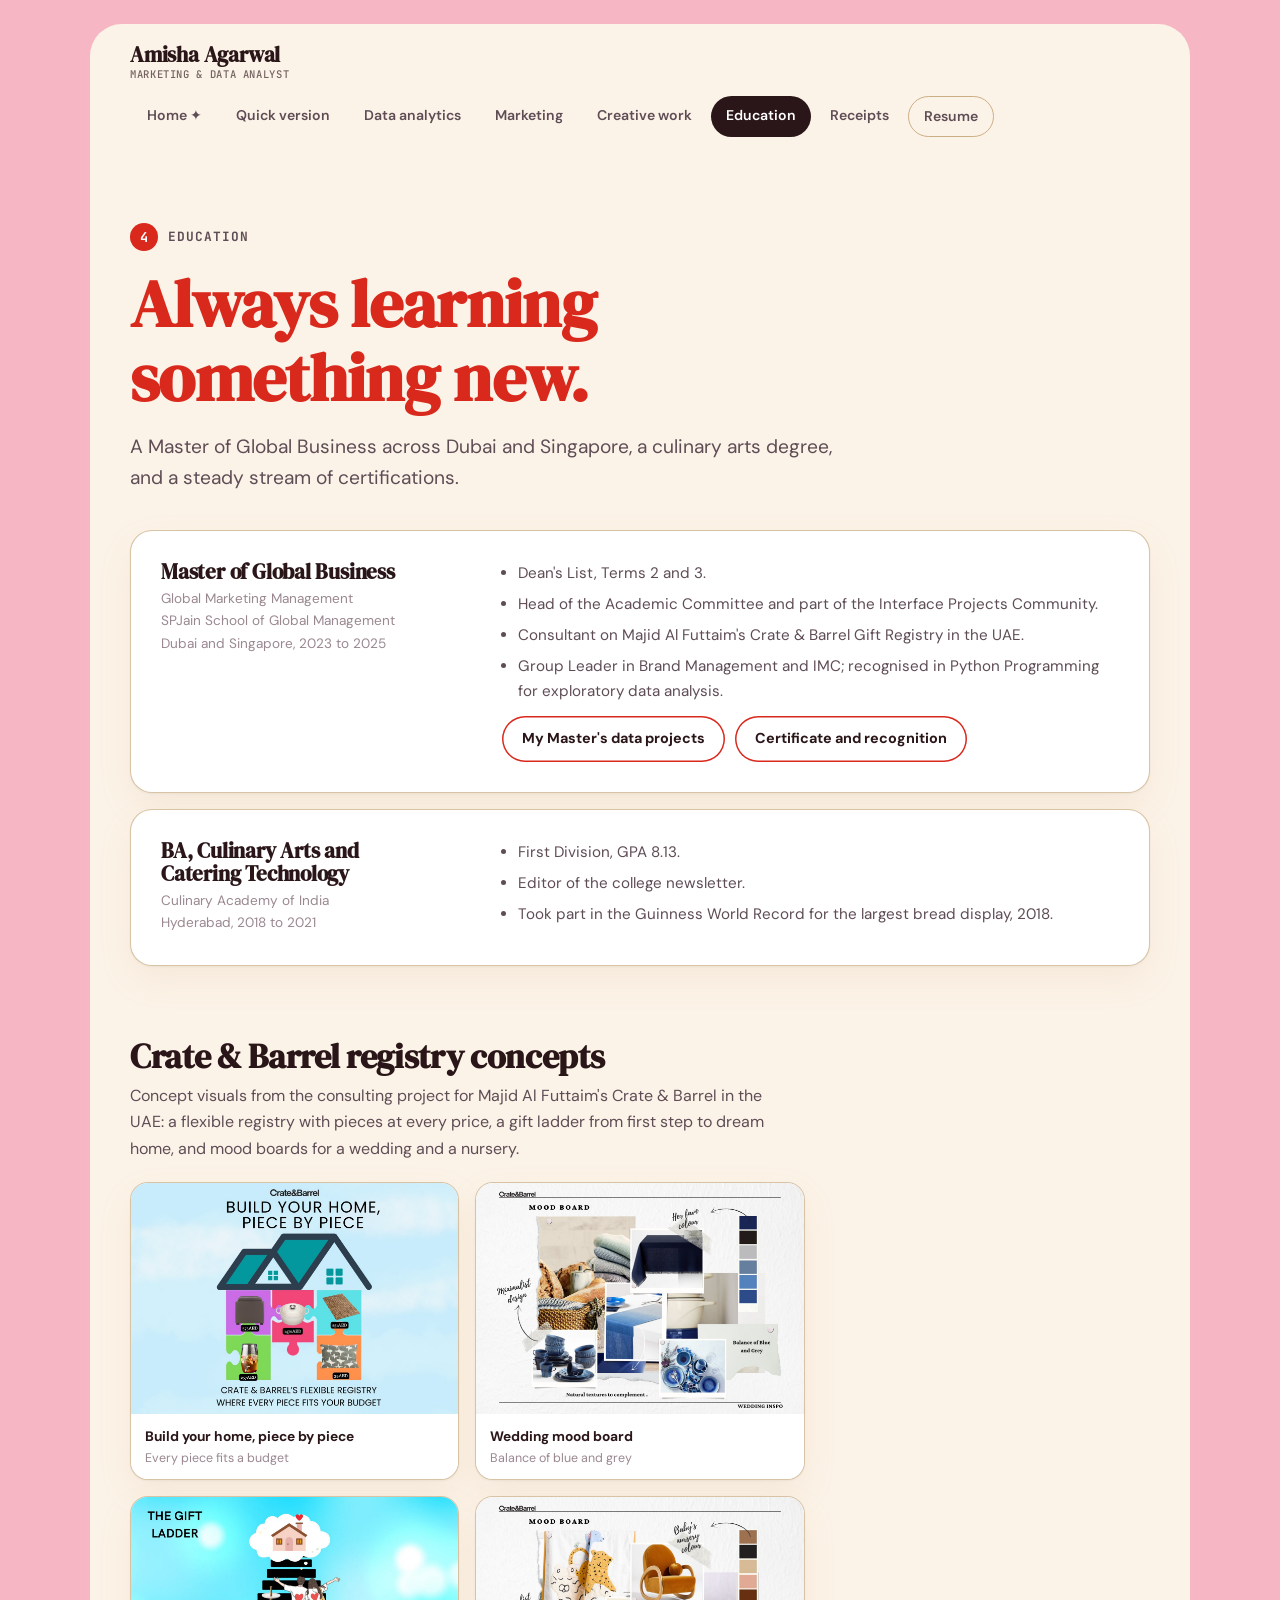
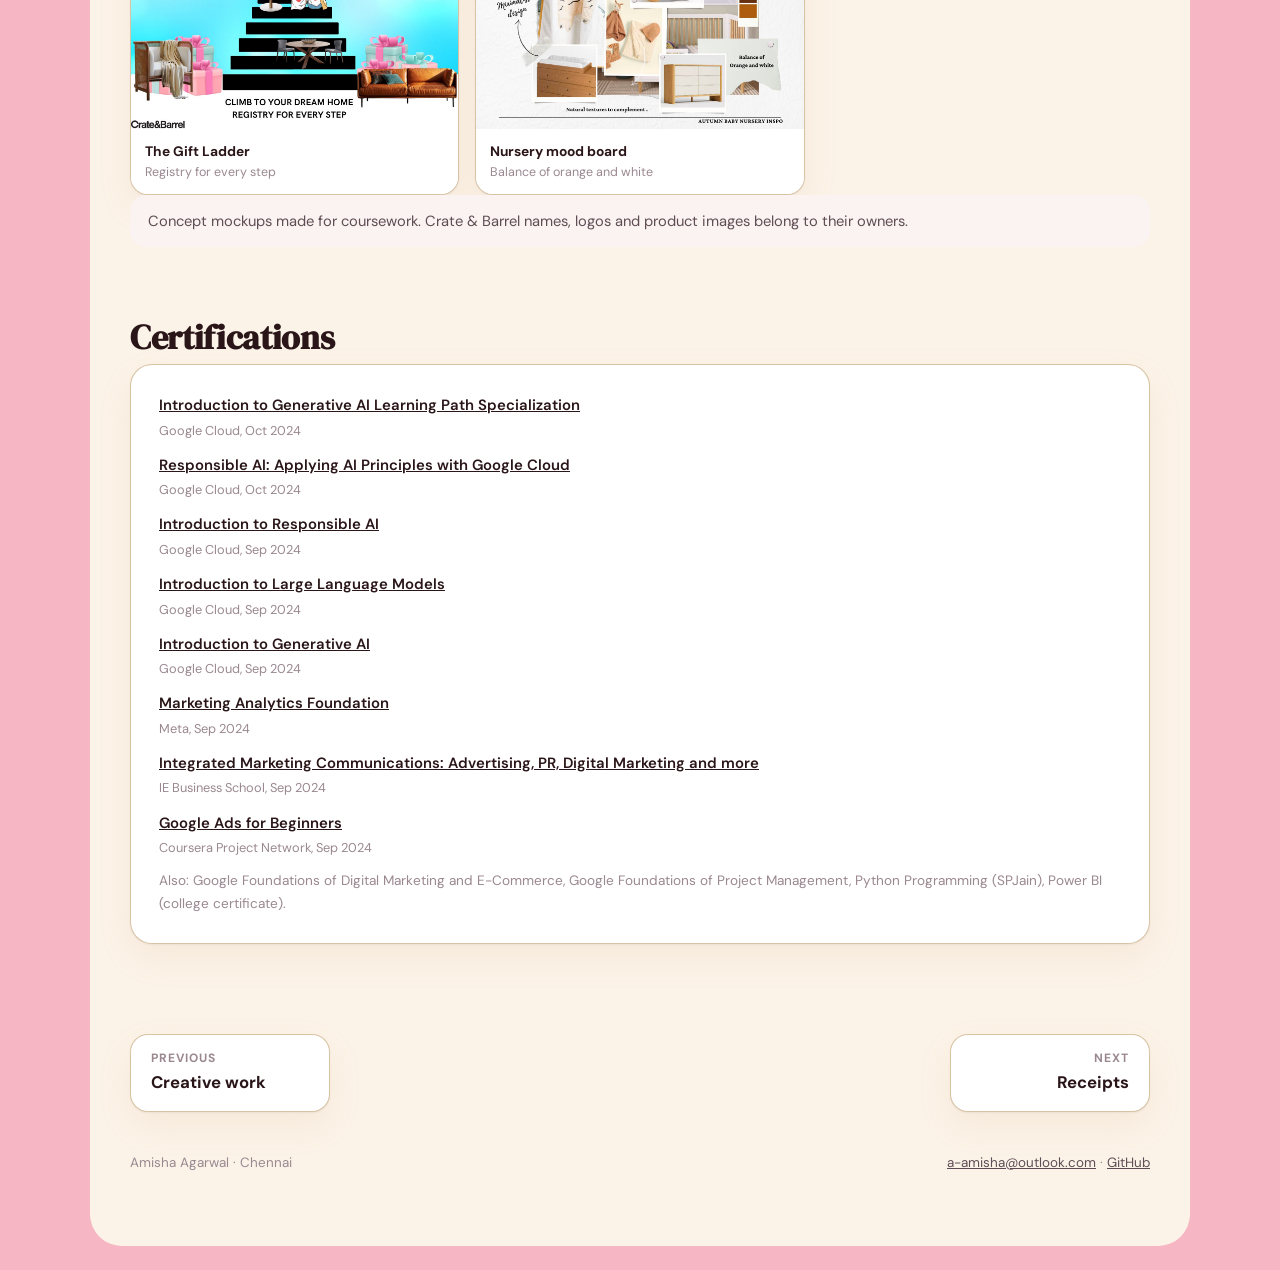
<file: docs/education.html>
<!doctype html>
<html lang="en"><head><meta charset="utf-8"><meta name="viewport" content="width=device-width,initial-scale=1">
<title>Education | Amisha Agarwal</title><meta name="description" content="Education and certifications of Amisha Agarwal: SPJain MBA, Google Cloud, Meta, IE Business School.">
<link rel="preconnect" href="https://fonts.googleapis.com"><link rel="preconnect" href="https://fonts.gstatic.com" crossorigin><link rel="stylesheet" href="https://fonts.googleapis.com/css2?family=DM+Serif+Display&family=DM+Sans:wght@400;500;700&family=JetBrains+Mono:wght@500;700&display=swap"><link rel="stylesheet" href="style.css"></head><body><div class="wrap"><header class="top"><a class="logo" href="index.html">Amisha Agarwal<span>Marketing &amp; Data Analyst</span></a><nav class="pills" aria-label="Sections"><a href="index.html">Home ✦</a><a href="quick.html">Quick version</a><a href="data.html">Data analytics</a><a href="marketing.html">Marketing</a><a href="creative.html">Creative work</a><a href="education.html" aria-current="page">Education</a><a href="receipts.html">Receipts</a><a class="rs" href="Amisha_Agarwal_Resume.pdf" target="_blank" rel="noopener">Resume</a></nav></header><section class="pagehead"><p class="eyebrow"><b>4</b>Education</p><h1 class="big">Always learning something new.</h1><p class="sub">A Master of Global Business across Dubai and Singapore, a culinary arts degree, and a steady stream of certifications.</p></section><div class="cols">
<article class="role rv"><div><h3>Master of Global Business</h3><p class="meta">Global Marketing Management<br>SPJain School of Global Management<br>Dubai and Singapore, 2023 to 2025</p></div><div><ul><li>Dean's List, Terms 2 and 3.</li><li>Head of the Academic Committee and part of the Interface Projects Community.</li><li>Consultant on Majid Al Futtaim's Crate &amp; Barrel Gift Registry in the UAE.</li><li>Group Leader in Brand Management and IMC; recognised in Python Programming for exploratory data analysis.</li></ul><div class="row" style="margin-top:12px"><a class="btn ghost" href="data.html">My Master's data projects</a><a class="btn ghost" href="receipts.html">Certificate and recognition</a></div></div></article>
<article class="role rv"><div><h3>BA, Culinary Arts and Catering Technology</h3><p class="meta">Culinary Academy of India<br>Hyderabad, 2018 to 2021</p></div><div><ul><li>First Division, GPA 8.13.</li><li>Editor of the college newsletter.</li><li>Took part in the Guinness World Record for the largest bread display, 2018.</li></ul></div></article>
</div>
<h2>Crate &amp; Barrel registry concepts</h2>
<p class="lead">Concept visuals from the consulting project for Majid Al Futtaim's Crate &amp; Barrel in the UAE: a flexible registry with pieces at every price, a gift ladder from first step to dream home, and mood boards for a wedding and a nursery.</p>
<div class="gal"><figure class="shot" data-c=""><img src="img/cb-build-home.jpg" alt="Concept: Build your home, piece by piece" loading="lazy"><figcaption><b>Build your home, piece by piece</b><span>Every piece fits a budget</span></figcaption></figure><figure class="shot" data-c=""><img src="img/cb-gift-ladder.jpg" alt="Concept: The Gift Ladder" loading="lazy"><figcaption><b>The Gift Ladder</b><span>Registry for every step</span></figcaption></figure><figure class="shot" data-c=""><img src="img/cb-moodboard-wedding.jpg" alt="Wedding mood board in blue and grey" loading="lazy"><figcaption><b>Wedding mood board</b><span>Balance of blue and grey</span></figcaption></figure><figure class="shot" data-c=""><img src="img/cb-moodboard-nursery.jpg" alt="Autumn baby nursery mood board" loading="lazy"><figcaption><b>Nursery mood board</b><span>Balance of orange and white</span></figcaption></figure></div>
<p class="note rv">Concept mockups made for coursework. Crate &amp; Barrel names, logos and product images belong to their owners.</p>
<h2>Certifications</h2>
<div class="card rv"><div class="cols" style="gap:12px"><div class="cert"><a href="https://www.coursera.org/account/accomplishments/specialization/V67OG2KR2HJY">Introduction to Generative AI Learning Path Specialization</a><span>Google Cloud, Oct 2024</span></div><div class="cert"><a href="https://www.coursera.org/account/accomplishments/records/GSR7QQY7AYVN">Responsible AI: Applying AI Principles with Google Cloud</a><span>Google Cloud, Oct 2024</span></div><div class="cert"><a href="https://www.coursera.org/account/accomplishments/records/4E4I60QLM0QE">Introduction to Responsible AI</a><span>Google Cloud, Sep 2024</span></div><div class="cert"><a href="https://www.coursera.org/account/accomplishments/records/68SMJJP9BR8U">Introduction to Large Language Models</a><span>Google Cloud, Sep 2024</span></div><div class="cert"><a href="https://www.coursera.org/account/accomplishments/records/8K16FPB61D46">Introduction to Generative AI</a><span>Google Cloud, Sep 2024</span></div><div class="cert"><a href="https://www.coursera.org/account/accomplishments/records/9WR3YO76N1P6">Marketing Analytics Foundation</a><span>Meta, Sep 2024</span></div><div class="cert"><a href="https://www.coursera.org/account/accomplishments/records/H8H2P0IGY94F">Integrated Marketing Communications: Advertising, PR, Digital Marketing and more</a><span>IE Business School, Sep 2024</span></div><div class="cert"><a href="https://www.coursera.org/account/accomplishments/records/P5YFJ1TJQQ4I">Google Ads for Beginners</a><span>Coursera Project Network, Sep 2024</span></div></div><p class="meta">Also: Google Foundations of Digital Marketing and E-Commerce, Google Foundations of Project Management, Python Programming (SPJain), Power BI (college certificate).</p></div><div class="pager"><a href="creative.html"><small>Previous</small><b>Creative work</b></a><a class="next" href="receipts.html"><small>Next</small><b>Receipts</b></a></div><footer class="foot"><span>Amisha Agarwal · Chennai</span><span><a href="mailto:a-amisha@outlook.com">a-amisha@outlook.com</a> · <a href="https://github.com/Amizingamy/Data-Analytics-Portfolio">GitHub</a></span></footer><div id="lb" role="dialog" aria-label="Image viewer"><img alt="" src="[data-uri]"><p></p></div><script src="site.js"></script></div></body></html>
</file>
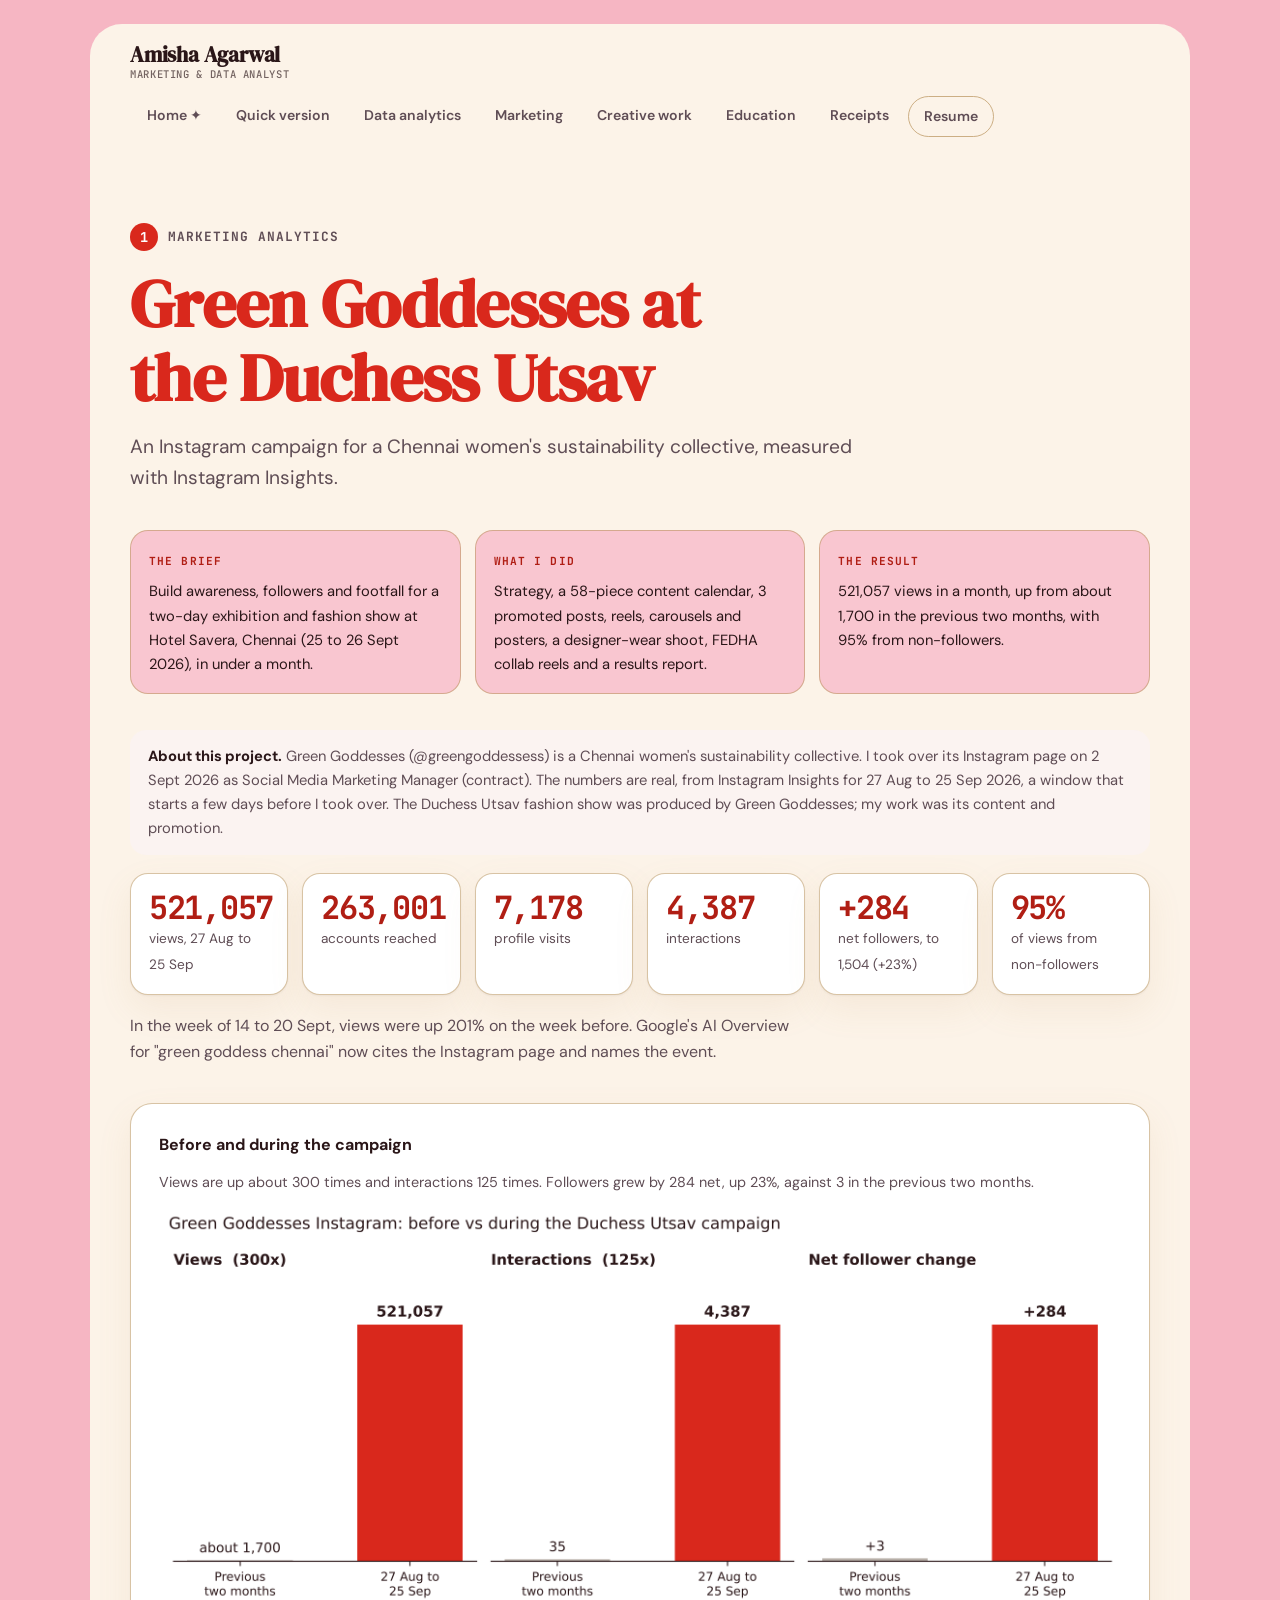
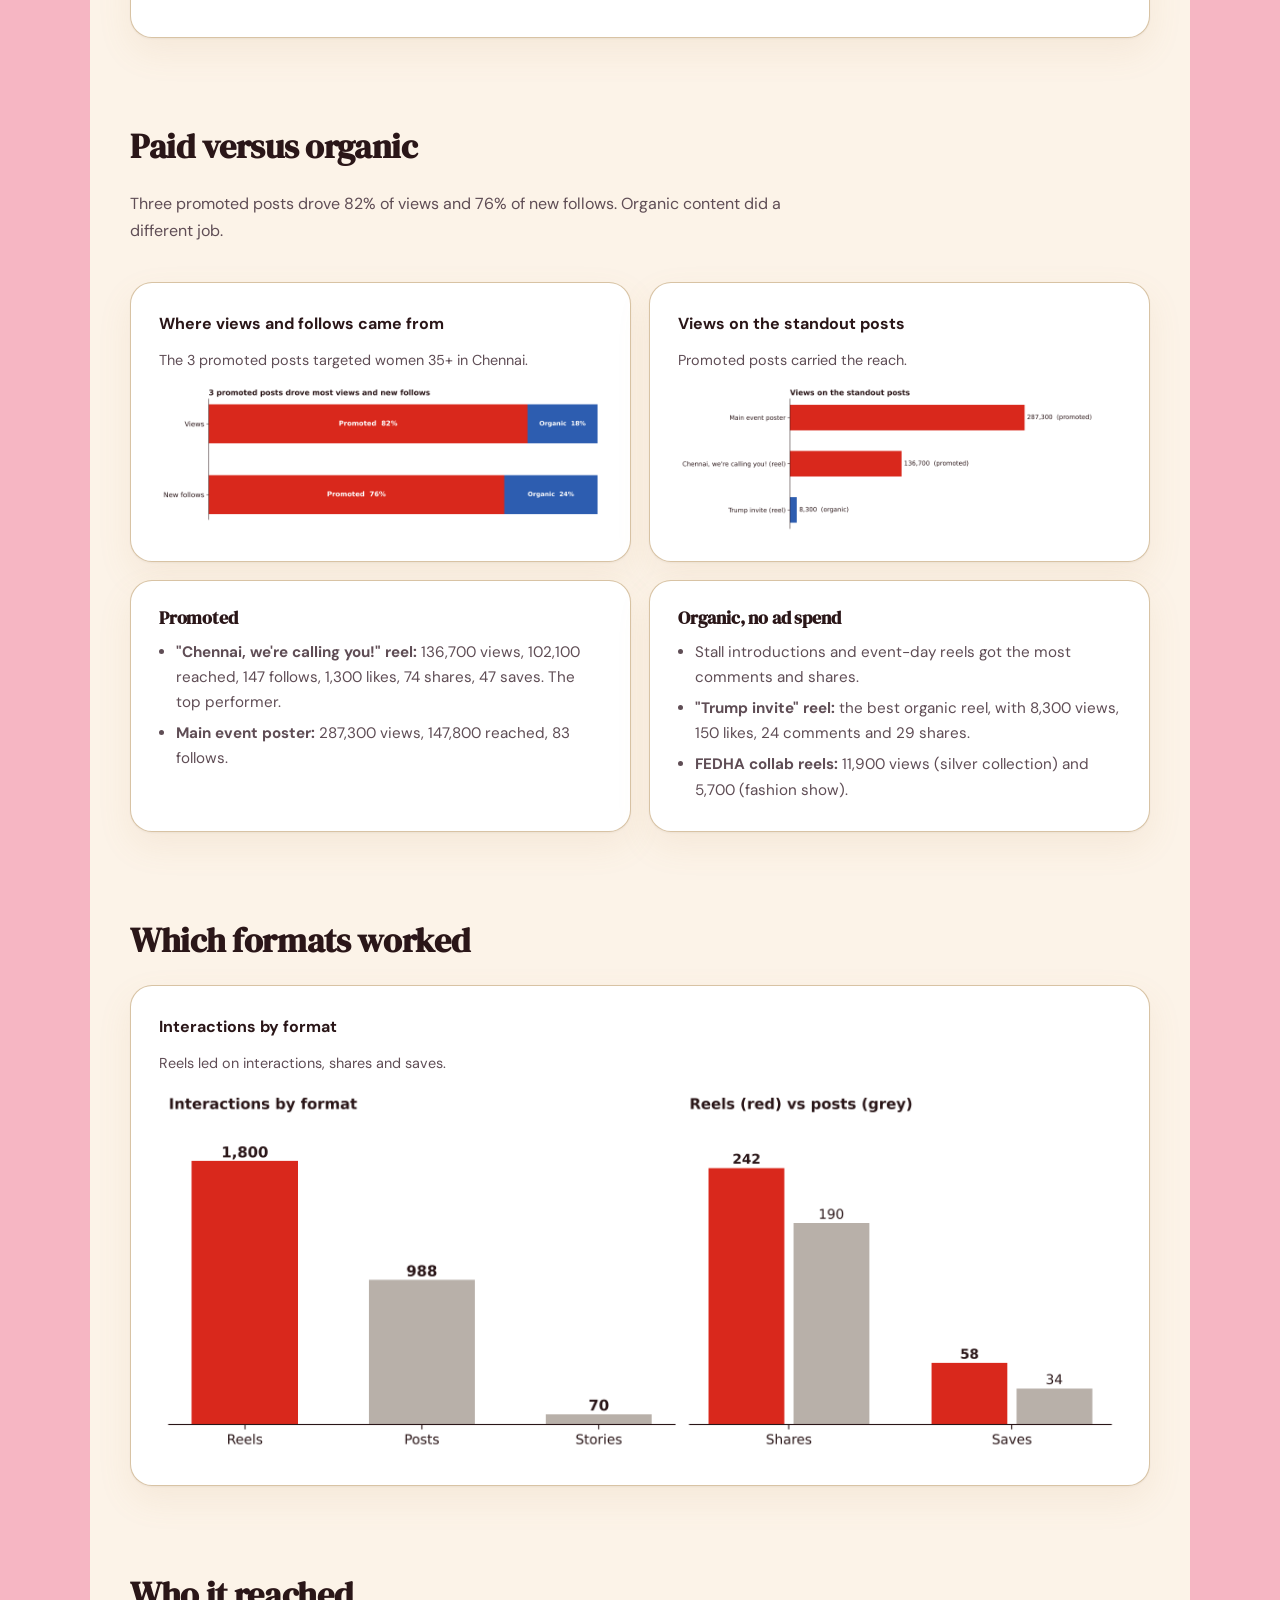
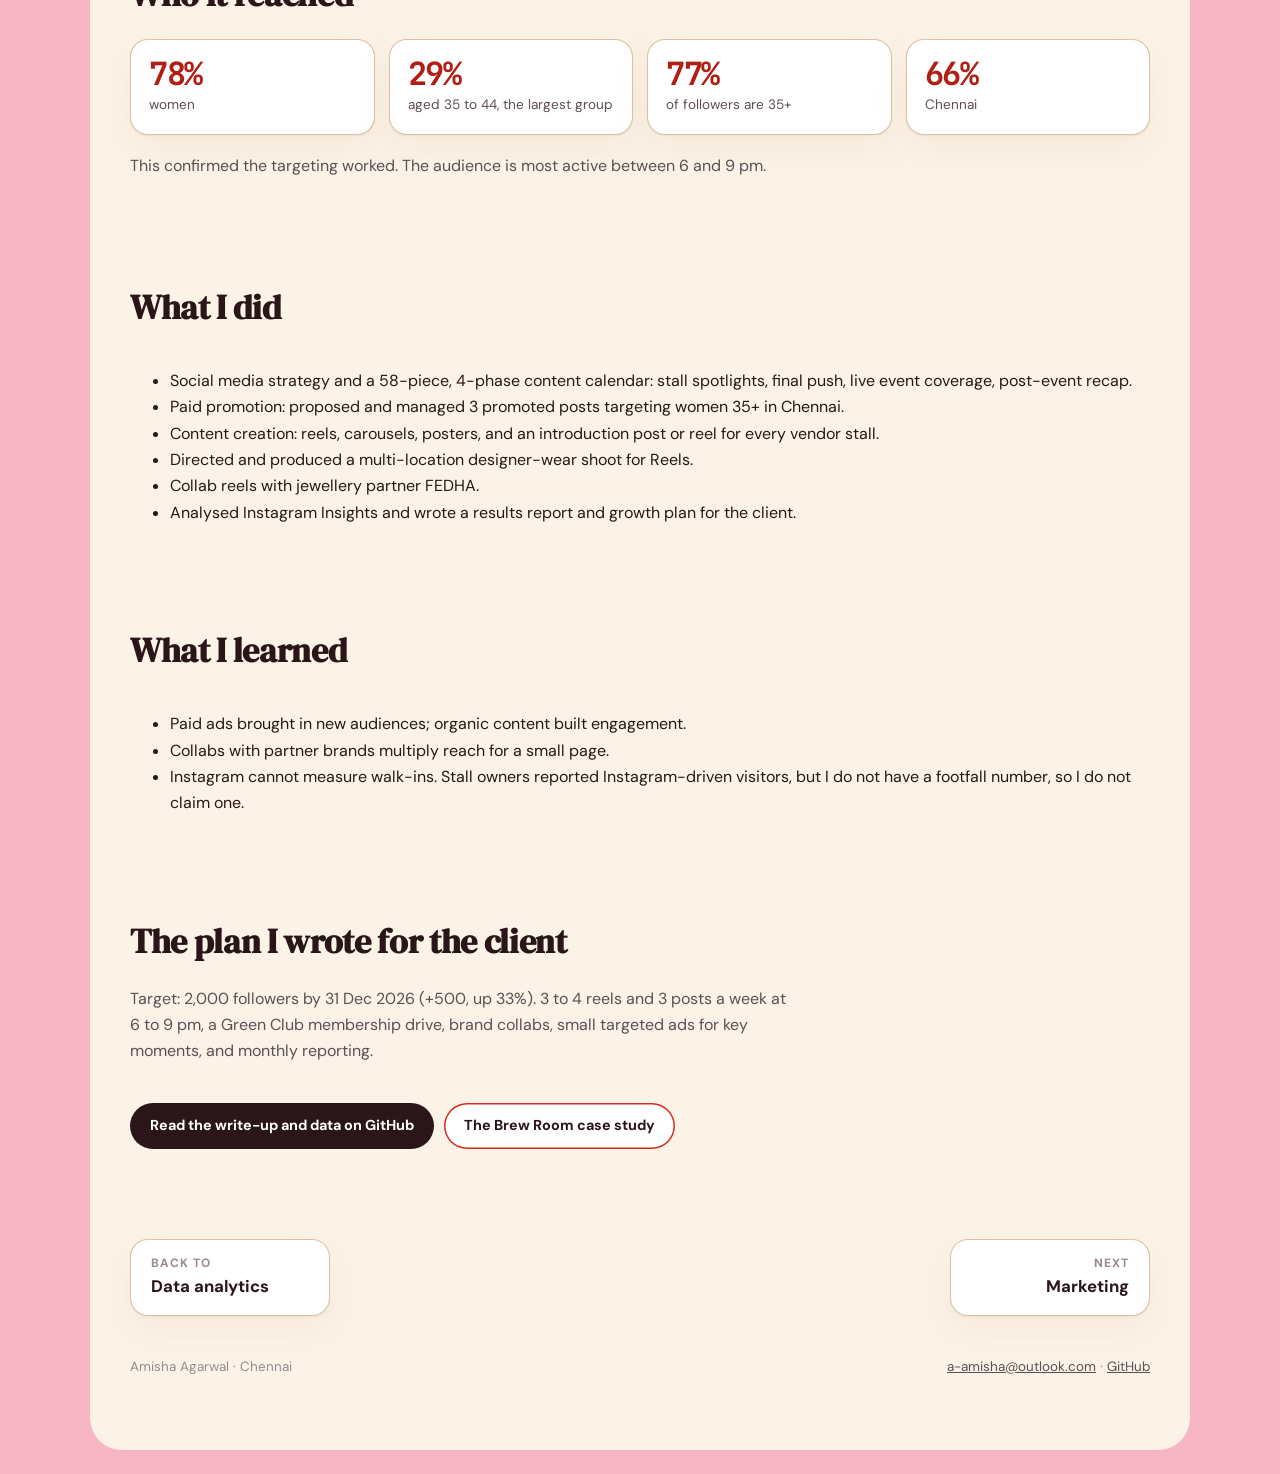
<file: docs/green-goddesses.html>
<!doctype html>
<html lang="en"><head><meta charset="utf-8"><meta name="viewport" content="width=device-width,initial-scale=1">
<title>Marketing analytics | Amisha Agarwal</title><meta name="description" content="Marketing analytics case study: Green Goddesses at the Duchess Utsav, an Instagram campaign in Chennai with before and after, paid versus organic and format analysis.">
<link rel="preconnect" href="https://fonts.googleapis.com"><link rel="preconnect" href="https://fonts.gstatic.com" crossorigin><link rel="stylesheet" href="https://fonts.googleapis.com/css2?family=DM+Serif+Display&family=DM+Sans:wght@400;500;700&family=JetBrains+Mono:wght@500;700&display=swap"><link rel="stylesheet" href="style.css"></head><body><div class="wrap"><header class="top"><a class="logo" href="index.html">Amisha Agarwal<span>Marketing &amp; Data Analyst</span></a><nav class="pills" aria-label="Sections"><a href="index.html">Home ✦</a><a href="quick.html">Quick version</a><a href="data.html">Data analytics</a><a href="marketing.html">Marketing</a><a href="creative.html">Creative work</a><a href="education.html">Education</a><a href="receipts.html">Receipts</a><a class="rs" href="Amisha_Agarwal_Resume.pdf" target="_blank" rel="noopener">Resume</a></nav></header><section class="pagehead"><p class="eyebrow"><b>1</b>Marketing analytics</p><h1 class="big">Green Goddesses at the Duchess Utsav</h1><p class="sub">An Instagram campaign for a Chennai women's sustainability collective, measured with Instagram Insights.</p></section><div class="sec">
<div class="glance rv"><div><b>The brief</b><p>Build awareness, followers and footfall for a two-day exhibition and fashion show at Hotel Savera, Chennai (25 to 26 Sept 2026), in under a month.</p></div><div><b>What I did</b><p>Strategy, a 58-piece content calendar, 3 promoted posts, reels, carousels and posters, a designer-wear shoot, FEDHA collab reels and a results report.</p></div><div><b>The result</b><p>521,057 views in a month, up from about 1,700 in the previous two months, with 95% from non-followers.</p></div></div>
<div class="note rv"><b>About this project.</b> Green Goddesses (@greengoddessess) is a Chennai women's sustainability collective. I took over its Instagram page on 2 Sept 2026 as Social Media Marketing Manager (contract). The numbers are real, from Instagram Insights for 27 Aug to 25 Sep 2026, a window that starts a few days before I took over. The Duchess Utsav fashion show was produced by Green Goddesses; my work was its content and promotion.</div>
<div class="stats rv"><div class="stat"><b>521,057</b><span>views, 27 Aug to 25 Sep</span></div><div class="stat"><b>263,001</b><span>accounts reached</span></div><div class="stat"><b>7,178</b><span>profile visits</span></div><div class="stat"><b>4,387</b><span>interactions</span></div><div class="stat"><b>+284</b><span>net followers, to 1,504 (+23%)</span></div><div class="stat"><b>95%</b><span>of views from non-followers</span></div></div>
<p class="lead rv">In the week of 14 to 20 Sept, views were up 201% on the week before. Google's AI Overview for "green goddess chennai" now cites the Instagram page and names the event.</p>
<div class="card chart rv"><p class="t">Before and during the campaign</p><p class="s">Views are up about 300 times and interactions 125 times. Followers grew by 284 net, up 23%, against 3 in the previous two months.</p><figure class="proof" style="box-shadow:none;border:0;padding:0"><img src="img/gg-before_after.png" alt="Bar charts comparing the previous two months with 27 Aug to 25 Sep: views about 1,700 to 521,057, interactions 35 to 4,387, net followers +3 to +284" loading="lazy"></figure></div>
<h2>Paid versus organic</h2>
<p class="lead rv">Three promoted posts drove 82% of views and 76% of new follows. Organic content did a different job.</p>
<div class="grid2"><div class="card chart rv"><p class="t">Where views and follows came from</p><p class="s">The 3 promoted posts targeted women 35+ in Chennai.</p><figure class="proof" style="box-shadow:none;border:0;padding:0"><img src="img/gg-paid_vs_organic.png" alt="Stacked bars: promoted posts drove 82% of views and 76% of new follows, organic 18% and 24%" loading="lazy"></figure></div><div class="card chart rv"><p class="t">Views on the standout posts</p><p class="s">Promoted posts carried the reach.</p><figure class="proof" style="box-shadow:none;border:0;padding:0"><img src="img/gg-views_by_post.png" alt="Bars of views: main event poster 287,300 promoted, Chennai we are calling you reel 136,700 promoted, Trump invite reel 8,300 organic" loading="lazy"></figure></div></div>
<div class="grid2"><div class="card rv"><h3>Promoted</h3><ul><li><b>"Chennai, we're calling you!" reel:</b> 136,700 views, 102,100 reached, 147 follows, 1,300 likes, 74 shares, 47 saves. The top performer.</li><li><b>Main event poster:</b> 287,300 views, 147,800 reached, 83 follows.</li></ul></div>
<div class="card rv"><h3>Organic, no ad spend</h3><ul><li>Stall introductions and event-day reels got the most comments and shares.</li><li><b>"Trump invite" reel:</b> the best organic reel, with 8,300 views, 150 likes, 24 comments and 29 shares.</li><li><b>FEDHA collab reels:</b> 11,900 views (silver collection) and 5,700 (fashion show).</li></ul></div></div>
<h2>Which formats worked</h2>
<div class="card chart rv"><p class="t">Interactions by format</p><p class="s">Reels led on interactions, shares and saves.</p><figure class="proof" style="box-shadow:none;border:0;padding:0"><img src="img/gg-interactions_by_format.png" alt="Reels got 1,800 interactions, posts 988 and stories 70; reels got 242 shares and 58 saves against 190 and 34 for posts" loading="lazy"></figure></div>
<h2>Who it reached</h2>
<div class="stats rv"><div class="stat"><b>78%</b><span>women</span></div><div class="stat"><b>29%</b><span>aged 35 to 44, the largest group</span></div><div class="stat"><b>77%</b><span>of followers are 35+</span></div><div class="stat"><b>66%</b><span>Chennai</span></div></div>
<p class="lead rv">This confirmed the targeting worked. The audience is most active between 6 and 9 pm.</p>
<h2>What I did</h2><ul class="rv"><li>Social media strategy and a 58-piece, 4-phase content calendar: stall spotlights, final push, live event coverage, post-event recap.</li><li>Paid promotion: proposed and managed 3 promoted posts targeting women 35+ in Chennai.</li><li>Content creation: reels, carousels, posters, and an introduction post or reel for every vendor stall.</li><li>Directed and produced a multi-location designer-wear shoot for Reels.</li><li>Collab reels with jewellery partner FEDHA.</li><li>Analysed Instagram Insights and wrote a results report and growth plan for the client.</li></ul>
<h2>What I learned</h2><ul class="rv"><li>Paid ads brought in new audiences; organic content built engagement.</li><li>Collabs with partner brands multiply reach for a small page.</li><li>Instagram cannot measure walk-ins. Stall owners reported Instagram-driven visitors, but I do not have a footfall number, so I do not claim one.</li></ul>
<h2>The plan I wrote for the client</h2>
<p class="lead rv">Target: 2,000 followers by 31 Dec 2026 (+500, up 33%). 3 to 4 reels and 3 posts a week at 6 to 9 pm, a Green Club membership drive, brand collabs, small targeted ads for key moments, and monthly reporting.</p>
<div class="row rv"><a class="btn" href="https://github.com/Amizingamy/Data-Analytics-Portfolio/tree/main/green-goddesses-duchess-utsav">Read the write-up and data on GitHub</a><a class="btn ghost" href="data.html">The Brew Room case study</a></div>
</div><div class="pager"><a href="data.html"><small>Back to</small><b>Data analytics</b></a><a class="next" href="marketing.html"><small>Next</small><b>Marketing</b></a></div><footer class="foot"><span>Amisha Agarwal · Chennai</span><span><a href="mailto:a-amisha@outlook.com">a-amisha@outlook.com</a> · <a href="https://github.com/Amizingamy/Data-Analytics-Portfolio">GitHub</a></span></footer><div id="lb" role="dialog" aria-label="Image viewer"><img alt="" src="[data-uri]"><p></p></div><script src="site.js"></script></div></body></html>
</file>
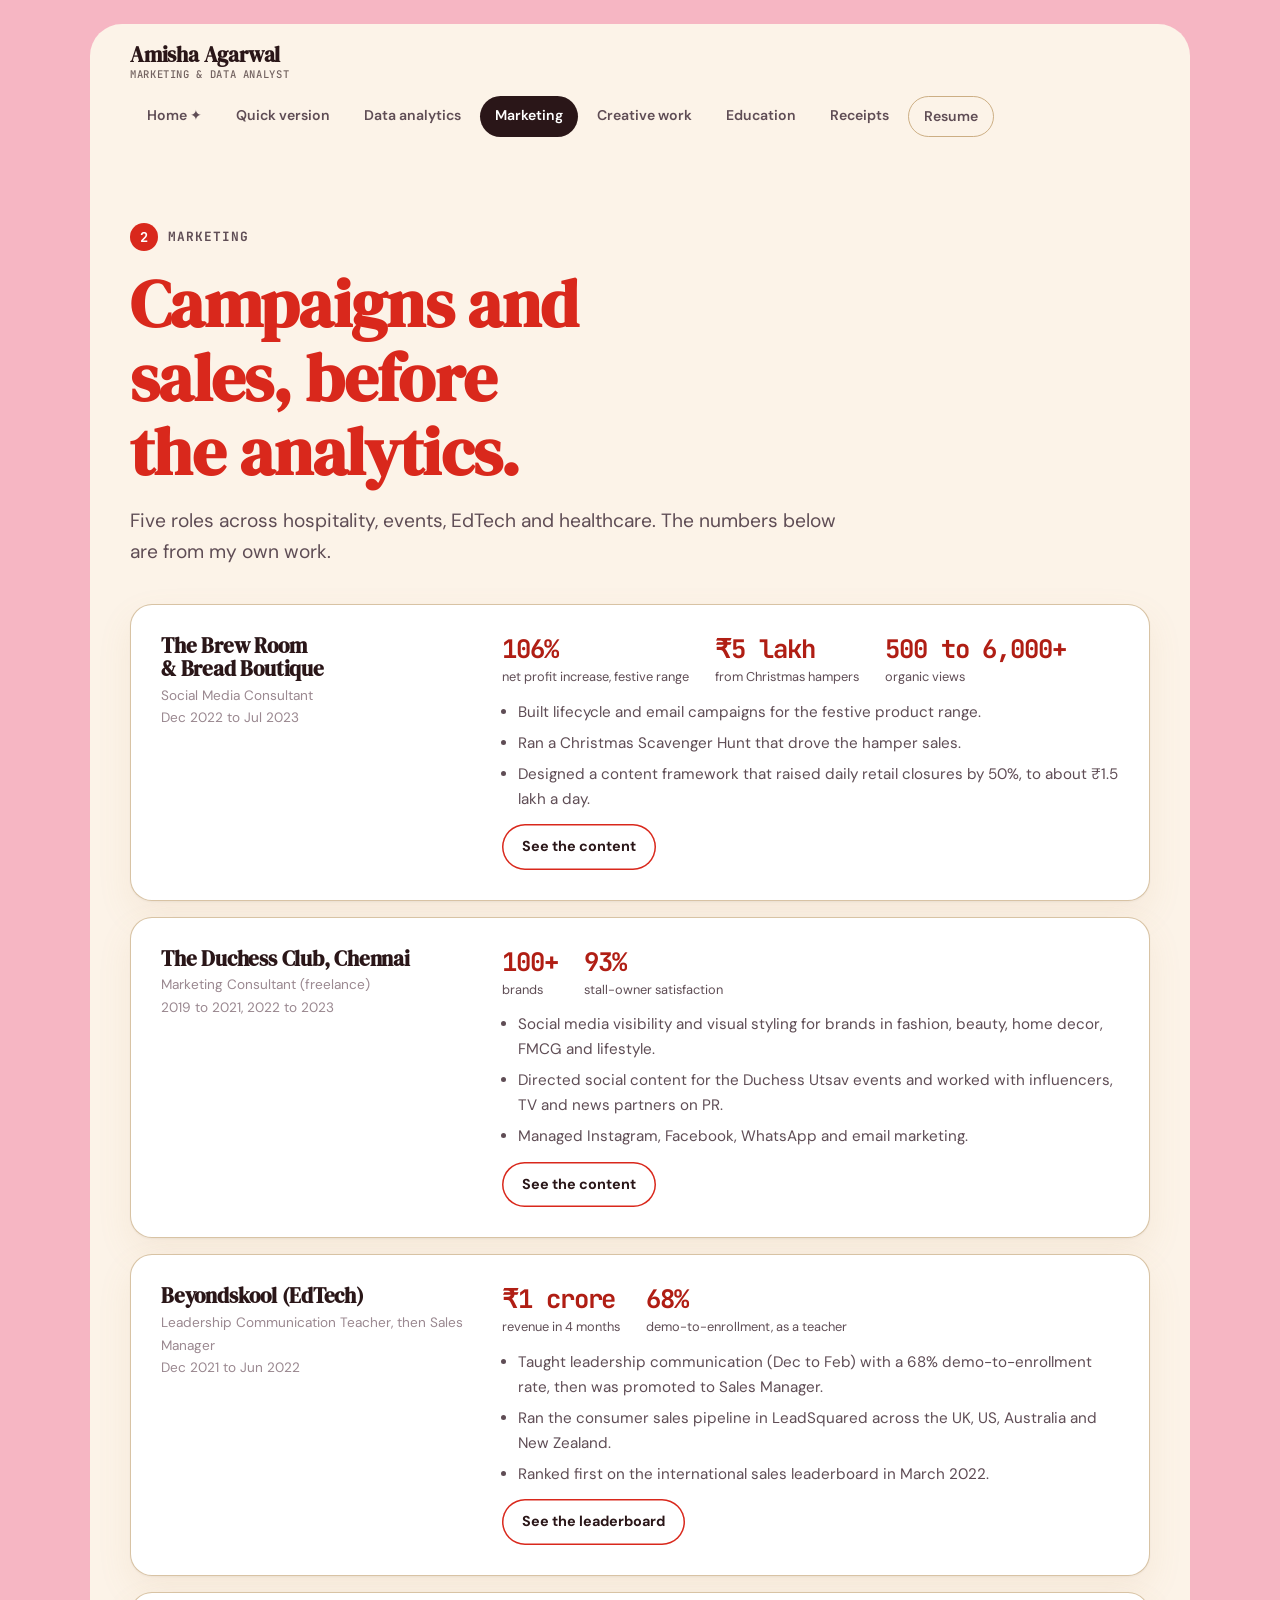
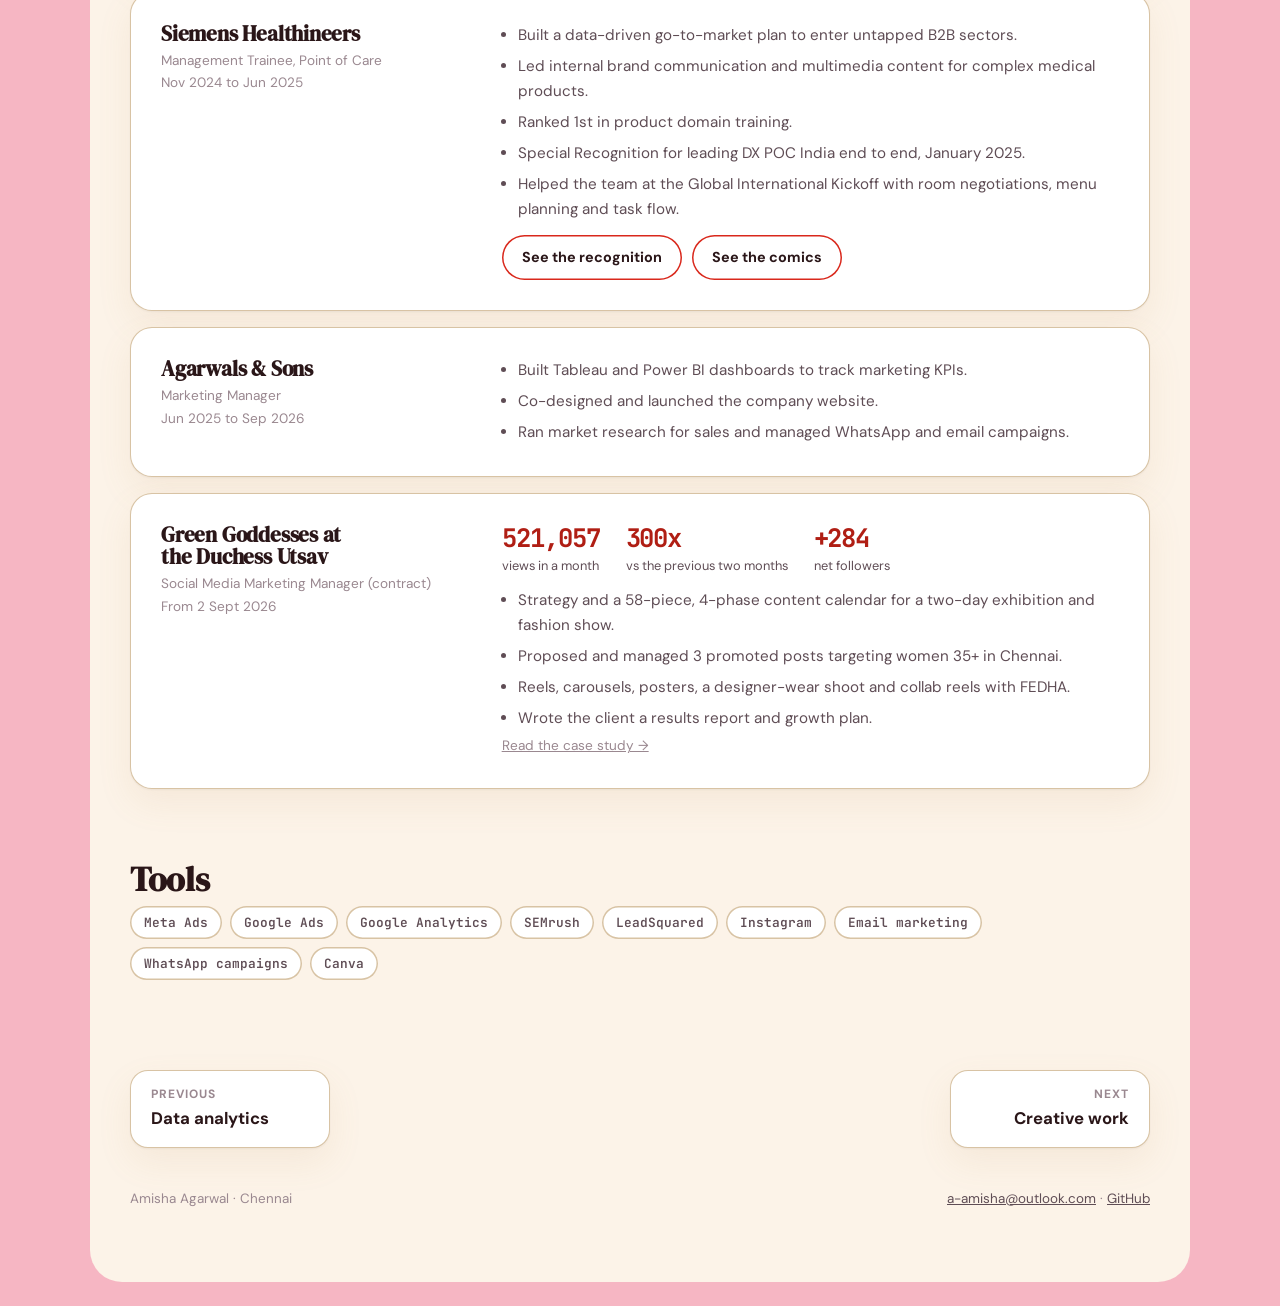
<file: docs/marketing.html>
<!doctype html>
<html lang="en"><head><meta charset="utf-8"><meta name="viewport" content="width=device-width,initial-scale=1">
<title>Marketing | Amisha Agarwal</title><meta name="description" content="Marketing and sales experience of Amisha Agarwal: Brew Room, Duchess Club, Beyondskool, Siemens Healthineers.">
<link rel="preconnect" href="https://fonts.googleapis.com"><link rel="preconnect" href="https://fonts.gstatic.com" crossorigin><link rel="stylesheet" href="https://fonts.googleapis.com/css2?family=DM+Serif+Display&family=DM+Sans:wght@400;500;700&family=JetBrains+Mono:wght@500;700&display=swap"><link rel="stylesheet" href="style.css"></head><body><div class="wrap"><header class="top"><a class="logo" href="index.html">Amisha Agarwal<span>Marketing &amp; Data Analyst</span></a><nav class="pills" aria-label="Sections"><a href="index.html">Home ✦</a><a href="quick.html">Quick version</a><a href="data.html">Data analytics</a><a href="marketing.html" aria-current="page">Marketing</a><a href="creative.html">Creative work</a><a href="education.html">Education</a><a href="receipts.html">Receipts</a><a class="rs" href="Amisha_Agarwal_Resume.pdf" target="_blank" rel="noopener">Resume</a></nav></header><section class="pagehead"><p class="eyebrow"><b>2</b>Marketing</p><h1 class="big">Campaigns and sales, before the analytics.</h1><p class="sub">Five roles across hospitality, events, EdTech and healthcare. The numbers below are from my own work.</p></section><div class="cols"><article class="role rv"><div><h3>The Brew Room &amp; Bread Boutique</h3><p class="meta">Social Media Consultant<br>Dec 2022 to Jul 2023</p></div><div><div class=bigs><div><b>106%</b><span>net profit increase, festive range</span></div><div><b>₹5 lakh</b><span>from Christmas hampers</span></div><div><b>500 to 6,000+</b><span>organic views</span></div></div><ul><li>Built lifecycle and email campaigns for the festive product range.</li><li>Ran a Christmas Scavenger Hunt that drove the hamper sales.</li><li>Designed a content framework that raised daily retail closures by 50%, to about ₹1.5 lakh a day.</li></ul><div class="row" style="margin-top:12px"><a class="btn ghost" href="creative.html">See the content</a></div></div></article><article class="role rv"><div><h3>The Duchess Club, Chennai</h3><p class="meta">Marketing Consultant (freelance)<br>2019 to 2021, 2022 to 2023</p></div><div><div class=bigs><div><b>100+</b><span>brands</span></div><div><b>93%</b><span>stall-owner satisfaction</span></div></div><ul><li>Social media visibility and visual styling for brands in fashion, beauty, home decor, FMCG and lifestyle.</li><li>Directed social content for the Duchess Utsav events and worked with influencers, TV and news partners on PR.</li><li>Managed Instagram, Facebook, WhatsApp and email marketing.</li></ul><div class="row" style="margin-top:12px"><a class="btn ghost" href="creative.html">See the content</a></div></div></article><article class="role rv"><div><h3>Beyondskool (EdTech)</h3><p class="meta">Leadership Communication Teacher, then Sales Manager<br>Dec 2021 to Jun 2022</p></div><div><div class=bigs><div><b>₹1 crore</b><span>revenue in 4 months</span></div><div><b>68%</b><span>demo-to-enrollment, as a teacher</span></div></div><ul><li>Taught leadership communication (Dec to Feb) with a 68% demo-to-enrollment rate, then was promoted to Sales Manager.</li><li>Ran the consumer sales pipeline in LeadSquared across the UK, US, Australia and New Zealand.</li><li>Ranked first on the international sales leaderboard in March 2022.</li></ul><div class="row" style="margin-top:12px"><a class="btn ghost" href="receipts.html">See the leaderboard</a></div></div></article><article class="role rv"><div><h3>Siemens Healthineers</h3><p class="meta">Management Trainee, Point of Care<br>Nov 2024 to Jun 2025</p></div><div><ul><li>Built a data-driven go-to-market plan to enter untapped B2B sectors.</li><li>Led internal brand communication and multimedia content for complex medical products.</li><li>Ranked 1st in product domain training.</li><li>Special Recognition for leading DX POC India end to end, January 2025.</li><li>Helped the team at the Global International Kickoff with room negotiations, menu planning and task flow.</li></ul><div class="row" style="margin-top:12px"><a class="btn ghost" href="receipts.html">See the recognition</a><a class="btn ghost" href="creative.html">See the comics</a></div></div></article><article class="role rv"><div><h3>Agarwals &amp; Sons</h3><p class="meta">Marketing Manager<br>Jun 2025 to Sep 2026</p></div><div><ul><li>Built Tableau and Power BI dashboards to track marketing KPIs.</li><li>Co-designed and launched the company website.</li><li>Ran market research for sales and managed WhatsApp and email campaigns.</li></ul></div></article><article class="role rv"><div><h3>Green Goddesses at the Duchess Utsav</h3><p class="meta">Social Media Marketing Manager (contract)<br>From 2 Sept 2026</p></div><div><div class=bigs><div><b>521,057</b><span>views in a month</span></div><div><b>300x</b><span>vs the previous two months</span></div><div><b>+284</b><span>net followers</span></div></div><ul><li>Strategy and a 58-piece, 4-phase content calendar for a two-day exhibition and fashion show.</li><li>Proposed and managed 3 promoted posts targeting women 35+ in Chennai.</li><li>Reels, carousels, posters, a designer-wear shoot and collab reels with FEDHA.</li><li>Wrote the client a results report and growth plan.</li></ul><p class="meta"><a href="green-goddesses.html">Read the case study &rarr;</a></p></div></article></div><h2>Tools</h2><ul class="skills rv"><li>Meta Ads</li><li>Google Ads</li><li>Google Analytics</li><li>SEMrush</li><li>LeadSquared</li><li>Instagram</li><li>Email marketing</li><li>WhatsApp campaigns</li><li>Canva</li></ul><div class="pager"><a href="data.html"><small>Previous</small><b>Data analytics</b></a><a class="next" href="creative.html"><small>Next</small><b>Creative work</b></a></div><footer class="foot"><span>Amisha Agarwal · Chennai</span><span><a href="mailto:a-amisha@outlook.com">a-amisha@outlook.com</a> · <a href="https://github.com/Amizingamy/Data-Analytics-Portfolio">GitHub</a></span></footer><div id="lb" role="dialog" aria-label="Image viewer"><img alt="" src="[data-uri]"><p></p></div><script src="site.js"></script></div></body></html>
</file>
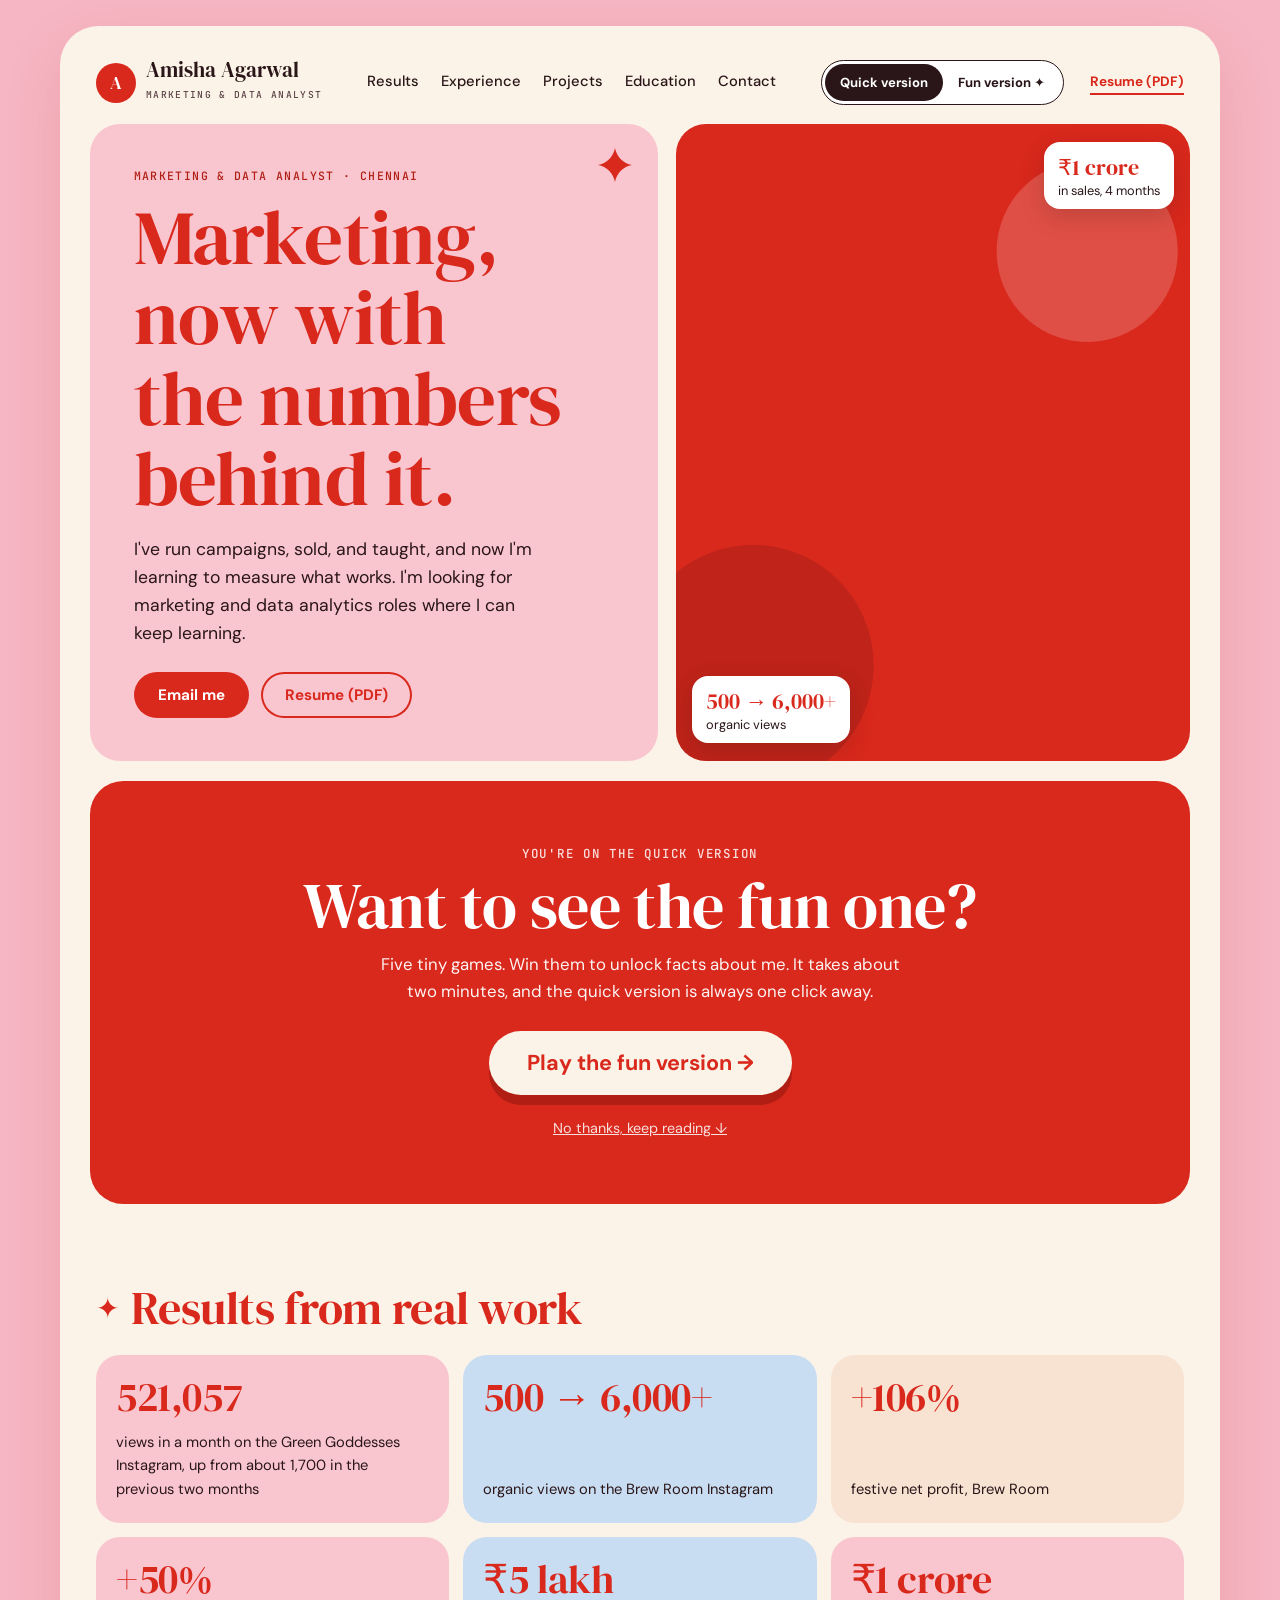
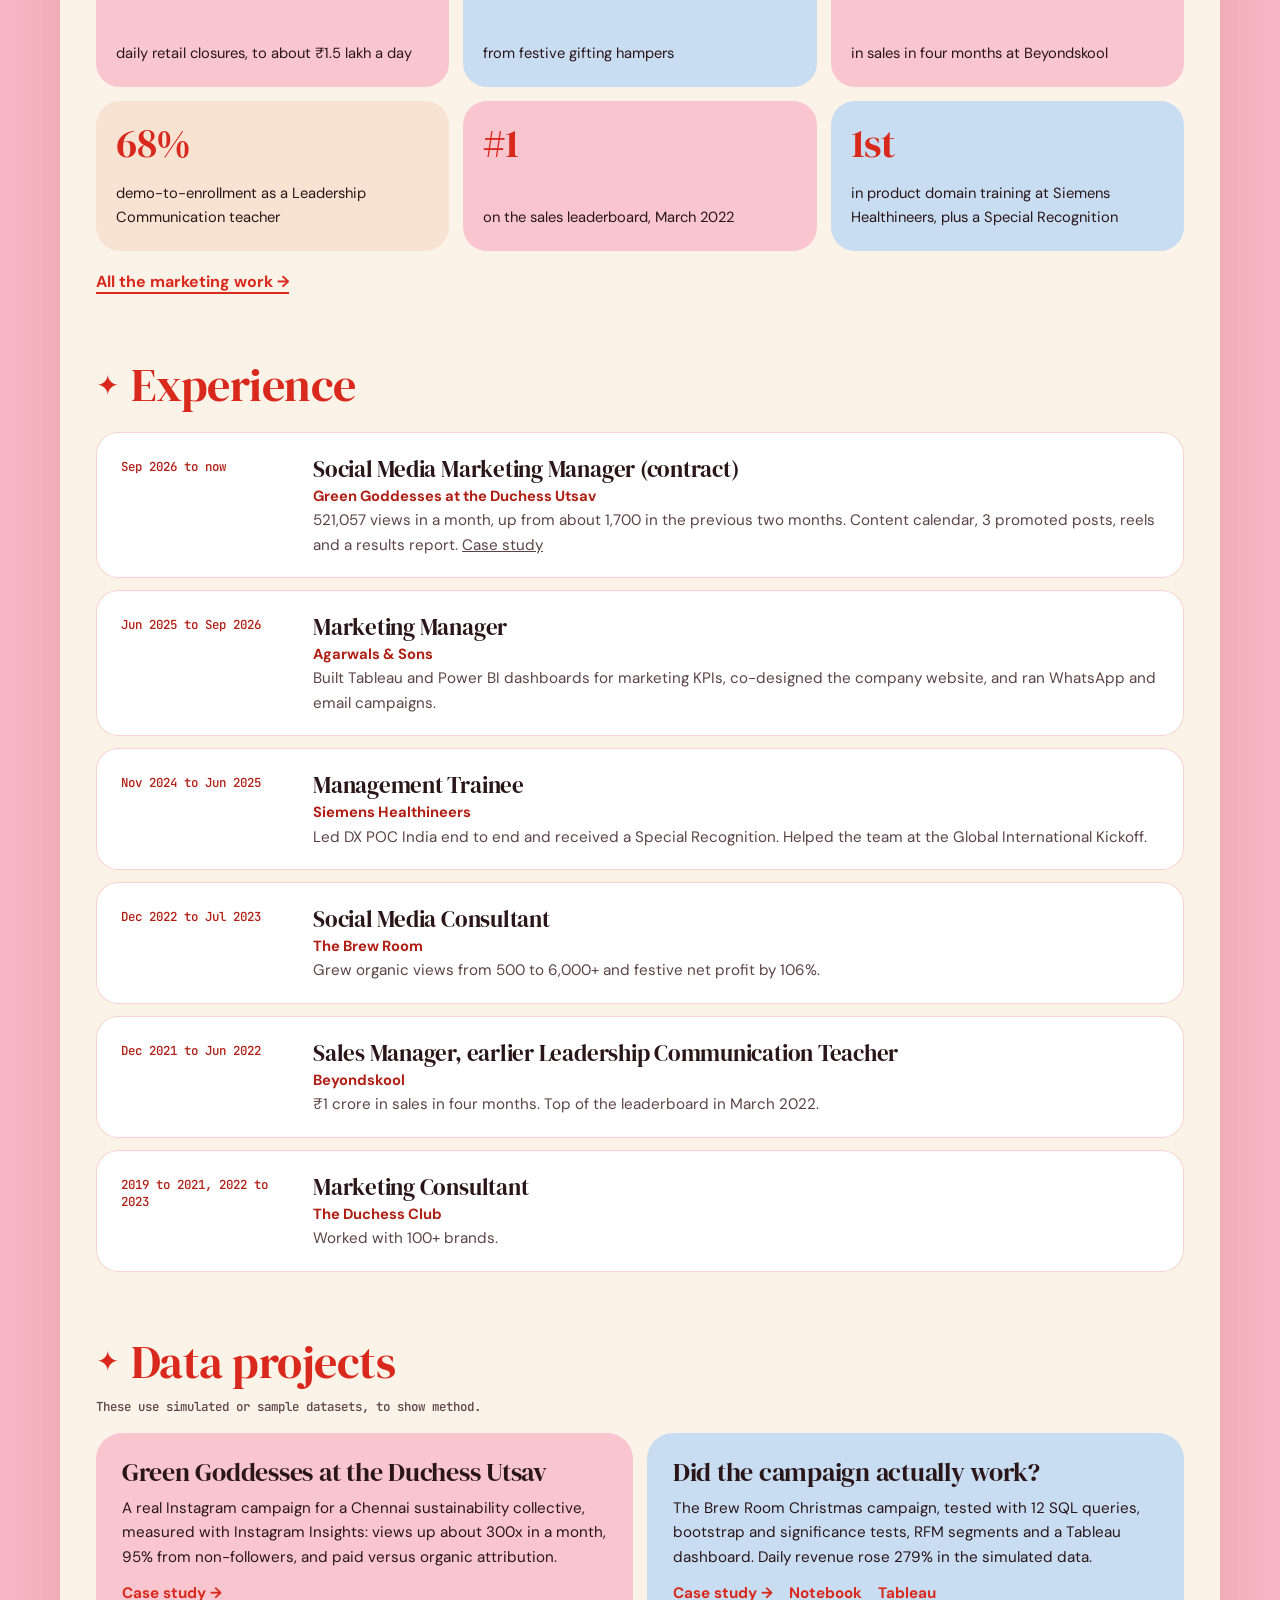
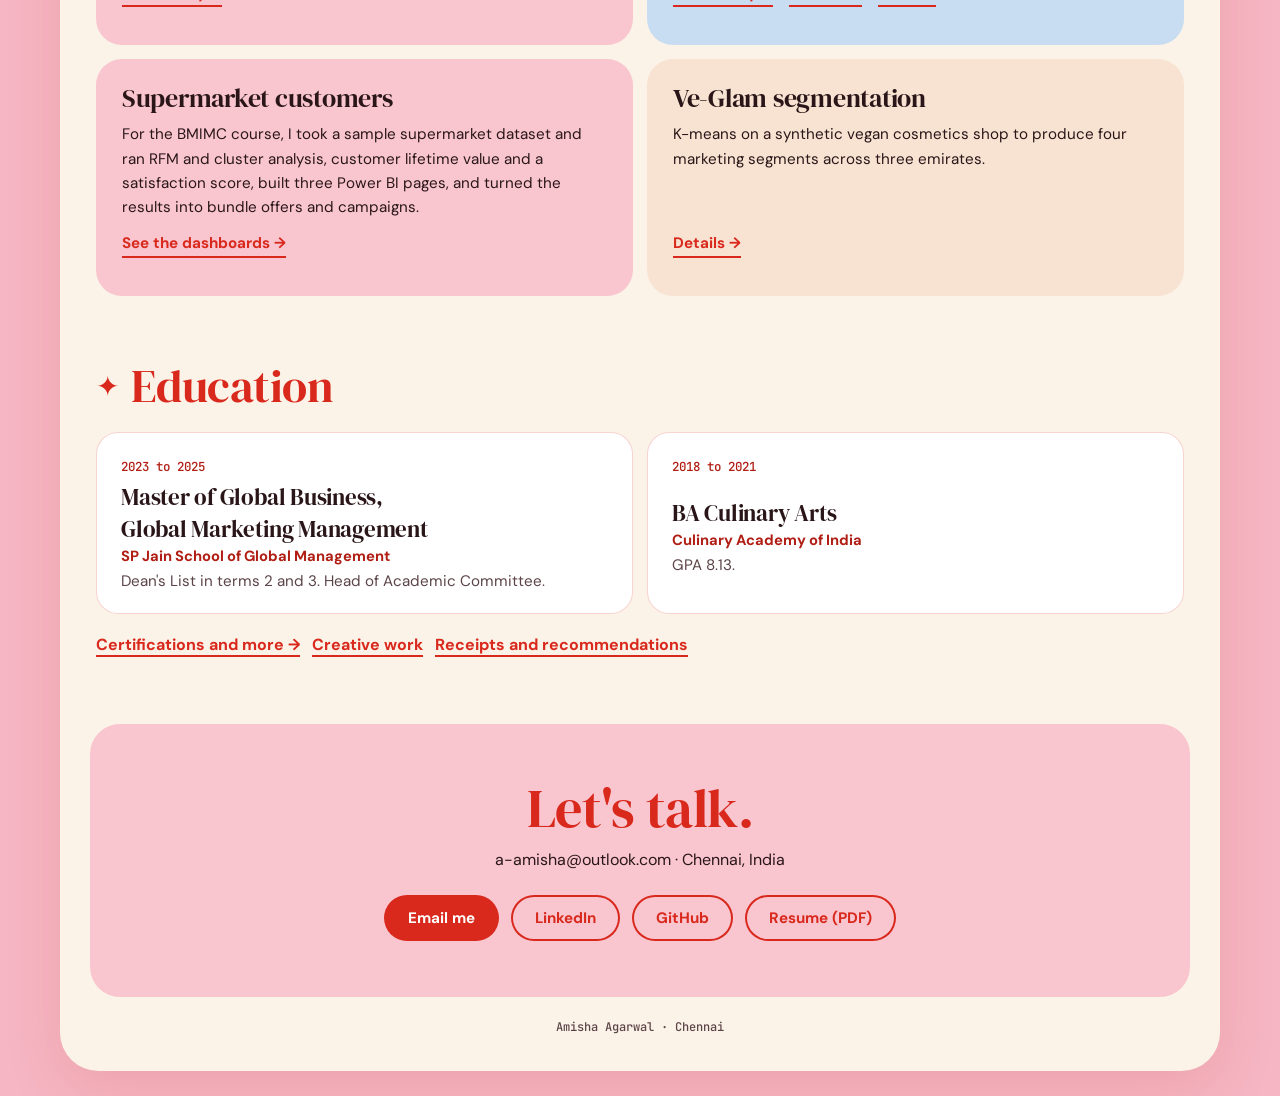
<file: docs/quick.html>
<!doctype html><html lang="en"><head><meta charset="utf-8"><meta name="viewport" content="width=device-width,initial-scale=1"><title>Amisha Agarwal | Marketing & Data Analyst</title><meta name="description" content="Amisha Agarwal, marketing and data analyst based in Chennai. Real campaign results, data projects, experience and contact. Quick version or a fun version with mini games."><link rel="preconnect" href="https://fonts.googleapis.com"><link rel="preconnect" href="https://fonts.gstatic.com" crossorigin><link rel="stylesheet" href="https://fonts.googleapis.com/css2?family=DM+Sans:wght@400;500;700&family=DM+Serif+Display&family=JetBrains+Mono:wght@500;700&display=swap"><link rel="stylesheet" href="home.css"></head><body><div class="frame"><header class="nav"><a class="lg" href="index.html"><i>A</i><div><b>Amisha Agarwal</b><span>Marketing &amp; Data Analyst</span></div></a><nav class="links" aria-label="Sections"><a href="quick.html#results">Results</a><a href="quick.html#experience">Experience</a><a href="quick.html#projects">Projects</a><a href="quick.html#education">Education</a><a href="quick.html#contact">Contact</a></nav><div class="seg" role="group" aria-label="Choose a version"><a href="quick.html" aria-current="page">Quick version</a><a href="index.html">Fun version ✦</a></div><a class="rsm" href="Amisha_Agarwal_Resume.pdf" target="_blank" rel="noopener">Resume (PDF)</a></header>
<section class="hero"><div class="tile l"><svg class="spark" viewBox="0 0 24 24" aria-hidden="true"><path fill="currentColor" d="M12 0c1 6 6 11 12 12-6 1-11 6-12 12-1-6-6-11-12-12 6-1 11-6 12-12z"/></svg><p class="eyb">Marketing &amp; Data Analyst · Chennai</p><h1>Marketing, now with the numbers behind it.</h1><p class="b">I've run campaigns, sold, and taught, and now I'm learning to measure what works. I'm looking for marketing and data analytics roles where I can keep learning.</p><div class="cta"><a class="btn" href="mailto:a-amisha@outlook.com">Email me</a><a class="btn ol" href="Amisha_Agarwal_Resume.pdf" target="_blank" rel="noopener">Resume (PDF)</a></div></div>
<div class="tile r"><div class="chip c2"><b>₹1 crore</b>in sales, 4 months</div><div class="chip c1"><b>500 → 6,000+</b>organic views</div></div></section>
<section class="big" aria-label="Choose your version"><small>You're on the quick version</small><h2>Want to see the fun one?</h2><p>Five tiny games. Win them to unlock facts about me. It takes about two minutes, and the quick version is always one click away.</p><a class="btn" href="index.html">Play the fun version →</a><a class="skip" href="#results">No thanks, keep reading ↓</a></section>
<section class="sec" id="results"><h2>Results from real work</h2><div class="grid4 n9"><div class="num"><b>521,057</b><span>views in a month on the Green Goddesses Instagram, up from about 1,700 in the previous two months</span></div><div class="num"><b>500 → 6,000+</b><span>organic views on the Brew Room Instagram</span></div><div class="num"><b>+106%</b><span>festive net profit, Brew Room</span></div><div class="num"><b>+50%</b><span>daily retail closures, to about ₹1.5 lakh a day</span></div><div class="num"><b>₹5 lakh</b><span>from festive gifting hampers</span></div><div class="num"><b>₹1 crore</b><span>in sales in four months at Beyondskool</span></div><div class="num"><b>68%</b><span>demo-to-enrollment as a Leadership Communication teacher</span></div><div class="num"><b>#1</b><span>on the sales leaderboard, March 2022</span></div><div class="num"><b>1st</b><span>in product domain training at Siemens Healthineers, plus a Special Recognition</span></div></div><p class="more"><a href="marketing.html">All the marketing work →</a></p></section>
<section class="sec" id="experience"><h2>Experience</h2><div class="jobs"><div class="job"><div class="w">Sep 2026 to now</div><div><h3>Social Media Marketing Manager (contract)</h3><p class="o">Green Goddesses at the Duchess Utsav</p><p>521,057 views in a month, up from about 1,700 in the previous two months. Content calendar, 3 promoted posts, reels and a results report. <a href="green-goddesses.html">Case study</a></p></div></div><div class="job"><div class="w">Jun 2025 to Sep 2026</div><div><h3>Marketing Manager</h3><p class="o">Agarwals &amp; Sons</p><p>Built Tableau and Power BI dashboards for marketing KPIs, co-designed the company website, and ran WhatsApp and email campaigns.</p></div></div><div class="job"><div class="w">Nov 2024 to Jun 2025</div><div><h3>Management Trainee</h3><p class="o">Siemens Healthineers</p><p>Led DX POC India end to end and received a Special Recognition. Helped the team at the Global International Kickoff.</p></div></div><div class="job"><div class="w">Dec 2022 to Jul 2023</div><div><h3>Social Media Consultant</h3><p class="o">The Brew Room</p><p>Grew organic views from 500 to 6,000+ and festive net profit by 106%.</p></div></div><div class="job"><div class="w">Dec 2021 to Jun 2022</div><div><h3>Sales Manager, earlier Leadership Communication Teacher</h3><p class="o">Beyondskool</p><p>₹1 crore in sales in four months. Top of the leaderboard in March 2022.</p></div></div><div class="job"><div class="w">2019 to 2021, 2022 to 2023</div><div><h3>Marketing Consultant</h3><p class="o">The Duchess Club</p><p>Worked with 100+ brands.</p></div></div></div></section>
<section class="sec" id="projects"><h2>Data projects</h2><p class="note">These use simulated or sample datasets, to show method.</p><div class="projs"><div class="proj"><h3>Green Goddesses at the Duchess Utsav</h3><p>A real Instagram campaign for a Chennai sustainability collective, measured with Instagram Insights: views up about 300x in a month, 95% from non-followers, and paid versus organic attribution.</p><p class="lk"><a href="green-goddesses.html">Case study →</a></p></div>

<div class="proj"><h3>Did the campaign actually work?</h3><p>The Brew Room Christmas campaign, tested with 12 SQL queries, bootstrap and significance tests, RFM segments and a Tableau dashboard. Daily revenue rose 279% in the simulated data.</p><p class="lk"><a href="data.html">Case study →</a><a href="https://github.com/Amizingamy/Data-Analytics-Portfolio/blob/main/brew-room-campaign-analytics/analysis/campaign_lift_and_rfm.ipynb" target="_blank" rel="noopener">Notebook</a><a href="https://public.tableau.com/views/BrewRoomChristmasCampaign/Dashboard1" target="_blank" rel="noopener">Tableau</a></p></div>
<div class="proj"><h3>Supermarket customers</h3><p>For the BMIMC course, I took a sample supermarket dataset and ran RFM and cluster analysis, customer lifetime value and a satisfaction score, built three Power BI pages, and turned the results into bundle offers and campaigns.</p><p class="lk"><a href="data.html#supermarket">See the dashboards →</a></p></div>
<div class="proj"><h3>Ve-Glam segmentation</h3><p>K-means on a synthetic vegan cosmetics shop to produce four marketing segments across three emirates.</p><p class="lk"><a href="data.html#veglam">Details →</a></p></div>
</div></section>
<section class="sec" id="education"><h2>Education</h2><div class="two"><div class="job"><div class="w">2023 to 2025</div><div><h3>Master of Global Business, Global Marketing Management</h3><p class="o">SP Jain School of Global Management</p><p>Dean's List in terms 2 and 3. Head of Academic Committee.</p></div></div><div class="job"><div class="w">2018 to 2021</div><div><h3>BA Culinary Arts</h3><p class="o">Culinary Academy of India</p><p>GPA 8.13.</p></div></div></div><p class="more"><a href="education.html">Certifications and more →</a> &nbsp; <a href="creative.html">Creative work</a> &nbsp; <a href="receipts.html">Receipts and recommendations</a></p></section>
<section class="getin" id="contact"><h2>Let's talk.</h2><p>a-amisha@outlook.com · Chennai, India</p><div class="cta"><a class="btn" href="mailto:a-amisha@outlook.com">Email me</a><a class="btn ol" href="https://www.linkedin.com/in/amisha-a-b62669198/" target="_blank" rel="noopener">LinkedIn</a><a class="btn ol" href="https://github.com/Amizingamy/Data-Analytics-Portfolio" target="_blank" rel="noopener">GitHub</a><a class="btn ol" href="Amisha_Agarwal_Resume.pdf" target="_blank" rel="noopener">Resume (PDF)</a></div></section>
<p class="ft">Amisha Agarwal · Chennai</p></div></body></html>
</file>
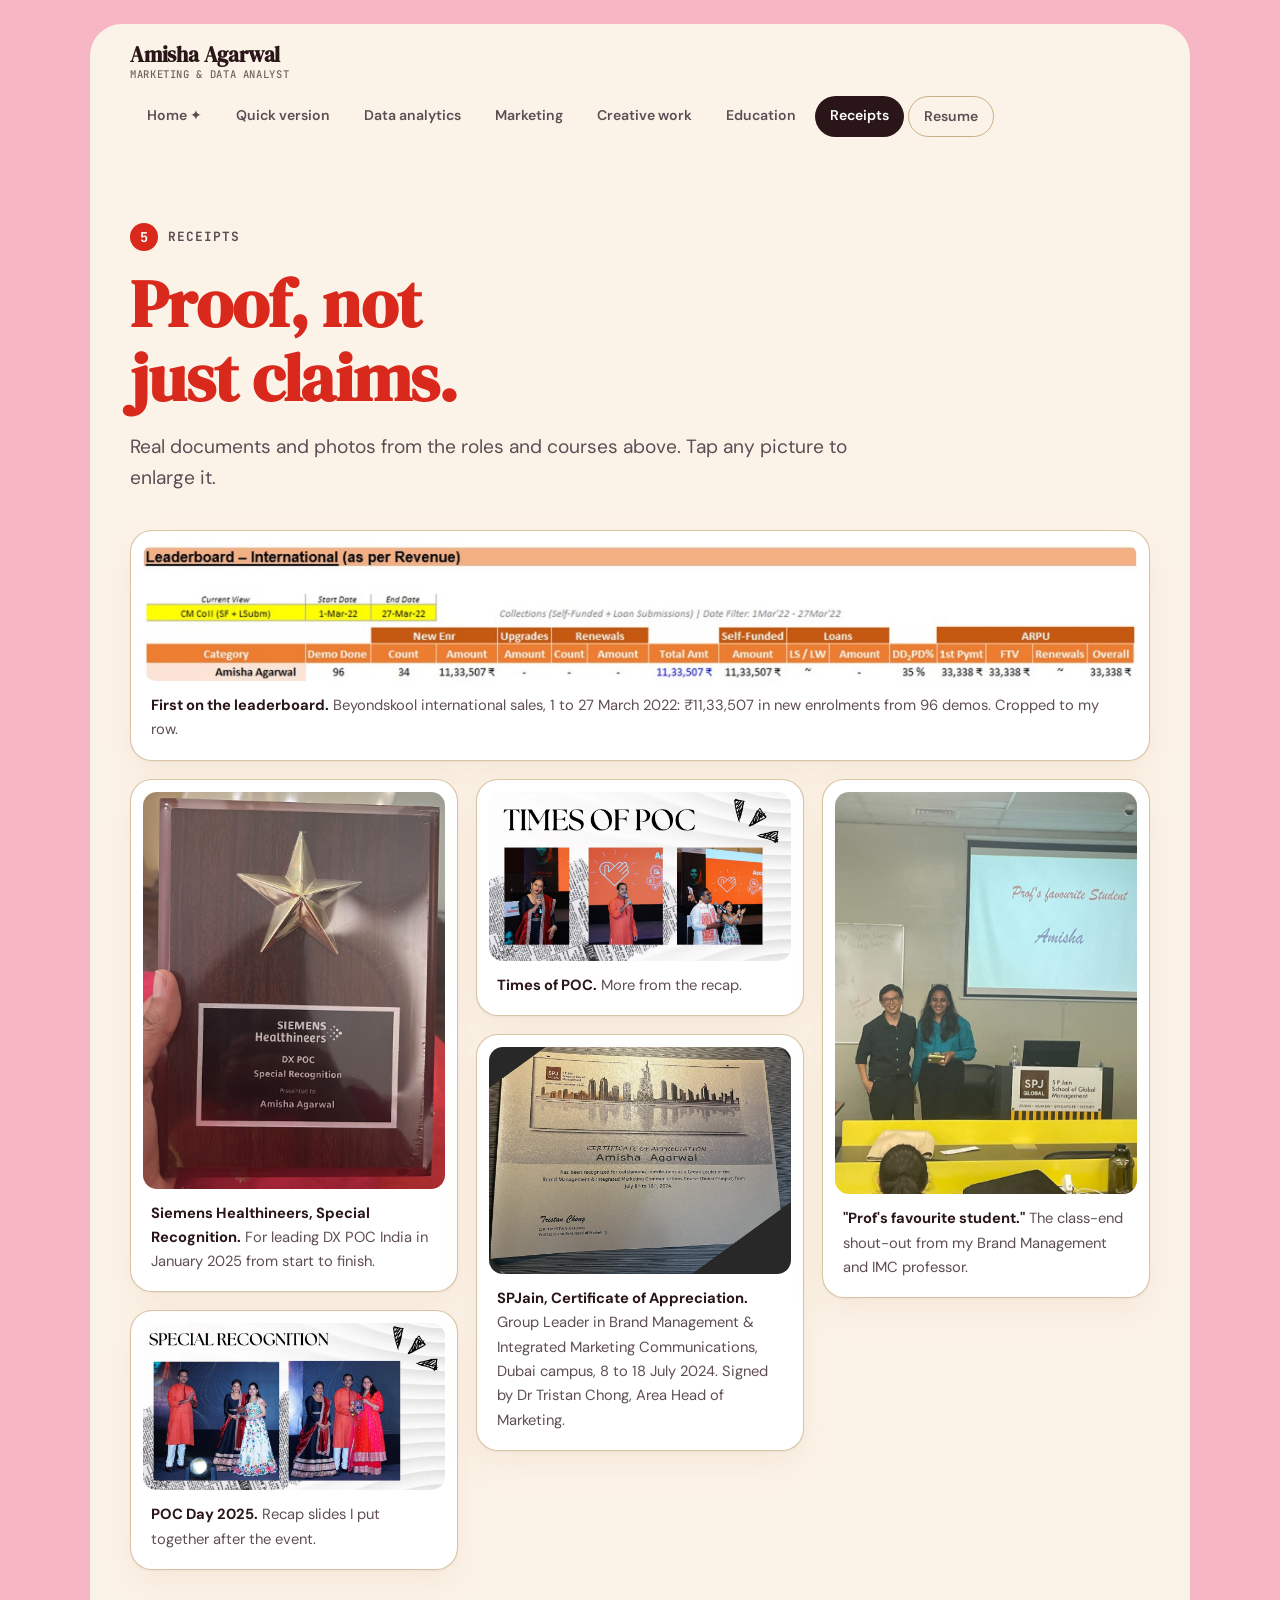
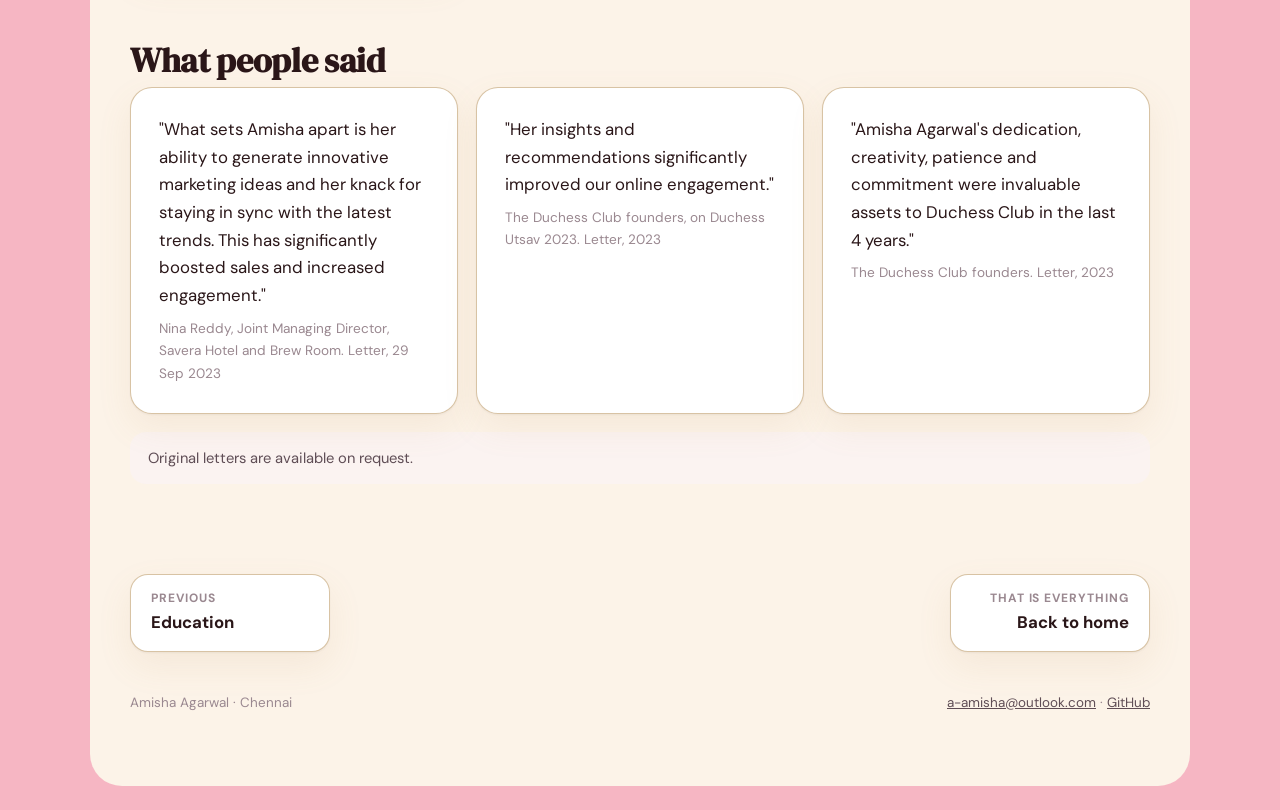
<file: docs/receipts.html>
<!doctype html>
<html lang="en"><head><meta charset="utf-8"><meta name="viewport" content="width=device-width,initial-scale=1">
<title>Receipts | Amisha Agarwal</title><meta name="description" content="Awards, leaderboard, certificates and recommendations for Amisha Agarwal.">
<link rel="preconnect" href="https://fonts.googleapis.com"><link rel="preconnect" href="https://fonts.gstatic.com" crossorigin><link rel="stylesheet" href="https://fonts.googleapis.com/css2?family=DM+Serif+Display&family=DM+Sans:wght@400;500;700&family=JetBrains+Mono:wght@500;700&display=swap"><link rel="stylesheet" href="style.css"></head><body><div class="wrap"><header class="top"><a class="logo" href="index.html">Amisha Agarwal<span>Marketing &amp; Data Analyst</span></a><nav class="pills" aria-label="Sections"><a href="index.html">Home ✦</a><a href="quick.html">Quick version</a><a href="data.html">Data analytics</a><a href="marketing.html">Marketing</a><a href="creative.html">Creative work</a><a href="education.html">Education</a><a href="receipts.html" aria-current="page">Receipts</a><a class="rs" href="Amisha_Agarwal_Resume.pdf" target="_blank" rel="noopener">Resume</a></nav></header><section class="pagehead"><p class="eyebrow"><b>5</b>Receipts</p><h1 class="big">Proof, not just claims.</h1><p class="sub">Real documents and photos from the roles and courses above. Tap any picture to enlarge it.</p></section><div class="proofs"><figure class="proof wide"><img src="img/leaderboard.png" alt="Beyondskool international sales leaderboard, March 2022, Amisha Agarwal first" loading="lazy"><p><b>First on the leaderboard.</b> Beyondskool international sales, 1 to 27 March 2022: ₹11,33,507 in new enrolments from 96 demos. Cropped to my row.</p></figure><figure class="proof "><img src="img/siemens-plaque.jpg" alt="Siemens Healthineers DX POC Special Recognition plaque for Amisha Agarwal" loading="lazy"><p><b>Siemens Healthineers, Special Recognition.</b> For leading DX POC India in January 2025 from start to finish.</p></figure><figure class="proof "><img src="img/poc-recognition.jpg" alt="Recap slide: Special Recognition at DX POC India 2025" loading="lazy"><p><b>POC Day 2025.</b> Recap slides I put together after the event.</p></figure><figure class="proof "><img src="img/poc-times.jpg" alt="Recap slide: Times of POC" loading="lazy"><p><b>Times of POC.</b> More from the recap.</p></figure><figure class="proof "><img src="img/certificate.jpg" alt="SPJain Certificate of Appreciation to Amisha Agarwal, Group Leader, Brand Management and IMC, Dubai campus, July 2024" loading="lazy"><p><b>SPJain, Certificate of Appreciation.</b> Group Leader in Brand Management &amp; Integrated Marketing Communications, Dubai campus, 8 to 18 July 2024. Signed by Dr Tristan Chong, Area Head of Marketing.</p></figure><figure class="proof "><img src="img/prof-favourite.jpg" alt="Amisha with her professor under a slide reading Profs favourite student" loading="lazy"><p><b>"Prof's favourite student."</b> The class-end shout-out from my Brand Management and IMC professor.</p></figure></div><h2>What people said</h2><div class="grid2"><div class="card rv"><p class="quote">"What sets Amisha apart is her ability to generate innovative marketing ideas and her knack for staying in sync with the latest trends. This has significantly boosted sales and increased engagement."</p><p class="meta">Nina Reddy, Joint Managing Director, Savera Hotel and Brew Room. Letter, 29 Sep 2023</p></div><div class="card rv"><p class="quote">"Her insights and recommendations significantly improved our online engagement."</p><p class="meta">The Duchess Club founders, on Duchess Utsav 2023. Letter, 2023</p></div><div class="card rv"><p class="quote">"Amisha Agarwal's dedication, creativity, patience and commitment were invaluable assets to Duchess Club in the last 4 years."</p><p class="meta">The Duchess Club founders. Letter, 2023</p></div></div><p class="note" style="margin-top:18px">Original letters are available on request.</p><div class="pager"><a href="education.html"><small>Previous</small><b>Education</b></a><a class="next" href="index.html"><small>That is everything</small><b>Back to home</b></a></div><footer class="foot"><span>Amisha Agarwal · Chennai</span><span><a href="mailto:a-amisha@outlook.com">a-amisha@outlook.com</a> · <a href="https://github.com/Amizingamy/Data-Analytics-Portfolio">GitHub</a></span></footer><div id="lb" role="dialog" aria-label="Image viewer"><img alt="" src="[data-uri]"><p></p></div><script src="site.js"></script></div></body></html>
</file>
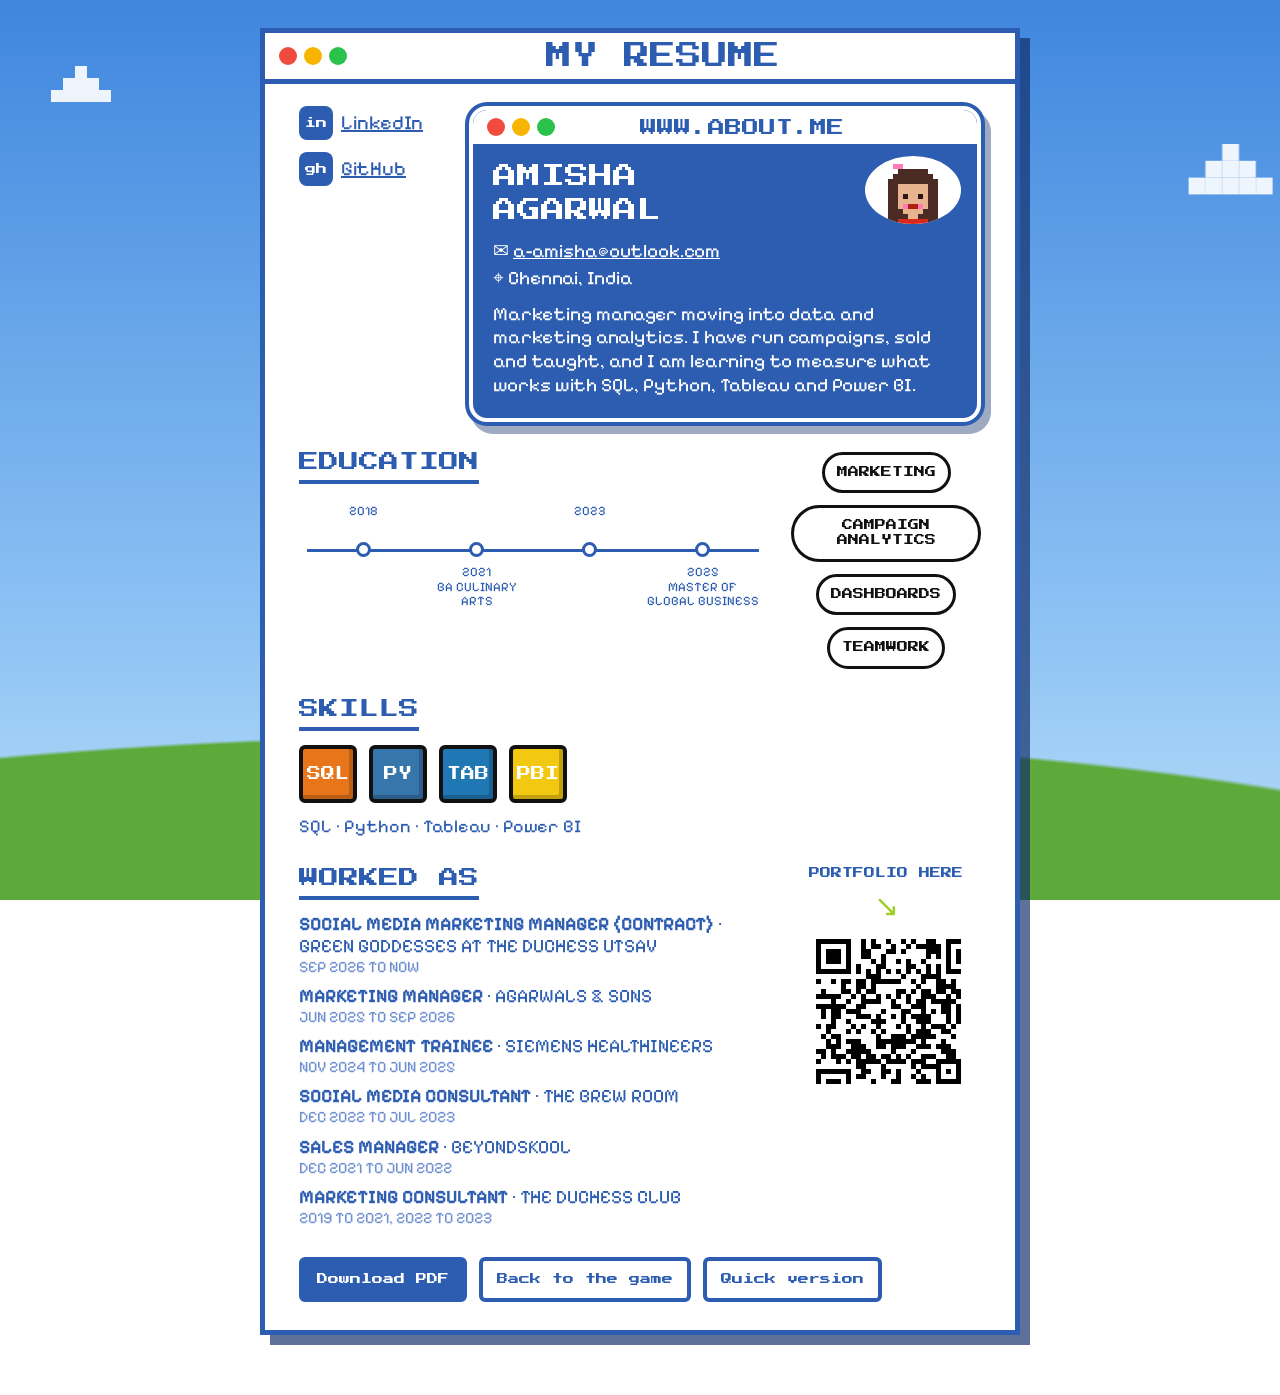
<file: docs/resume.html>
<!doctype html><html lang="en"><head><meta charset="utf-8"><meta name="viewport" content="width=device-width,initial-scale=1"><title>My Resume | Amisha Agarwal</title><meta name="description" content="Amisha Agarwal's resume in a retro window style. Marketing and data analyst based in Chennai."><link rel="preconnect" href="https://fonts.googleapis.com"><link rel="preconnect" href="https://fonts.gstatic.com" crossorigin><link rel="stylesheet" href="https://fonts.googleapis.com/css2?family=Press+Start+2P&family=Pixelify+Sans:wght@400;600&display=swap"><link rel="stylesheet" href="resume.css"></head><body><div class="cl1"></div><div class="cl2"></div>
<main class="paper"><div class="tb"><span class="dots"><i class="r"></i><i class="y"></i><i class="g"></i></span><h1>MY RESUME</h1></div>
<div class="pb">
<div class="top"><ul class="soc"><li><b>in</b> <a href="https://www.linkedin.com/in/amisha-a-b62669198/" target="_blank" rel="noopener">LinkedIn</a></li><li><b>gh</b> <a href="https://github.com/Amizingamy/Data-Analytics-Portfolio" target="_blank" rel="noopener">GitHub</a></li></ul>
<section class="card"><div class="ctb"><span class="dots"><i class="r"></i><i class="y"></i><i class="g"></i></span><b>WWW.ABOUT.ME</b></div><div class="cbd"><div class="av"><svg class="sp pic" viewBox="0 0 16 12" xmlns="http://www.w3.org/2000/svg" shape-rendering="crispEdges" aria-hidden="true"><rect x="4" y="0" width="1.02" height="1.02" fill="#FF7BB5"/><rect x="5" y="0" width="1.02" height="1.02" fill="#FF7BB5"/><rect x="5" y="1" width="1.02" height="1.02" fill="#4A2A22"/><rect x="6" y="1" width="1.02" height="1.02" fill="#4A2A22"/><rect x="7" y="1" width="1.02" height="1.02" fill="#4A2A22"/><rect x="8" y="1" width="1.02" height="1.02" fill="#4A2A22"/><rect x="9" y="1" width="1.02" height="1.02" fill="#4A2A22"/><rect x="10" y="1" width="1.02" height="1.02" fill="#4A2A22"/><rect x="4" y="2" width="1.02" height="1.02" fill="#4A2A22"/><rect x="5" y="2" width="1.02" height="1.02" fill="#4A2A22"/><rect x="6" y="2" width="1.02" height="1.02" fill="#4A2A22"/><rect x="7" y="2" width="1.02" height="1.02" fill="#4A2A22"/><rect x="8" y="2" width="1.02" height="1.02" fill="#4A2A22"/><rect x="9" y="2" width="1.02" height="1.02" fill="#4A2A22"/><rect x="10" y="2" width="1.02" height="1.02" fill="#4A2A22"/><rect x="11" y="2" width="1.02" height="1.02" fill="#4A2A22"/><rect x="3" y="3" width="1.02" height="1.02" fill="#4A2A22"/><rect x="4" y="3" width="1.02" height="1.02" fill="#4A2A22"/><rect x="5" y="3" width="1.02" height="1.02" fill="#4A2A22"/><rect x="6" y="3" width="1.02" height="1.02" fill="#4A2A22"/><rect x="7" y="3" width="1.02" height="1.02" fill="#4A2A22"/><rect x="8" y="3" width="1.02" height="1.02" fill="#4A2A22"/><rect x="9" y="3" width="1.02" height="1.02" fill="#4A2A22"/><rect x="10" y="3" width="1.02" height="1.02" fill="#4A2A22"/><rect x="11" y="3" width="1.02" height="1.02" fill="#4A2A22"/><rect x="12" y="3" width="1.02" height="1.02" fill="#4A2A22"/><rect x="3" y="4" width="1.02" height="1.02" fill="#4A2A22"/><rect x="4" y="4" width="1.02" height="1.02" fill="#4A2A22"/><rect x="5" y="4" width="1.02" height="1.02" fill="#E8B48F"/><rect x="6" y="4" width="1.02" height="1.02" fill="#E8B48F"/><rect x="7" y="4" width="1.02" height="1.02" fill="#E8B48F"/><rect x="8" y="4" width="1.02" height="1.02" fill="#E8B48F"/><rect x="9" y="4" width="1.02" height="1.02" fill="#E8B48F"/><rect x="10" y="4" width="1.02" height="1.02" fill="#E8B48F"/><rect x="11" y="4" width="1.02" height="1.02" fill="#4A2A22"/><rect x="12" y="4" width="1.02" height="1.02" fill="#4A2A22"/><rect x="3" y="5" width="1.02" height="1.02" fill="#4A2A22"/><rect x="4" y="5" width="1.02" height="1.02" fill="#4A2A22"/><rect x="5" y="5" width="1.02" height="1.02" fill="#E8B48F"/><rect x="6" y="5" width="1.02" height="1.02" fill="#E8B48F"/><rect x="7" y="5" width="1.02" height="1.02" fill="#E8B48F"/><rect x="8" y="5" width="1.02" height="1.02" fill="#E8B48F"/><rect x="9" y="5" width="1.02" height="1.02" fill="#E8B48F"/><rect x="10" y="5" width="1.02" height="1.02" fill="#E8B48F"/><rect x="11" y="5" width="1.02" height="1.02" fill="#4A2A22"/><rect x="12" y="5" width="1.02" height="1.02" fill="#4A2A22"/><rect x="3" y="6" width="1.02" height="1.02" fill="#4A2A22"/><rect x="4" y="6" width="1.02" height="1.02" fill="#4A2A22"/><rect x="5" y="6" width="1.02" height="1.02" fill="#E8B48F"/><rect x="6" y="6" width="1.02" height="1.02" fill="#2A1618"/><rect x="7" y="6" width="1.02" height="1.02" fill="#E8B48F"/><rect x="8" y="6" width="1.02" height="1.02" fill="#E8B48F"/><rect x="9" y="6" width="1.02" height="1.02" fill="#2A1618"/><rect x="10" y="6" width="1.02" height="1.02" fill="#E8B48F"/><rect x="11" y="6" width="1.02" height="1.02" fill="#4A2A22"/><rect x="12" y="6" width="1.02" height="1.02" fill="#4A2A22"/><rect x="3" y="7" width="1.02" height="1.02" fill="#4A2A22"/><rect x="4" y="7" width="1.02" height="1.02" fill="#4A2A22"/><rect x="5" y="7" width="1.02" height="1.02" fill="#E8B48F"/><rect x="6" y="7" width="1.02" height="1.02" fill="#E8B48F"/><rect x="7" y="7" width="1.02" height="1.02" fill="#E8B48F"/><rect x="8" y="7" width="1.02" height="1.02" fill="#E8B48F"/><rect x="9" y="7" width="1.02" height="1.02" fill="#E8B48F"/><rect x="10" y="7" width="1.02" height="1.02" fill="#E8B48F"/><rect x="11" y="7" width="1.02" height="1.02" fill="#4A2A22"/><rect x="12" y="7" width="1.02" height="1.02" fill="#4A2A22"/><rect x="3" y="8" width="1.02" height="1.02" fill="#4A2A22"/><rect x="4" y="8" width="1.02" height="1.02" fill="#4A2A22"/><rect x="5" y="8" width="1.02" height="1.02" fill="#E8B48F"/><rect x="6" y="8" width="1.02" height="1.02" fill="#FF7BB5"/><rect x="7" y="8" width="1.02" height="1.02" fill="#B01E14"/><rect x="8" y="8" width="1.02" height="1.02" fill="#B01E14"/><rect x="9" y="8" width="1.02" height="1.02" fill="#FF7BB5"/><rect x="10" y="8" width="1.02" height="1.02" fill="#E8B48F"/><rect x="11" y="8" width="1.02" height="1.02" fill="#4A2A22"/><rect x="12" y="8" width="1.02" height="1.02" fill="#4A2A22"/><rect x="3" y="9" width="1.02" height="1.02" fill="#4A2A22"/><rect x="4" y="9" width="1.02" height="1.02" fill="#4A2A22"/><rect x="5" y="9" width="1.02" height="1.02" fill="#4A2A22"/><rect x="6" y="9" width="1.02" height="1.02" fill="#E8B48F"/><rect x="7" y="9" width="1.02" height="1.02" fill="#E8B48F"/><rect x="8" y="9" width="1.02" height="1.02" fill="#E8B48F"/><rect x="9" y="9" width="1.02" height="1.02" fill="#E8B48F"/><rect x="10" y="9" width="1.02" height="1.02" fill="#4A2A22"/><rect x="11" y="9" width="1.02" height="1.02" fill="#4A2A22"/><rect x="12" y="9" width="1.02" height="1.02" fill="#4A2A22"/><rect x="3" y="10" width="1.02" height="1.02" fill="#4A2A22"/><rect x="4" y="10" width="1.02" height="1.02" fill="#4A2A22"/><rect x="5" y="10" width="1.02" height="1.02" fill="#4A2A22"/><rect x="6" y="10" width="1.02" height="1.02" fill="#4A2A22"/><rect x="7" y="10" width="1.02" height="1.02" fill="#E8B48F"/><rect x="8" y="10" width="1.02" height="1.02" fill="#E8B48F"/><rect x="9" y="10" width="1.02" height="1.02" fill="#4A2A22"/><rect x="10" y="10" width="1.02" height="1.02" fill="#4A2A22"/><rect x="11" y="10" width="1.02" height="1.02" fill="#4A2A22"/><rect x="12" y="10" width="1.02" height="1.02" fill="#4A2A22"/><rect x="3" y="11" width="1.02" height="1.02" fill="#4A2A22"/><rect x="4" y="11" width="1.02" height="1.02" fill="#4A2A22"/><rect x="5" y="11" width="1.02" height="1.02" fill="#D9281C"/><rect x="6" y="11" width="1.02" height="1.02" fill="#D9281C"/><rect x="7" y="11" width="1.02" height="1.02" fill="#D9281C"/><rect x="8" y="11" width="1.02" height="1.02" fill="#D9281C"/><rect x="9" y="11" width="1.02" height="1.02" fill="#D9281C"/><rect x="10" y="11" width="1.02" height="1.02" fill="#D9281C"/><rect x="11" y="11" width="1.02" height="1.02" fill="#4A2A22"/><rect x="12" y="11" width="1.02" height="1.02" fill="#4A2A22"/></svg></div><h2>AMISHA<br>AGARWAL</h2><p class="ct">✉ <a href="mailto:a-amisha@outlook.com">a-amisha@outlook.com</a></p><p class="ct">⌖ Chennai, India</p><p class="sm">Marketing manager moving into data and marketing analytics. I have run campaigns, sold and taught, and I am learning to measure what works with SQL, Python, Tableau and Power BI.</p></div></section></div>
<div class="row"><section><h3>EDUCATION</h3><div class="tl"><span class="n"><i></i><small>2018</small></span><span class="n"><i></i><small>2021<br>BA CULINARY ARTS</small></span><span class="n"><i></i><small>2023</small></span><span class="n"><i></i><small>2025<br>MASTER OF GLOBAL BUSINESS</small></span></div></section>
<ul class="mm"><li>MARKETING</li><li>CAMPAIGN ANALYTICS</li><li>DASHBOARDS</li><li>TEAMWORK</li></ul></div>
<section><h3>SKILLS</h3><div class="tools"><span class="tc t0">SQL</span><span class="tc t1">PY</span><span class="tc t2">TAB</span><span class="tc t3">PBI</span></div><p class="lg">SQL · Python · Tableau · Power BI</p></section>
<div class="row"><section><h3>WORKED AS</h3><ul class="wk"><li><b>Social Media Marketing Manager (contract)</b> · Green Goddesses at the Duchess Utsav<small>Sep 2026 to now</small></li><li><b>Marketing Manager</b> · Agarwals &amp; Sons<small>Jun 2025 to Sep 2026</small></li><li><b>Management Trainee</b> · Siemens Healthineers<small>Nov 2024 to Jun 2025</small></li><li><b>Social Media Consultant</b> · The Brew Room<small>Dec 2022 to Jul 2023</small></li><li><b>Sales Manager</b> · Beyondskool<small>Dec 2021 to Jun 2022</small></li><li><b>Marketing Consultant</b> · The Duchess Club<small>2019 to 2021, 2022 to 2023</small></li></ul></section><aside class="qrb"><b>PORTFOLIO HERE</b><span class="ar">↘</span><svg class="qr" role="img" aria-label="QR code linking to this portfolio" width="175" height="175" class="segno"><g transform="scale(5)"><path fill="#fff" d="M0 0h35v35h-35z"/><path class="qrline" stroke="#000" d="M1 1.5h7m2 0h1m1 0h1m2 0h1m2 0h1m1 0h1m2 0h2m2 0h7m-33 1h1m5 0h1m2 0h1m1 0h2m2 0h1m2 0h1m1 0h5m1 0h1m5 0h1m-33 1h1m1 0h3m1 0h1m2 0h2m3 0h2m1 0h1m4 0h3m1 0h1m1 0h3m1 0h1m-33 1h1m1 0h3m1 0h1m2 0h2m2 0h1m8 0h1m1 0h1m1 0h1m1 0h3m1 0h1m-33 1h1m1 0h3m1 0h1m4 0h1m1 0h1m2 0h1m1 0h1m2 0h1m4 0h1m1 0h3m1 0h1m-33 1h1m5 0h1m1 0h1m3 0h2m4 0h2m2 0h1m1 0h1m1 0h1m5 0h1m-33 1h7m1 0h1m1 0h1m1 0h1m1 0h1m1 0h1m1 0h1m1 0h1m1 0h1m1 0h1m1 0h7m-23 1h3m4 0h1m3 0h4m-25 1h1m2 0h1m1 0h2m1 0h2m1 0h6m2 0h1m1 0h1m2 0h2m1 0h1m-23 1h1m2 0h2m1 0h1m8 0h1m3 0h4m3 0h2m-32 1h1m3 0h2m1 0h1m1 0h2m4 0h2m1 0h1m1 0h2m1 0h2m1 0h2m1 0h3m-33 1h5m2 0h1m1 0h1m2 0h1m1 0h1m1 0h1m1 0h1m2 0h3m2 0h1m1 0h2m2 0h1m-30 1h1m2 0h1m2 0h4m2 0h1m2 0h1m1 0h2m1 0h5m1 0h1m2 0h1m-33 1h6m2 0h2m5 0h2m2 0h3m3 0h2m1 0h1m1 0h3m-32 1h1m1 0h2m1 0h3m4 0h1m3 0h2m2 0h1m1 0h1m1 0h2m1 0h1m1 0h2m-31 1h1m1 0h2m3 0h3m1 0h1m2 0h1m1 0h1m1 0h4m3 0h1m1 0h1m2 0h1m-29 1h1m2 0h1m4 0h3m3 0h1m2 0h3m3 0h1m1 0h1m1 0h2m-32 1h1m1 0h2m3 0h1m1 0h1m2 0h1m3 0h1m1 0h1m2 0h1m1 0h3m1 0h1m1 0h1m1 0h1m-30 1h1m3 0h1m1 0h1m2 0h1m1 0h1m4 0h1m1 0h3m2 0h2m3 0h3m-32 1h1m1 0h2m7 0h1m2 0h3m1 0h5m3 0h1m-26 1h1m1 0h1m1 0h3m3 0h8m1 0h1m3 0h1m5 0h1m-30 1h3m2 0h3m2 0h2m1 0h3m2 0h3m1 0h3m2 0h1m1 0h2m-33 1h2m1 0h1m2 0h5m4 0h1m3 0h1m5 0h3m1 0h2m1 0h1m-32 1h1m1 0h3m1 0h2m1 0h2m1 0h2m1 0h1m1 0h1m2 0h3m2 0h2m1 0h1m1 0h1m-32 1h1m3 0h1m1 0h1m1 0h5m1 0h4m1 0h3m2 0h5m2 0h2m-25 1h2m3 0h1m5 0h1m1 0h4m3 0h2m1 0h2m-33 1h7m2 0h2m2 0h2m1 0h1m3 0h1m3 0h1m1 0h1m1 0h4m-32 1h1m5 0h1m1 0h2m3 0h1m2 0h1m2 0h1m1 0h1m2 0h1m3 0h1m-29 1h1m1 0h3m1 0h1m4 0h1m3 0h2m3 0h3m1 0h6m1 0h2m-33 1h1m1 0h3m1 0h1m1 0h3m1 0h1m2 0h1m7 0h1m2 0h1m1 0h3m-31 1h1m1 0h3m1 0h1m3 0h2m5 0h2m1 0h1m2 0h1m4 0h1m3 0h1m-33 1h1m5 0h1m2 0h1m5 0h3m1 0h3m1 0h2m1 0h1m-27 1h7m1 0h1m1 0h1m2 0h2m1 0h1m1 0h1m1 0h2m2 0h2m2 0h2m1 0h1"/></g></svg></aside></div>
<p class="btns"><a class="b1" href="Amisha_Agarwal_Resume.pdf" target="_blank" rel="noopener">Download PDF</a><a class="b2" href="index.html">Back to the game</a><a class="b2" href="quick.html">Quick version</a></p>
</div></main></body></html>
</file>
<file: docs/play.css>
:root{--bg:#0B0A1E;--pink:#FF2E93;--hot:#FF1493;--wb:#FBB6D8;--bar:#FF5CAA;--green:#2EE59D;--yel:#FFE45E;--blue:#6A6BFF;--ink:#2A0F26;--px:'Press Start 2P',ui-monospace,monospace;--tx:'Pixelify Sans','VT323',ui-monospace,monospace}
*{box-sizing:border-box}html{scroll-behavior:smooth}
body{margin:0;color:#fff;font:400 20px/1.35 var(--tx);background-color:var(--bg);background-image:radial-gradient(#fff 1px,transparent 1.6px),radial-gradient(#9B8CFF 1px,transparent 1.6px);background-size:97px 97px,61px 61px;background-position:0 0,31px 17px}
a{color:var(--green)}h1,h2,h3{font-family:var(--px);font-weight:400;margin:0}
.sp{display:block;width:100%;height:auto}
.hud{position:sticky;top:0;z-index:30;display:flex;align-items:center;justify-content:space-between;gap:10px 16px;flex-wrap:wrap;padding:10px max(14px,3vw);background:#0B0A1Eee;border-bottom:3px solid var(--pink);font:400 10px var(--px);color:var(--pink)}
.xp b{color:var(--green)}
.seg{display:flex;border:3px solid var(--green)}.seg a{font:400 10px var(--px);padding:9px 12px;color:#fff;text-decoration:none}.seg a[aria-current=page]{background:var(--pink);color:#fff}
.hp{display:flex;align-items:center;gap:10px}.hpb{display:block;width:90px;height:12px;background:#fff;border:2px solid #fff}.hpb i{display:block;height:100%;width:0;background:var(--green);transition:width .3s steps(5)}.rsm{color:var(--pink);text-decoration:none}
.title{position:relative;padding:34px max(14px,3vw) 0;overflow:hidden}
.tbox{position:relative;max-width:980px;margin:0 auto;background:#000;border:3px solid var(--green);border-radius:28px;padding:clamp(24px,5vw,56px) 16px 40px;text-align:center;min-height:360px;display:flex;flex-direction:column;align-items:center;justify-content:center;gap:14px}
.yr{font:400 clamp(24px,5vw,44px) var(--px);color:#E8F57A;text-shadow:4px 4px 0 var(--green);margin:0}
.tbox h1{font-size:clamp(34px,10vw,96px);color:var(--pink);text-shadow:6px 6px 0 var(--green);letter-spacing:.02em}
.sub{margin:0;font:400 clamp(9px,1.6vw,13px) var(--px);color:#fff}
.go{display:inline-block;margin-top:8px;font:400 16px var(--px);color:#06281C;background:var(--green);padding:14px 28px;border:4px solid #1C9A6A;text-decoration:none;border-radius:6px}.go:hover,.go:focus-visible{background:#fff;outline:0}
.gnd1{position:relative;max-width:980px;margin:-70px auto 0;height:150px;pointer-events:none}.gnd1 span{position:absolute;bottom:0}
.lamp{left:2%;width:46px}.girl1{left:12%;width:110px;animation:bob 1s steps(2) infinite}.cat{right:22%;width:72px}.tree{right:0;width:130px}
@keyframes bob{50%{transform:translateY(-6px)}}
.turf{height:22px;background:repeating-linear-gradient(90deg,var(--green) 0 16px,#1C9A6A 16px 32px);border-top:6px solid #7BFFC4;border-bottom:6px solid #2D2A6A}
.marq{overflow:hidden;background:var(--blue);border-top:3px solid #3B3BAA;border-bottom:3px solid #3B3BAA;white-space:nowrap;padding:8px 0}
.track{display:inline-block;animation:slide 28s linear infinite}.track span{font:400 18px var(--px);color:#fff;margin:0 26px}.track em{font-style:normal;color:var(--yel)}
@keyframes slide{to{transform:translateX(-50%)}}
.meet{max-width:1040px;margin:0 auto;padding:44px max(14px,3vw) 30px;display:grid;grid-template-columns:1fr 1.25fr 1fr;grid-template-areas:"mh mc w1" "w2 w3 w4";gap:26px 22px;align-items:start}
.mh{grid-area:mh}.mc{grid-area:mc}.mw1{grid-area:w1}.mw2{grid-area:w2}.mw3{grid-area:w3}.mw4{grid-area:w4}
.mh h2{font-size:clamp(28px,5vw,48px);color:var(--pink);line-height:1.1;text-shadow:3px 3px 0 #6A1B4B}.mt{font:400 14px var(--px);color:#fff;margin:14px 0}.mn{font:400 clamp(18px,3vw,28px) var(--px);color:var(--green);margin:0;line-height:1.25}
.console{width:100%;height:auto;filter:drop-shadow(0 0 18px #FF2E9355)}
.w{background:var(--wb);border:3px solid var(--pink);box-shadow:5px 5px 0 #000;color:var(--ink);min-width:0}
.bar{display:flex;align-items:center;gap:8px;background:var(--bar);border-bottom:3px solid var(--pink);padding:6px 8px;color:#fff}.bar i,.bar u{width:12px;height:12px;background:#fff;border:2px solid var(--pink);flex:none}.bar b{font:400 9px var(--px);flex:1;line-height:1.5;overflow-wrap:anywhere}
.wb{padding:12px 14px;display:grid;gap:10px;font-size:19px}.wb p{margin:0}.hl{font:400 10px var(--px);text-align:center;background:#fff;border:2px solid var(--pink);padding:7px;color:#E0227F}
.wb ul{margin:0;padding-left:18px}.wb li{margin:2px 0}
.tools{display:flex;gap:8px;flex-wrap:wrap}.tool{font:400 10px var(--px);padding:10px 8px;border:3px solid var(--ink);background:#fff}.t0{background:#FFE45E}.t1{background:#8FD3F4}.t2{background:#B9A8FF}.t3{background:#FFB36B}
.strip{position:relative;max-width:1040px;margin:0 auto;height:140px}.strip span{position:absolute;bottom:22px}.strip .turf{position:absolute;left:0;right:0;bottom:0}
.c1{left:6%;bottom:60px!important;width:20px}.c2{left:12%;bottom:84px!important;width:20px}.c3{left:18%;bottom:60px!important;width:20px}.k{left:48%;bottom:80px!important;width:32px}.pl{left:46%;width:40px}.fl{left:76%;width:30px}.dr{right:2%;width:52px}.st1{left:30%;bottom:70px!important;width:36px}
.levels{max-width:980px;margin:0 auto;padding:28px max(14px,3vw) 40px;display:grid;gap:30px}.intro{margin:0;font-size:22px;text-align:center}
.lvl .wb{font-size:21px}.how{margin:0}
.stage{position:relative;min-height:260px;background:#14123A;color:#fff;border:3px solid var(--green);display:grid;place-items:center;text-align:center;overflow:hidden;padding:10px;font-size:22px}
.stage .big{font:400 14px var(--px);color:var(--pink);margin:0 0 8px}.stage.top{display:block}
.acts{display:flex;align-items:center;gap:18px;flex-wrap:wrap}
.btn{display:inline-block;font:400 11px var(--px);background:var(--pink);color:#fff;border:3px solid #6A1B4B;box-shadow:4px 4px 0 #6A1B4B;padding:12px 14px;cursor:pointer;text-decoration:none}.btn:active{transform:translate(4px,4px);box-shadow:none}.btn.alt{background:#fff;color:var(--ink)}
.btn:focus-visible,.skip:focus-visible,button:focus-visible,.go:focus-visible{outline:4px solid var(--yel);outline-offset:2px}
.skip{background:none;border:0;font:400 20px var(--tx);text-decoration:underline;cursor:pointer;color:var(--ink)}
.reward{border:3px dashed #E0227F;background:#F3A0CB;padding:12px}.rh{display:flex;align-items:center;gap:10px;flex-wrap:wrap}.rh b{font:400 10px var(--px)}.st{margin-left:auto;font:400 9px var(--px);font-style:normal;color:#8A1250}
.lock{width:18px;height:18px;background:var(--ink);box-shadow:inset 0 0 0 4px var(--ink),inset 0 -8px 0 4px var(--yel)}
.reward.locked .rc{display:none}.reward.open{border-style:solid;background:#fff;animation:pop .5s steps(5)}.reward.open .st{color:#0E7A4D}.reward.open .lock{background:#0E7A4D;box-shadow:inset 0 0 0 4px #0E7A4D,inset 0 -8px 0 4px var(--yel)}
@keyframes pop{0%{transform:scale(.92)}60%{transform:scale(1.03)}}
.rc{margin-top:12px}.grid{display:grid;grid-template-columns:repeat(4,1fr);gap:10px}
.num{border:3px solid var(--ink);padding:10px;display:flex;flex-direction:column;gap:6px;min-width:0}.num b{font:400 13px var(--px);color:#C4136E;overflow-wrap:anywhere}.num span{font-size:19px;line-height:1.1}
.num.a{background:#FFD0E3}.num.b{background:#CFE3FF}.num.c{background:#FFE6C9}.num.d{background:#D5F5DF}
.jobs{display:grid;gap:10px}.job{display:grid;grid-template-columns:140px 1fr;gap:12px;border:3px solid var(--ink);padding:10px;background:#fff}.job .w{font:400 9px var(--px);color:#C4136E;line-height:1.6}.job h3{font-size:11px;margin-bottom:4px;line-height:1.5}.job p{margin:0;font-size:20px}.job .o{color:#C4136E}
.pj{border:3px solid var(--ink);padding:12px;margin-bottom:10px;background:#CFE3FF}.pj h3{font-size:11px;color:#C4136E;margin-bottom:6px;line-height:1.5}.pj p{margin:0 0 6px}.lk a{margin-right:14px;color:#8A1250}.tiny2{font-size:18px}
.say{font:400 13px var(--px);color:#C4136E;margin:0 0 8px}.say2{margin:0 0 12px}.cta{display:flex;gap:12px;flex-wrap:wrap}
.winbox{background:#000;border:3px solid var(--green);border-radius:20px;padding:28px 16px;text-align:center;display:grid;gap:12px;justify-items:center}.winbox h2{font-size:clamp(16px,3.4vw,26px);color:var(--yel)}.winbox p{margin:0;font-size:22px}.winbox.locked{opacity:.8}
.foot{text-align:center;margin:0;font-size:18px}.foot button{background:none;border:0;font:inherit;text-decoration:underline;cursor:pointer;color:var(--green)}
.ham{position:absolute;top:-56px;width:48px;height:48px;border:0;background:none;padding:0;cursor:pointer;animation:fall 3s linear forwards}.ham svg{width:100%;height:100%;shape-rendering:crispEdges}
@keyframes fall{to{top:calc(100% + 4px)}}
.hud2{position:absolute;top:6px;left:10px;right:10px;display:flex;justify-content:space-between;font:400 10px var(--px);z-index:2;pointer-events:none;color:var(--green)}
.ws{display:grid;grid-template-columns:repeat(8,1fr);gap:3px;width:min(100%,352px);margin:0 auto}
.ws button{aspect-ratio:1;border:2px solid var(--blue);background:#1E1B4B;color:#FF9CCB;font:400 14px var(--px);cursor:pointer;padding:0;min-width:0}.ws button.sel{background:var(--yel);color:#000}.ws button.hit{background:var(--green);color:#000}
.wl{display:flex;gap:8px;flex-wrap:wrap;justify-content:center;margin:10px 0 0}.wl span{font:400 10px var(--px);border:2px solid var(--blue);padding:5px 7px}.wl span.f{text-decoration:line-through;background:var(--green);color:#000}
.sp2,.spp{width:100%}.spp{display:grid;grid-template-columns:1fr 1fr;gap:14px}
.scn{display:grid;grid-template-columns:repeat(16,1fr);border:3px solid var(--pink);background:#1E1B4B;cursor:crosshair}.scn i{aspect-ratio:1;display:block;position:relative}.scn i.found::after{content:"";position:absolute;inset:-6px;border:3px solid var(--yel);border-radius:50%}
.mz{display:grid;margin:0 auto;border:3px solid var(--blue);width:min(100%,396px)}.mz i{aspect-ratio:1;display:block}
.dpad{display:grid;grid-template-columns:repeat(3,52px);gap:6px;justify-content:center;margin-top:10px}.dpad button{height:52px;border:3px solid #000;background:var(--yel);font:400 16px var(--px);cursor:pointer;box-shadow:3px 3px 0 #000}
.mg{display:grid;grid-template-columns:repeat(4,1fr);gap:8px;width:min(100%,520px);margin:0 auto}.mg button{min-height:84px;border:3px solid #000;background:var(--pink);color:#fff;font:400 18px var(--tx);cursor:pointer;padding:4px;line-height:1.05}.mg button.up{background:#fff;color:var(--ink)}.mg button.ok{background:var(--green);color:#000}
@media(max-width:820px){.meet{grid-template-columns:1fr;grid-template-areas:"mh" "mc" "w1" "w2" "w3" "w4"}.mc{max-width:420px;margin:0 auto}.grid{grid-template-columns:1fr 1fr}.job{grid-template-columns:1fr}.spp{grid-template-columns:1fr}.mg button{font-size:16px;min-height:76px}.girl1{width:84px;left:6%}.tree{width:90px}.cat{right:30%;width:56px}.lamp{width:34px}.gnd1{height:120px;margin-top:-50px}.strip{height:120px}.dr{width:40px}}
@media(prefers-reduced-motion:reduce){*{animation:none!important}}
.job .w{background:none;border:0;box-shadow:none;color:#C4136E}
.tabs{display:flex;gap:6px;overflow-x:auto;background:#B8C4F5;border-bottom:3px solid #2B2457;padding:8px max(14px,3vw) 0;scrollbar-width:none}.tabs a{flex:none;font:400 19px var(--tx);padding:6px 18px;background:#F4B6E0;border:3px solid #2B2457;border-bottom:0;border-radius:12px 12px 0 0;color:#2B2457;text-decoration:none}.tabs a:nth-child(even){background:#CDB8F5}.tabs a:hover,.tabs a:focus-visible{background:#fff;outline:0}
.bar b{order:0}.wbtn{display:flex;gap:4px;flex:none}.wbtn i{display:grid;place-items:center;width:20px;height:18px;background:#fff;border:2px solid #2B2457;border-radius:3px;font:400 11px var(--px);font-style:normal;color:#2B2457;line-height:1}
.lvl .w{background:#fff;border:3px solid #2B2457;border-radius:16px;overflow:hidden;box-shadow:6px 6px 0 #000;color:#2B2457}.lvl .bar{background:#8EA8F0;border-bottom:3px solid #2B2457}.lvl .bar b{color:#fff;font-size:10px}.lvl .reward{background:#EDE9FB;border-color:#8EA8F0}.lvl .reward.open{background:#fff;border-color:#2B2457}.lvl .st{color:#5B4BB5}
.contact{position:relative;max-width:1040px;margin:0 auto;padding:20px max(14px,3vw) 0;text-align:center}
.cq{font-size:clamp(16px,3.4vw,30px);color:var(--pink);line-height:1.35;max-width:640px;margin:0 auto 12px}.cl{font:400 clamp(16px,3vw,26px) var(--px);color:var(--green);margin:0 0 24px}
.ds{max-width:640px;margin:0 auto;background:#FBD0EC;border:4px solid #E58AC4;border-radius:22px;padding:22px 26px 26px;box-shadow:0 0 30px #FF2E9355}
.dtop{background:#CFF3F5;border:6px solid #C2509A;border-radius:6px;padding:20px 22px;text-align:left}.menu{list-style:none;margin:0;padding:0;display:grid;gap:12px}.menu a,.menu button{font:400 clamp(14px,3vw,22px) var(--px);color:#2A8A9A;text-decoration:none;background:none;border:0;padding:4px;cursor:pointer;text-shadow:2px 2px 0 #fff}.menu a:hover,.menu button:hover,.menu a:focus-visible,.menu button:focus-visible{color:#C2509A;outline:0}
.dbot{margin-top:20px;background:#F78FD0;border:5px solid #C2509A;border-radius:10px;padding:14px 16px;color:#4A0E3A;font-size:20px;text-align:center;min-height:90px}.dbot p{margin:2px 0}.dbot a{color:#4A0E3A}
.gnd2{position:relative;height:150px;max-width:980px;margin:10px auto 0}.gnd2 span{position:absolute;bottom:0}.pa{left:0;width:70px}.pb{right:0;width:70px}.ch1{left:16%;width:46px}.gr2{left:24%;width:84px;animation:bob 1s steps(2) infinite}.ch2{left:36%;width:46px}.sh{right:20%;width:200px}
@media(max-width:820px){.sh{width:130px;right:18%}.gr2{width:64px}.pa,.pb{width:46px}.gnd2{height:110px}.ds{padding:14px}}
.tbox .quick{margin-top:6px;font:400 20px var(--tx);color:#fff;text-decoration:none;border-bottom:2px dashed var(--green);padding-bottom:2px}.tbox .quick:hover,.tbox .quick:focus-visible{color:var(--yel);outline:0}
@media(max-width:820px){.grid>.num:last-child:nth-child(odd){grid-column:1/-1}}
</file>
<file: docs/style.css>
:root{--bg:#F6B6C3;--ink:#2A1618;--ink2:#5f4d55;--muted:#9a8890;--line:#eadfd9;--pink:#D9281C;--pink2:#B01E14;--blush:#F9C6D0;--lilac:#F8E3D3;--sky:#C8DDF2;--card:#fff;--grey:#EBDADD;--code:#FBF3F1;--brass:#D9281C;--font:'DM Sans',system-ui,-apple-system,'Segoe UI',sans-serif;--serif:'DM Serif Display',Georgia,serif;--mono:'JetBrains Mono',ui-monospace,Menlo,monospace;--r:22px;--sh:0 1px 2px rgba(43,30,36,.05),0 14px 34px rgba(184,146,90,.10);color-scheme:light}
*{box-sizing:border-box}
html{scroll-behavior:smooth}
body{margin:0;background:var(--bg);color:var(--ink);font:400 16px/1.65 var(--font);-webkit-font-smoothing:antialiased}
a{color:inherit}
img{max-width:100%}
h1,h2,h3{margin:0;letter-spacing:-.03em;line-height:1.1;text-wrap:balance}
p{margin:0}
.wrap{max-width:1100px;margin:clamp(8px,2vw,24px) auto;background:#FCF3E8;border-radius:32px;padding:0 clamp(16px,4vw,40px) 32px}.pills a.fun{color:#D9281C;font-weight:700}
/* header */
.top{display:flex;align-items:center;justify-content:space-between;gap:12px 20px;padding:20px 0;flex-wrap:wrap}
.logo{font-weight:800;font-size:1.3rem;text-decoration:none;letter-spacing:-.04em}.logo span{color:var(--pink)}
.pills{display:flex;gap:4px;overflow-x:auto;max-width:100%;padding:2px;scrollbar-width:none}
.pills::-webkit-scrollbar{display:none}
.pills a{white-space:nowrap;text-decoration:none;font-weight:600;font-size:.88rem;padding:8px 15px;border-radius:999px;color:var(--ink2);transition:background .2s,color .2s}
.pills a:hover{background:var(--blush);color:var(--pink2)}
.pills a[aria-current=page]{background:var(--ink);color:#fff}
/* page head */
.pagehead{padding:clamp(28px,6vw,64px) 0 clamp(20px,4vw,36px);display:flex;flex-direction:column;gap:16px}
.eyebrow{display:inline-flex;align-items:center;gap:10px;font-weight:700;font-size:.8rem;letter-spacing:.08em;text-transform:uppercase;color:var(--ink2)}
.eyebrow b{display:grid;place-items:center;width:28px;height:28px;border-radius:50%;background:var(--pink);color:#fff;font-size:.85rem;letter-spacing:0}
h1.big{font-family:var(--serif);color:#D9281C;font-weight:400;font-size:clamp(2.3rem,6.4vw,4.2rem);max-width:16ch}
.sub{font-size:clamp(1.02rem,2.2vw,1.2rem);color:var(--ink2);max-width:56ch}
h2{font-size:clamp(1.5rem,3.6vw,2.1rem);font-weight:800;margin:clamp(40px,7vw,72px) 0 8px}
h3{font-size:1.1rem;font-weight:700;letter-spacing:-.02em}
.lead{color:var(--ink2);max-width:60ch;margin-bottom:20px}
.sec{display:flex;flex-direction:column;gap:18px}
/* cards */
.card{background:var(--card);border-radius:var(--r);padding:clamp(18px,3vw,28px);box-shadow:var(--sh);min-width:0;display:flex;flex-direction:column;gap:12px}
.card .meta{color:var(--muted);font-size:.85rem}
.card ul{margin:0;padding-left:1.1em;color:var(--ink2);display:flex;flex-direction:column;gap:6px;font-size:.95rem}
.grid2{display:grid;grid-template-columns:repeat(auto-fit,minmax(min(100%,320px),1fr));gap:18px}
.chip{display:inline-block;background:var(--blush);color:var(--pink2);font-weight:700;font-size:.78rem;padding:4px 12px;border-radius:999px}
.chips{display:flex;flex-wrap:wrap;gap:8px}
.chips .chip:nth-child(3n){background:var(--lilac);color:#5b3fd0}.chips .chip:nth-child(3n+1){background:var(--sky);color:#16609e}
.note{background:var(--code);border-radius:16px;padding:14px 18px;color:var(--ink2);font-size:.92rem}.note b{color:var(--ink)}
.note a{color:var(--pink2);font-weight:600}
.row{display:flex;flex-wrap:wrap;gap:10px}
.btn{display:inline-flex;align-items:center;gap:8px;text-decoration:none;background:var(--ink);color:#fff;font-weight:700;font-size:.9rem;padding:11px 20px;border-radius:999px;border:0;cursor:pointer;font-family:inherit;transition:transform .2s,background .2s}
.btn:hover{background:var(--pink2);transform:translateY(-2px)}
.btn.ghost{background:#fff;color:var(--ink);box-shadow:inset 0 0 0 1.5px var(--ink)}.btn.ghost:hover{background:var(--blush);color:var(--pink2)}
:focus-visible{outline:3px solid var(--pink);outline-offset:3px;border-radius:8px}
/* stats */
.stats{display:grid;grid-template-columns:repeat(auto-fit,minmax(150px,1fr));gap:14px}
.stat{background:var(--card);border-radius:18px;padding:16px 18px;box-shadow:var(--sh)}
.stat b{display:block;font-size:clamp(1.5rem,3vw,2rem);font-weight:800;letter-spacing:-.03em;color:var(--pink2);line-height:1.1}.stat span{font-size:.85rem;color:var(--ink2)}
/* charts */
.chart p.t{font-weight:700}.chart p.s{color:var(--ink2);font-size:.9rem}
svg{width:100%;height:auto;display:block}svg text{fill:var(--ink2);font-family:var(--font);font-size:12px}svg .v{fill:var(--ink);font-weight:700}svg .ax{stroke:var(--line)}
/* tabs + code */
.tabs{display:flex;flex-wrap:wrap;gap:8px}
.tabs button{font:inherit;font-size:.88rem;font-weight:700;color:var(--ink2);background:#fff;border:0;border-radius:999px;padding:8px 16px;cursor:pointer;box-shadow:inset 0 0 0 1.5px var(--line)}
.tabs button[aria-selected=true]{background:var(--ink);color:#fff;box-shadow:none}
.q{display:flex;flex-direction:column;gap:14px}
pre{margin:0;background:var(--code);border-radius:16px;padding:16px 18px;overflow-x:auto;font-size:.82rem;line-height:1.6}
.tw{overflow-x:auto;border-radius:16px;background:#fff;box-shadow:inset 0 0 0 1.5px var(--line)}
table{border-collapse:collapse;width:100%;font-size:.9rem;font-variant-numeric:tabular-nums}
th,td{text-align:left;padding:10px 16px;border-bottom:1px solid var(--line);white-space:nowrap}th{color:var(--muted);font-size:.72rem;letter-spacing:.07em;text-transform:uppercase}tr:last-child td{border-bottom:0}
/* roles */
.role{display:grid;grid-template-columns:minmax(0,.8fr) minmax(0,1.6fr);gap:12px 32px;background:var(--card);border-radius:var(--r);padding:clamp(18px,3vw,30px);box-shadow:var(--sh);transition:transform .25s}
.role:hover{transform:translateY(-3px)}
@media(max-width:720px){.role{grid-template-columns:1fr}}
.role h3{font-size:1.3rem}.role .meta{color:var(--muted);font-size:.85rem;margin-top:4px}
.bigs{display:flex;flex-wrap:wrap;gap:8px 26px;margin-bottom:10px}.bigs div b{display:block;font-size:1.6rem;font-weight:800;color:var(--pink2);letter-spacing:-.03em;line-height:1.1}.bigs div span{font-size:.8rem;color:var(--ink2)}
.role ul{margin:0;padding-left:1.1em;color:var(--ink2);display:flex;flex-direction:column;gap:6px;font-size:.95rem}
.cols{display:flex;flex-direction:column;gap:16px}
/* galleries */
.gal{columns:3 230px;column-gap:16px}
.shot{break-inside:avoid;margin:0 0 16px;border-radius:18px;overflow:hidden;background:#fff;box-shadow:var(--sh)}
.shot img{display:block;width:100%;height:auto;cursor:zoom-in;transition:transform .35s}.shot:hover img{transform:scale(1.03)}
.shot{overflow:hidden}
.shot figcaption{padding:11px 14px;font-size:.86rem;display:flex;flex-direction:column;background:#fff;position:relative}.shot figcaption span{color:var(--muted);font-size:.78rem}
.shot[hidden]{display:none}
.filters{display:flex;flex-wrap:wrap;gap:8px;margin-bottom:18px}
.f{font:inherit;font-size:.86rem;font-weight:700;background:#fff;color:var(--ink2);border:0;border-radius:999px;padding:8px 16px;cursor:pointer;box-shadow:inset 0 0 0 1.5px var(--line)}.f[aria-pressed=true]{background:var(--pink);color:#fff;box-shadow:none}
.proof{margin:0;display:flex;flex-direction:column;gap:12px;background:#fff;border-radius:var(--r);padding:12px 12px 18px;box-shadow:var(--sh)}
.proof img{width:100%;height:auto;border-radius:14px;cursor:zoom-in;display:block}.proof p{padding:0 8px;font-size:.92rem;color:var(--ink2)}.proof p b{color:var(--ink)}
.proofs{columns:3 260px;column-gap:18px}.proofs .proof{break-inside:avoid;margin:0 0 18px}.proofs .wide{column-span:all}
.quote{font-size:1.05rem;color:var(--ink)}.quote+.meta{margin-top:-4px}
/* skills */
.skills{display:flex;flex-wrap:wrap;gap:8px;list-style:none;margin:0;padding:0}.skills li{background:#fff;box-shadow:inset 0 0 0 1.5px var(--line);border-radius:999px;padding:6px 14px;font-size:.88rem;font-weight:600;color:var(--ink2)}
.cert{display:flex;flex-direction:column;gap:2px;font-size:.93rem}.cert a{font-weight:600;color:var(--ink)}.cert a:hover{color:var(--pink2)}.cert span{color:var(--muted);font-size:.8rem}
/* pager */
.pager{display:flex;justify-content:space-between;gap:12px;flex-wrap:wrap;margin:clamp(48px,8vw,90px) 0 20px}
.pager a{display:flex;flex-direction:column;text-decoration:none;background:#fff;border-radius:18px;padding:14px 20px;box-shadow:var(--sh);min-width:200px;transition:transform .2s}.pager a:hover{transform:translateY(-3px)}
.pager small{color:var(--muted);font-size:.75rem;font-weight:700;letter-spacing:.08em;text-transform:uppercase}.pager b{font-size:1.05rem}
.pager a.next{text-align:right;margin-left:auto}
footer.foot{padding:20px 0 40px;color:var(--muted);font-size:.84rem;display:flex;justify-content:space-between;gap:10px;flex-wrap:wrap}footer.foot a{color:var(--ink2)}
/* lightbox */
#lb{position:fixed;inset:0;background:rgba(28,21,25,.9);display:none;align-items:center;justify-content:center;flex-direction:column;gap:12px;z-index:50;padding:18px;cursor:zoom-out}
#lb.open{display:flex}#lb img{max-width:100%;max-height:82vh;border-radius:12px;background:#fff}#lb p{color:#fff;font-size:.9rem;text-align:center}
/* reveal */
.js .rv{opacity:0;transform:translateY(16px);transition:opacity .6s ease,transform .6s ease}.js .rv.in{opacity:1;transform:none}
@media(prefers-reduced-motion:reduce){html{scroll-behavior:auto}.js .rv{opacity:1;transform:none;transition:none}*{animation:none!important}}

/* Victorian skin */
h1,h2,h3,.logo{font-family:var(--serif);font-weight:700;letter-spacing:-.01em}
h1.big{font-family:var(--serif);color:#D9281C;font-weight:400;font-weight:700;max-width:18ch}
.logo{font-size:1.3rem;display:flex;flex-direction:column;line-height:1.1;text-decoration:none}.logo span{color:var(--ink);font:500 .66rem/1.4 var(--mono);letter-spacing:.06em;text-transform:uppercase;opacity:.65}
.card,.role,.stat,.proof,.pager a,.tw{border:1.5px solid rgba(184,146,90,.55)}
.shot{border:1.5px solid rgba(184,146,90,.55)}
.stat b,.bigs div b{font-family:var(--mono);font-weight:700;letter-spacing:-.04em}
.chips .chip,.chip{background:var(--blush);color:var(--pink2);font-family:var(--mono);font-weight:700;letter-spacing:0}
.chips .chip:nth-child(3n){background:var(--lilac);color:#7a5a2c}.chips .chip:nth-child(3n+1){background:var(--sky);color:#7b4455}
.eyebrow{font-family:var(--mono);font-weight:700}.eyebrow b{background:var(--brass);font-family:var(--mono)}
.btn{background:var(--ink)}.btn:hover{background:var(--pink2)}
.btn.ghost{box-shadow:inset 0 0 0 1.5px var(--brass)}
.pills a[aria-current=page]{background:var(--ink)}
.pills a:hover{background:var(--blush);color:var(--pink2)}
.f[aria-pressed=true],.tabs button[aria-selected=true]{background:var(--ink);color:#fff}
th{font-family:var(--mono)}pre,code{font-family:var(--mono)}
.skills li{box-shadow:inset 0 0 0 1.5px rgba(184,146,90,.55);font-family:var(--mono);font-size:.8rem}
svg .v{fill:var(--ink)}

.glance{display:grid;grid-template-columns:repeat(3,minmax(0,1fr));gap:14px;margin:0 0 18px}.glance>div{background:var(--blush);border:1.5px solid rgba(184,146,90,.55);border-radius:18px;padding:16px 18px}.glance b{font:700 .7rem var(--mono);letter-spacing:.1em;text-transform:uppercase;color:var(--pink2)}.glance p{margin:6px 0 0;font-size:.92rem}
@media(max-width:780px){.glance{grid-template-columns:1fr}}
.dash iframe{width:100%;height:min(820px,120vw);min-height:520px;border:0;border-radius:12px;background:#fff}
details.more>summary{cursor:pointer;list-style:none;display:flex;flex-direction:column;gap:2px;margin:34px 0 14px}details.more>summary::-webkit-details-marker{display:none}
details.more>summary h2{margin:0}details.more>summary h2::after{content:"+";margin-left:12px;color:var(--pink2);font-family:var(--mono)}details.more[open]>summary h2::after{content:"\2212"}
details.more>summary span{font:500 .8rem var(--mono);color:var(--muted)}
.pills a.rs{border:1.5px solid rgba(184,146,90,.7)}
</file>
<file: docs/home.css>
:root{--bgp:#F6B6C3;--cream:#FCF3E8;--card:#FFFBF6;--red:#D9281C;--red2:#B01E14;--ink:#2A1618;--ink2:#5b4448;--tp:#F9C6D0;--tb:#C8DDF2;--tpe:#F8E3D3;--line:rgba(217,40,28,.2);--serif:'DM Serif Display',Georgia,serif;--sans:'DM Sans',system-ui,-apple-system,sans-serif;--mono:'JetBrains Mono',ui-monospace,Menlo,monospace}
*{box-sizing:border-box}html{scroll-behavior:smooth}
body{margin:0;background:var(--bgp);color:var(--ink);font:400 1rem/1.6 var(--sans);-webkit-font-smoothing:antialiased;padding:clamp(8px,2vw,28px)}
a{color:inherit}img{max-width:100%}p{margin:0}h1,h2,h3{margin:0;font-family:var(--serif);font-weight:400;line-height:1.05;letter-spacing:-.01em;text-wrap:balance}
.frame{max-width:1160px;margin:0 auto;background:var(--cream);border-radius:clamp(20px,3vw,40px);padding:clamp(14px,2.4vw,30px);box-shadow:0 20px 60px rgba(176,30,20,.12)}
.nav{display:flex;align-items:center;gap:14px 26px;flex-wrap:wrap;padding:4px 6px 18px}
.lg{display:flex;align-items:center;gap:10px;text-decoration:none}.lg i{width:40px;height:40px;border-radius:50%;background:var(--red);color:#fff;display:grid;place-items:center;font:400 1.15rem var(--serif);font-style:normal}.lg b{font:400 1.3rem var(--serif);display:block;line-height:1}.lg span{font:500 .6rem var(--mono);letter-spacing:.14em;text-transform:uppercase;color:var(--ink2)}
.links{display:flex;gap:22px;margin:0 auto}.links a{font-weight:500;font-size:.92rem;text-decoration:none;padding:6px 0;border-bottom:2px solid transparent}.links a:hover{border-color:var(--red);color:var(--red)}
.seg{display:inline-flex;background:#fff;border:1.5px solid var(--ink);border-radius:999px;padding:3px}.seg a{font-weight:700;font-size:.82rem;text-decoration:none;padding:8px 15px;border-radius:999px}.seg a[aria-current=page]{background:var(--ink);color:#fff}.seg a:not([aria-current]):hover{background:var(--tp)}
.rsm{font-weight:700;font-size:.85rem;text-decoration:none;color:var(--red);border-bottom:2px solid var(--red)}
.btn{display:inline-flex;align-items:center;gap:8px;font:700 .95rem var(--sans);text-decoration:none;background:var(--red);color:#fff;padding:13px 24px;border-radius:999px;border:0;cursor:pointer;transition:transform .2s,background .2s}.btn:hover{background:var(--red2);transform:translateY(-2px)}
.btn.ol{background:transparent;color:var(--red);box-shadow:inset 0 0 0 2px var(--red)}.btn.ol:hover{background:var(--tp);color:var(--red2)}
.btn:focus-visible,.seg a:focus-visible,.links a:focus-visible,.gm button:focus-visible{outline:3px solid var(--ink);outline-offset:3px}
.hero{display:grid;grid-template-columns:1.05fr .95fr;gap:clamp(10px,1.6vw,18px)}
.tile{border-radius:clamp(18px,2.4vw,30px);padding:clamp(22px,3.4vw,46px)}
.hero .l{background:var(--tp);display:flex;flex-direction:column;justify-content:center;position:relative}
.eyb{font:500 .72rem var(--mono);letter-spacing:.12em;text-transform:uppercase;color:var(--red2);margin-bottom:14px}
.hero h1{font-size:clamp(2.5rem,6vw,4.8rem);color:var(--red);margin-bottom:16px}
.hero p.b{font-size:1.1rem;max-width:34ch;margin-bottom:24px}.cta{display:flex;gap:12px;flex-wrap:wrap}
.spark{position:absolute;right:26px;top:24px;width:34px;color:var(--red)}
.hero .r{padding:0;overflow:hidden;position:relative;background:var(--tpe);min-height:360px}.hero .r img{width:100%;height:100%;object-fit:cover;object-position:center 22%;display:block}
.chip{position:absolute;background:#fff;border-radius:16px;padding:10px 14px;box-shadow:0 8px 24px rgba(42,22,24,.18);font-size:.8rem;line-height:1.25}.chip b{display:block;font:400 1.4rem var(--serif);color:var(--red)}.c1{left:16px;bottom:18px}.c2{right:16px;top:18px}
.big{margin:clamp(12px,1.8vw,20px) 0;background:var(--red);color:#fff;border-radius:clamp(20px,2.6vw,34px);padding:clamp(30px,5vw,64px) clamp(20px,4vw,48px);text-align:center;position:relative;overflow:hidden}
.big small{display:block;font:500 .78rem var(--mono);letter-spacing:.14em;text-transform:uppercase;opacity:.85;margin-bottom:10px}
.big h2{font-size:clamp(2rem,5.4vw,4rem);margin-bottom:12px}.big p{max-width:46ch;margin:0 auto 26px;opacity:.95;font-size:1.05rem}
.big .btn{background:var(--cream);color:var(--red);font-size:clamp(1.05rem,2.4vw,1.35rem);padding:18px 38px;box-shadow:0 10px 0 var(--red2);animation:bob 2.4s ease-in-out infinite}.big .btn:hover{background:#fff;transform:translateY(2px);box-shadow:0 6px 0 var(--red2)}
.big a.skip{display:block;margin-top:22px;color:#fff;font-size:.9rem;opacity:.85}
@keyframes bob{50%{transform:translateY(-5px)}}
.sec{padding:clamp(30px,5vw,60px) 6px 6px}.sec>h2{font-size:clamp(1.9rem,4vw,2.9rem);color:var(--red);margin-bottom:22px;display:flex;align-items:center;gap:12px}.sec>h2::before{content:"✦";font-size:.6em}
.grid4{display:grid;grid-template-columns:repeat(4,minmax(0,1fr));gap:14px}
.num{border-radius:24px;padding:22px 20px;min-height:150px;display:flex;flex-direction:column;justify-content:space-between}.num b{font:400 clamp(1.8rem,3.2vw,2.5rem)/1 var(--serif);color:var(--red);letter-spacing:-.01em}.num span{font-size:.92rem;margin-top:14px}
.num:nth-child(4n+1){background:var(--tp)}.num:nth-child(4n+2){background:var(--tb)}.num:nth-child(4n+3){background:var(--tpe)}.num:nth-child(4n){background:var(--tp)}.num:nth-child(n+5):nth-child(4n+1){background:var(--tb)}.num:nth-child(n+5):nth-child(4n+2){background:var(--tp)}
.more{margin-top:18px}.more a,.lk a{font-weight:700;color:var(--red);text-decoration:none;border-bottom:2px solid var(--red)}
.jobs{display:grid;gap:12px}.job{display:grid;grid-template-columns:170px 1fr;gap:6px 22px;background:#fff;border-radius:22px;padding:20px 24px;border:1.5px solid var(--line)}.job .w{font:500 .78rem var(--mono);color:var(--red2);padding-top:5px}.job h3{font:400 1.45rem var(--serif)}.job .o{font-weight:700;color:var(--red2);font-size:.92rem}.job p{font-size:.95rem;color:var(--ink2)}
.projs{display:grid;grid-template-columns:repeat(3,minmax(0,1fr));gap:14px}.proj{border-radius:26px;padding:26px;display:flex;flex-direction:column}.proj:nth-child(1){background:var(--tb)}.proj:nth-child(2){background:var(--tp)}.proj:nth-child(3){background:var(--tpe)}.proj h3{font-size:1.6rem;margin-bottom:10px}.proj p{font-size:.95rem;margin-bottom:12px}.proj .lk{margin-top:auto;display:flex;gap:16px;flex-wrap:wrap}
.note{font:500 .78rem var(--mono);color:var(--ink2);margin:-10px 0 18px}
.two{display:grid;grid-template-columns:1fr 1fr;gap:14px}.two .job{grid-template-columns:1fr}
.getin{margin-top:clamp(30px,5vw,60px);background:var(--tp);border-radius:30px;padding:clamp(28px,5vw,56px);text-align:center}.getin h2{font-size:clamp(2rem,4.6vw,3.4rem);color:var(--red);margin-bottom:10px}.getin p{margin-bottom:22px}.getin .cta{justify-content:center}
.ft{text-align:center;font:500 .75rem var(--mono);color:var(--ink2);padding:22px 0 6px}
/* play */
.ph{display:grid;grid-template-columns:.8fr 1.2fr;gap:clamp(10px,1.6vw,18px)}.ph .l{background:var(--tb);display:grid;place-items:center;padding:20px}.ph .r{background:var(--tp);display:flex;flex-direction:column;justify-content:center}
.ph h1{font-size:clamp(2.3rem,5.2vw,4.2rem);color:var(--red);margin-bottom:12px}.ph p{font-size:1.1rem;margin-bottom:18px;max-width:40ch}
.mascot{width:min(260px,70%);height:auto;animation:wob 3s ease-in-out infinite;transform-origin:50% 100%}@keyframes wob{50%{transform:rotate(2.5deg) translateY(-4px)}}
.bub{background:#fff;border-radius:18px;padding:10px 14px;font-weight:700;font-size:.9rem;position:relative;margin-bottom:14px;box-shadow:0 6px 18px rgba(42,22,24,.12)}
.prog{display:flex;align-items:center;gap:10px;font:500 .8rem var(--mono)}.prog i{width:34px;height:12px;border-radius:99px;background:#fff;border:2px solid var(--ink);transition:background .4s}.prog i.on{background:var(--red)}
.games{display:grid;grid-template-columns:repeat(3,minmax(0,1fr));gap:14px;margin-top:clamp(12px,1.8vw,20px)}
.gm{border-radius:28px;padding:22px;display:flex;flex-direction:column;gap:10px;min-width:0}.gm:nth-child(1){background:var(--tpe)}.gm:nth-child(2){background:var(--tb)}.gm:nth-child(3){background:var(--tp)}
.gm .lv{font:500 .7rem var(--mono);letter-spacing:.12em;text-transform:uppercase;color:var(--red2)}.gm h2{font-size:1.9rem;color:var(--red)}.gm .how{font-size:.92rem;color:var(--ink2)}
.stage{background:#fff;border:2px solid var(--ink);border-radius:20px;min-height:230px;position:relative;overflow:hidden;display:grid;place-items:center;padding:12px;text-align:center;touch-action:manipulation}
.stage .hud{position:absolute;top:8px;left:12px;right:12px;display:flex;justify-content:space-between;font:700 .78rem var(--mono);z-index:2;pointer-events:none}
.ham{position:absolute;top:-44px;width:44px;height:44px;font-size:30px;border:0;background:none;cursor:pointer;animation:fall 3.4s linear forwards;padding:0}.ham:active{transform:scale(.8)}
@keyframes fall{to{transform:translateY(300px)}}
.mg{display:grid;grid-template-columns:repeat(2,1fr);gap:8px;width:100%}.mg button{min-height:62px;border-radius:14px;border:2px solid var(--ink);background:var(--red);color:var(--red);font:700 .74rem/1.2 var(--sans);cursor:pointer;padding:6px;transition:transform .2s,background .2s}.mg button.up{background:#fff;color:var(--ink);transform:rotateY(0)}.mg button.ok{background:var(--tb);color:var(--ink);border-color:var(--red)}
.q{width:100%;text-align:left}.q p{font-weight:700;margin-bottom:10px;font-size:.95rem}.q button{display:block;width:100%;text-align:left;margin:6px 0;padding:10px 12px;border-radius:12px;border:2px solid var(--ink);background:#fff;font:600 .9rem var(--sans);cursor:pointer}.q button:hover{background:var(--tp)}.q button.good{background:#c9efc9}.q button.bad{background:#f6c0bb}
.actions{display:flex;align-items:center;gap:12px;flex-wrap:wrap}.actions .sk{font-size:.8rem;color:var(--ink2);background:none;border:0;text-decoration:underline;cursor:pointer;padding:4px}
.fact{border-radius:18px;padding:14px 16px;font-size:.92rem;border:2px dashed var(--ink);background:rgba(255,255,255,.55);min-height:92px;display:flex;align-items:center;gap:12px}.fact .lock{font-size:1.6rem;filter:grayscale(1)}.fact.open{border-style:solid;background:#fff;animation:pop .5s}.fact b{color:var(--red)}
@keyframes pop{0%{transform:scale(.92) rotate(-1deg)}60%{transform:scale(1.03)}100%{transform:none}}
.final{margin-top:14px;border-radius:30px;padding:clamp(26px,5vw,54px);text-align:center;background:var(--ink);color:#fff}.final h2{font-size:clamp(2rem,4.6vw,3.2rem);margin-bottom:10px}.final p{max-width:48ch;margin:0 auto 22px;opacity:.9}.final .cta{justify-content:center}.final.locked{opacity:.55;filter:grayscale(.6)}.final .btn.ol{color:#fff;box-shadow:inset 0 0 0 2px #fff}.final .btn.ol:hover{background:rgba(255,255,255,.15);color:#fff}
.tiny{font-size:.8rem;color:var(--ink2);text-align:center;margin-top:16px}.tiny button{background:none;border:0;text-decoration:underline;cursor:pointer;color:inherit;font:inherit}
@media(max-width:940px){.links{display:none}.nav{justify-content:space-between}.grid4{grid-template-columns:repeat(2,minmax(0,1fr))}.projs,.games{grid-template-columns:1fr}.hero,.ph{grid-template-columns:1fr}.hero .r{min-height:300px;order:-1}.ph .l{order:-1}}
@media(max-width:620px){.job{grid-template-columns:1fr}.two{grid-template-columns:1fr}.rsm{display:none}.seg a{padding:7px 11px}}
@media(prefers-reduced-motion:reduce){*{animation:none!important;transition:none!important}}
.hero .tile.r{background:var(--red);min-height:360px}
.hero .tile.r::before{content:"";position:absolute;inset:0;background:radial-gradient(circle at 80% 20%,rgba(255,255,255,.18) 0 90px,transparent 91px),radial-gradient(circle at 15% 85%,rgba(0,0,0,.12) 0 120px,transparent 121px)}
@media(min-width:941px){.grid4.n9{grid-template-columns:repeat(3,1fr)}}
@media(max-width:620px){.grid4.n9>.num:last-child{grid-column:1/-1}}
.projs{grid-template-columns:repeat(2,minmax(0,1fr))}.proj:nth-child(4){background:var(--tpe)}
.proj:nth-child(1){background:var(--tp)}.proj:nth-child(2){background:var(--tb)}.proj:nth-child(3){background:var(--tp)}.proj:nth-child(4){background:var(--tpe)}
@media(max-width:940px){.projs{grid-template-columns:1fr}}
</file>
<file: docs/resume.css>
*{box-sizing:border-box}html{scroll-behavior:smooth}
body{margin:0;min-height:100vh;padding:28px 14px 60px;font:400 20px/1.3 'Pixelify Sans','VT323',ui-monospace,monospace;color:#2D5DB0;background:radial-gradient(ellipse 150% 38% at 40% 104%,#5DAA3B 0 58%,transparent 59%),radial-gradient(ellipse 120% 30% at 90% 108%,#4F9A33 0 58%,transparent 59%),linear-gradient(#3F86DE,#8EC3F4 70%,#B9DDF8);background-attachment:fixed;position:relative}
.cl1,.cl2{position:fixed;width:12px;height:12px;background:#fff;opacity:.9;box-shadow:12px 0 #fff,24px 0 #fff,36px 0 #fff,48px 0 #fff,12px -12px #fff,24px -12px #fff,36px -12px #fff,24px -24px #fff}.cl1{left:4%;top:90px}.cl2{right:6%;top:180px;transform:scale(1.4)}
.paper{position:relative;max-width:760px;margin:0 auto;background:#fff;border:5px solid #2D5DB0;box-shadow:10px 10px 0 #0e2a66aa}
.tb{display:flex;align-items:center;gap:14px;padding:10px 14px;border-bottom:5px solid #2D5DB0}.tb h1{flex:1;text-align:center;margin:0 36px 0 0;font:400 clamp(16px,4vw,26px) 'Press Start 2P',monospace;color:#2D5DB0}
.dots{display:flex;gap:7px}.dots i{width:18px;height:18px;border-radius:50%;display:block}.dots .r{background:#EF4B3F}.dots .y{background:#F7B500}.dots .g{background:#2BC24B}
.pb{padding:22px clamp(14px,4vw,34px) 28px;display:grid;gap:30px}
h3{margin:0 0 14px;font:400 clamp(14px,3vw,20px) 'Press Start 2P',monospace;color:#2D5DB0;border-bottom:4px solid #2D5DB0;display:inline-block;padding-bottom:8px}
a{color:#2D5DB0}
.top{display:grid;grid-template-columns:150px 1fr;gap:20px;align-items:start}
.soc{list-style:none;margin:0;padding:0;display:grid;gap:12px}.soc li{display:flex;align-items:center;gap:8px}.soc b{display:grid;place-items:center;width:34px;height:34px;background:#2D5DB0;color:#fff;font:400 11px 'Press Start 2P',monospace;border-radius:8px}
.card{background:#2D5DB0;border:4px solid #fff;border-radius:18px;box-shadow:0 0 0 4px #2D5DB0,6px 8px 0 4px #0e2a6666;color:#fff;overflow:hidden}.ctb{display:flex;align-items:center;gap:12px;background:#fff;padding:8px 14px;border-radius:14px 14px 0 0}.ctb b{flex:1;text-align:center;font:400 clamp(12px,2.6vw,17px) 'Press Start 2P',monospace;color:#2D5DB0;margin-right:46px}
.cbd{position:relative;padding:16px 20px 20px}.cbd h2{margin:0 0 12px;font:400 clamp(16px,3.4vw,24px)/1.4 'Press Start 2P',monospace;color:#fff;padding-right:110px}.ct{margin:2px 0;font-size:19px}.ct a{color:#fff}.sm{margin:12px 0 0;font-size:19px;line-height:1.25}
.av{position:absolute;right:16px;top:12px;width:96px;background:#fff;border-radius:50%;padding:8px 8px 0;overflow:hidden}.av svg.pic{display:block;width:100%;height:auto}
.row{display:grid;grid-template-columns:1fr 190px;gap:24px;align-items:start}
.tl{display:flex;justify-content:space-between;position:relative;margin-top:44px;padding:0 8px}.tl::before{content:"";position:absolute;left:8px;right:8px;top:7px;border-top:3px solid #2D5DB0}.n{position:relative;display:flex;flex-direction:column;align-items:center;width:25%}.n i{width:15px;height:15px;border:3px solid #2D5DB0;border-radius:50%;background:#fff;position:relative;z-index:1}.n small{font-size:13px;text-align:center;margin-top:8px;line-height:1.15}.n:nth-child(odd) small{position:absolute;top:-38px;margin:0}
.mm{list-style:none;margin:0;padding:0;display:grid;gap:12px;justify-items:center}.mm li{font:400 11px 'Press Start 2P',monospace;border:3px solid #111;border-radius:999px;padding:10px 12px;color:#111;background:#fff;text-align:center;line-height:1.4}
.tools{display:flex;gap:12px;flex-wrap:wrap}.tl2{display:none}.tools .tc{display:grid;place-items:center;width:58px;height:58px;border:4px solid #111;border-radius:6px;font:400 14px 'Press Start 2P',monospace;color:#fff;box-shadow:inset -4px -4px 0 #0003}.t0{background:#E8751A}.t1{background:#3776AB}.t2{background:#1F77B4;color:#fff}.t3{background:#F2C811;color:#111}.lg{margin:12px 0 0;font-size:18px}
.wk{list-style:none;margin:0;padding:0;display:grid;gap:10px;text-transform:uppercase}.wk li{font-size:19px;line-height:1.15}.wk small{display:block;color:#6e8fd0;font-size:16px}
.qrb{display:grid;gap:8px;justify-items:center;text-align:center}.qrb b{font:400 11px 'Press Start 2P',monospace}.ar{font-size:30px;color:#9fcf2b}.qr{width:150px;height:150px;image-rendering:pixelated}
.btns{display:flex;gap:12px;flex-wrap:wrap;margin:0}.btns a{font:400 11px 'Press Start 2P',monospace;text-decoration:none;padding:13px 14px;border:4px solid #2D5DB0;border-radius:6px}.b1{background:#2D5DB0;color:#fff}.b2{background:#fff}.btns a:hover,.btns a:focus-visible{background:#F7B500;color:#111;outline:0}
@media(max-width:640px){.top{grid-template-columns:1fr}.soc{grid-auto-flow:column;justify-content:start;gap:20px}.row{grid-template-columns:1fr}.cbd h2{padding-right:0;margin-top:96px}.av{left:20px;right:auto}.mm{grid-template-columns:1fr 1fr}.n small{font-size:12px}.qrb{justify-items:start}}
@media print{body{background:#fff;padding:0}.paper{box-shadow:none}.btns,.cl1,.cl2{display:none}}
</file>
